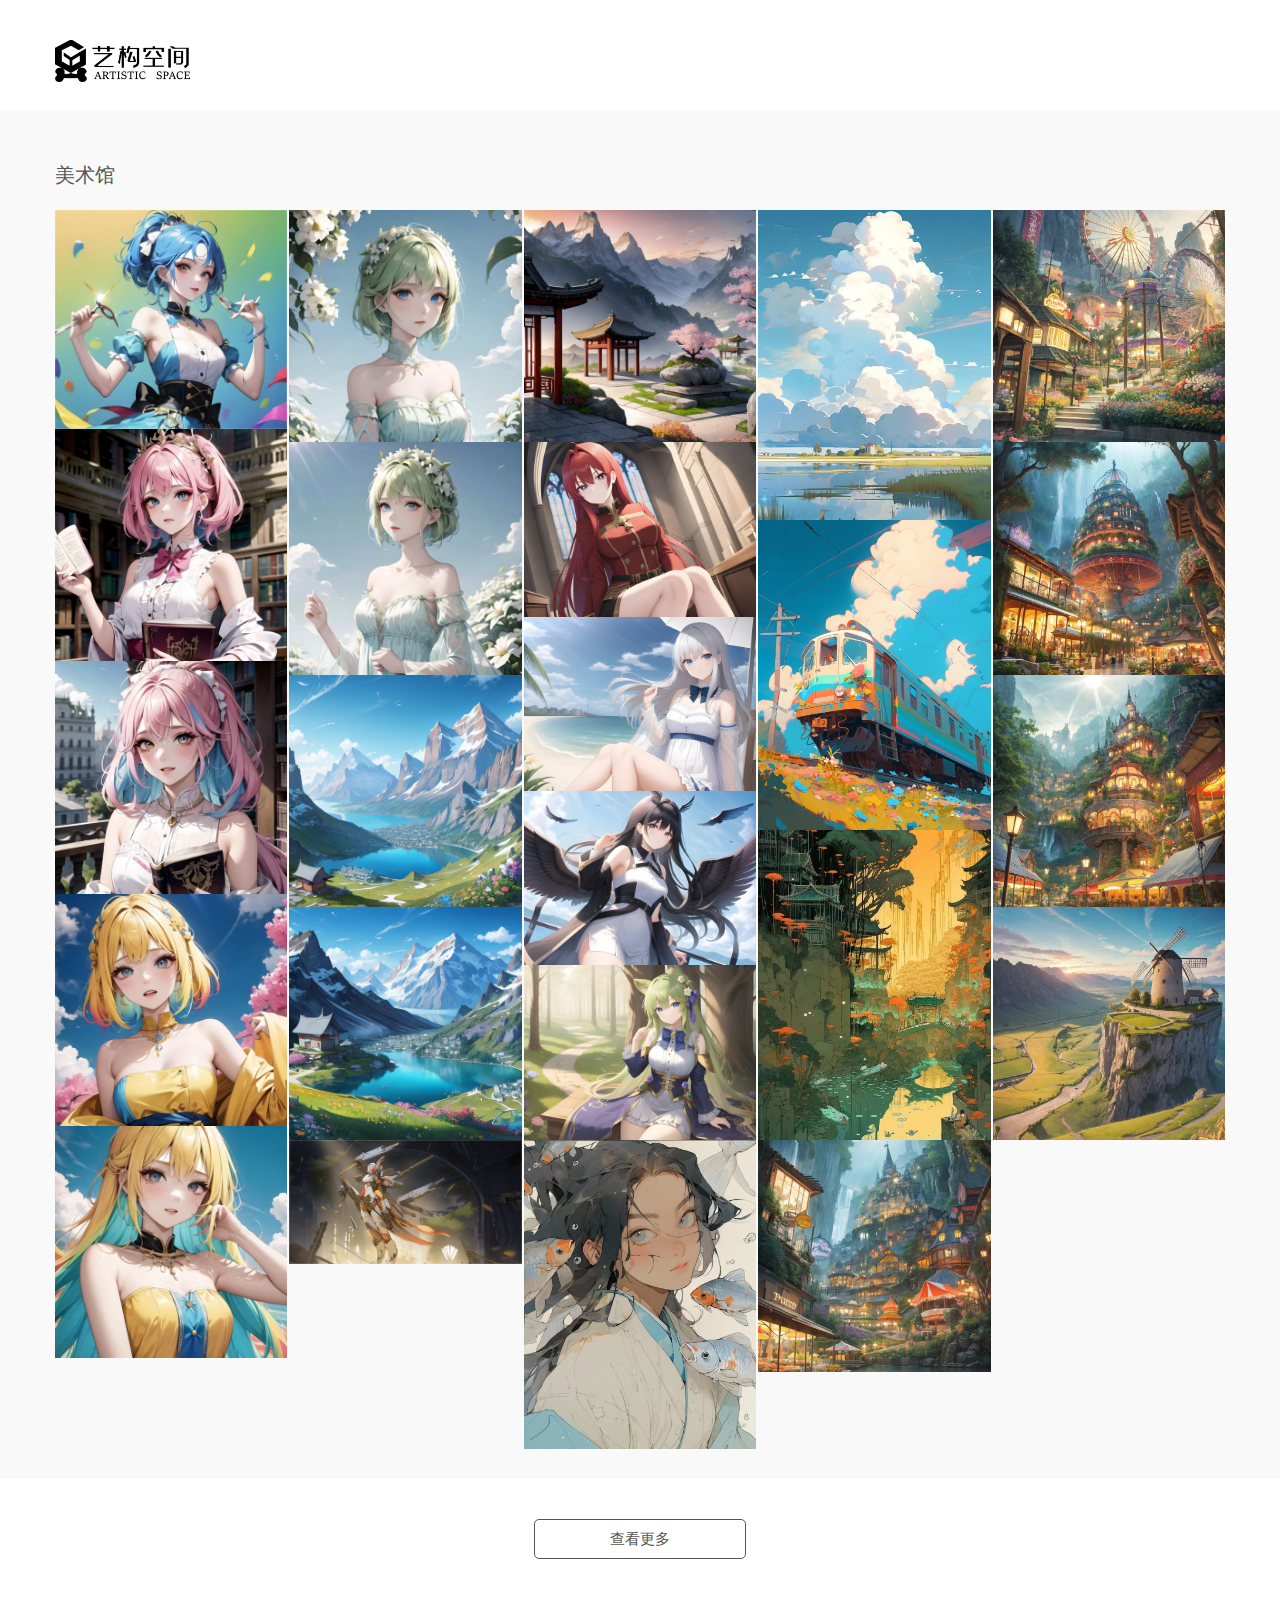
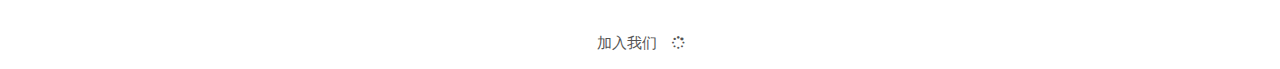
<file: art gallery.html>
<!DOCTYPE html>
<html lang="zn-ch">

<head>
    <meta charset="UTF-8">
    <meta http-equiv="X-UA-Compatible" content="IE=edge">
    <meta name="viewport" content="width=device-width, initial-scale=1.0, maximum-scale=1,user-scalable=no">
    <title>全部画师</title>
    <link rel="stylesheet" href="static/css/bootstrap.min.css">
    <!-- animate css -->
    <link rel="stylesheet" href="static/css/animate.min.css">
    <!-- meanmenu css -->
    <link rel="stylesheet" href="static/css/meanmenu.min.css">
    <!-- owl.carousel css -->
    <link rel="stylesheet" href="static/css/owl.carousel.css">
    <!-- icofont css -->
    <link rel="stylesheet" href="static/css/icofont.css">
    <!-- Nivo css -->
    <link rel="stylesheet" href="static/css/nivo-slider.css">
    <!-- animaton text css -->
    <link rel="stylesheet" href="static/css/animate-text.css">
    <!-- datepicker css -->
    <link rel="stylesheet" href="static/css/bootstrap-datepicker.min.css">
    <!-- Metrial iconic fonts css -->
    <link rel="stylesheet" href="static/css/material-design-iconic-font.min.css">
    <!-- style css -->
    <link rel="stylesheet" href="static/css/style.css">
    <!-- responsive css -->
    <link rel="stylesheet" href="static/css/responsive.css">
    <!-- color css -->
    <link href="static/css/skin-default.css" rel="stylesheet">
    <!--  -->
    <link rel="stylesheet" href="static/css/classify.less" />

    <script src="static/js/classify.js"></script>
    <link rel="stylesheet" href="static/css/art_gallery.css" />


</head>


<body>
    <!--logo menu area start-->
    <div id="sticker" class="logo-menu-area header-area-2">
        <div class="container d-none d-md-block heightrow">
            <div class="row heightrow">
                <div class="col-lg-3 mt15">
                    <div class="logo">
                        <a href=""><img src="static/picture/lg2.png" alt="" style="width: 50%;"></a>
                    </div>
                </div>
            </div>
        </div>
        <!-- mobile-menu-area start -->
        <div class="mobile-menu-area">
            <div class="container">
                <div class="logo-02">
                    <a href=""><img src="static/picture/lg.png" alt="#"></a>
                </div>
            </div>
        </div>
        <!--mobile menu area end-->
    </div>
    <!--logo menu area end-->
    <!-- body -->
    <div class="upcomming-events-area off-white ptb30 mtb30">
        <div class="container">
            <div class="row">
                <div class="col-12">
                    <h1 class="section-title">美术馆</h1>
                    <div class="pt"></div>
                    <div class="total-upcomming-event">
                        <div class="waterfall">
                            <img src="static/aipicture/1.jpg" alt="">
                            <img src="static/aipicture/2.jpg" alt="">
                            <img src="static/aipicture/3.jpg" alt="">
                            <img src="static/aipicture/4.jpg" alt="">
                            <img src="static/aipicture/5.jpg" alt="">
                            <img src="static/aipicture/6.jpg" alt="">
                            <img src="static/aipicture/7.jpg" alt="">
                            <img src="static/aipicture/8.jpg" alt="">
                            <img src="static/aipicture/9.jpg" alt="">
                            <img src="static/aipicture/10.jpg" alt="">
                            <img src="static/aipicture/11.jpg" alt="">
                            <img src="static/aipicture/12.jpg" alt="">
                            <img src="static/aipicture/13.jpg" alt="">
                            <img src="static/aipicture/14.jpg" alt="">
                            <img src="static/aipicture/15.jpg" alt="">
                            <img src="static/aipicture/16.jpg" alt="">
                            <img src="static/aipicture/17.jpg" alt="">
                            <img src="static/aipicture/18.jpg" alt="">
                            <img src="static/aipicture/19.jpg" alt="">
                            <img src="static/aipicture/20.jpg" alt="">
                            <img src="static/aipicture/21.jpg" alt="">
                            <img src="static/aipicture/22.jpg" alt="">
                            <img src="static/aipicture/23.jpg" alt="">
                            <img src="static/aipicture/24.jpg" alt="">

                        </div>



                    </div>
                </div>
            </div>

        </div>
    </div>
    </div>
    <!-- body_end -->
    <div class="price-btn  pt10 pb60" style="text-align:center"> <a class="btn-def bnt-2 big"
            href="art gallery.html">查看更多</a>
    </div>

    <div class="row">
        <div class="col-12">
            <a class="all-events uppercase text-center" href="#">加入我们<i class="zmdi zmdi-spinner"></i></a>
        </div>
    </div>
    </div>
    </div>


</body>

</html>
</file>
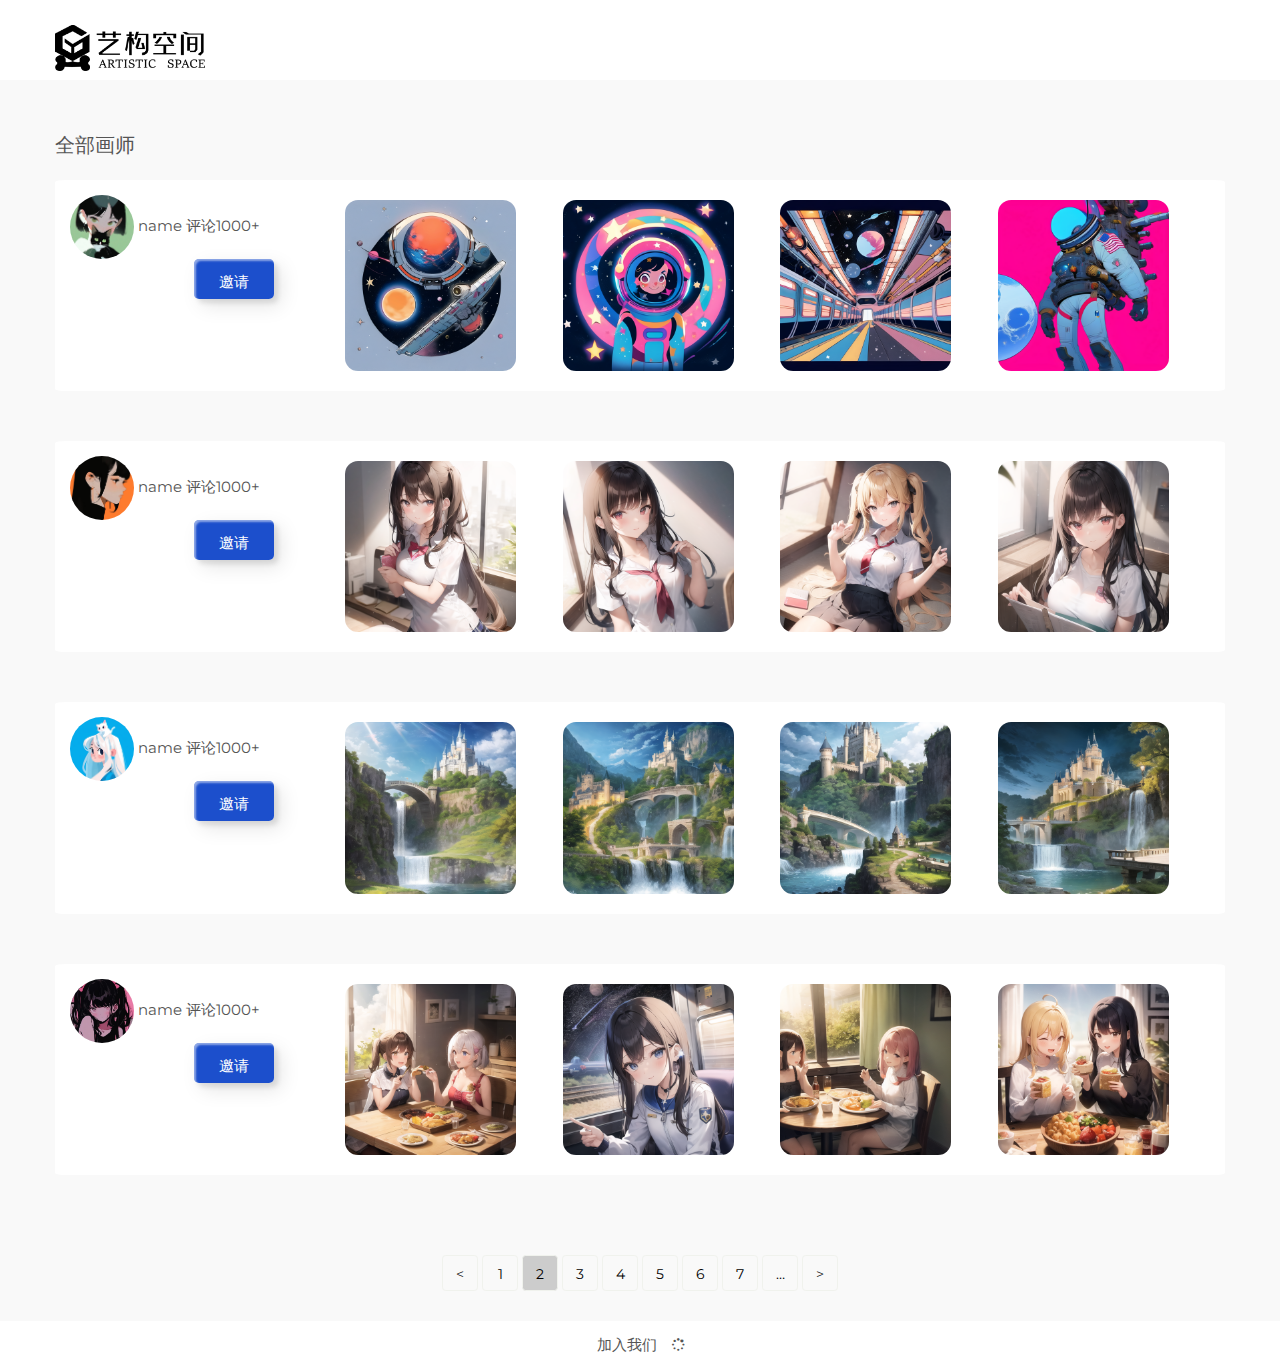
<file: classify01.html>
<!DOCTYPE html>
<html lang="zn-ch">

<head>
    <meta charset="UTF-8">
    <meta http-equiv="X-UA-Compatible" content="IE=edge">
    <meta name="viewport" content="width=device-width, initial-scale=1.0, maximum-scale=1,user-scalable=no">
    <title>全部画师</title>
    <link rel="stylesheet" href="static/css/bootstrap.min.css">
    <!-- animate css -->
    <link rel="stylesheet" href="static/css/animate.min.css">
    <!-- meanmenu css -->
    <link rel="stylesheet" href="static/css/meanmenu.min.css">
    <!-- owl.carousel css -->
    <link rel="stylesheet" href="static/css/owl.carousel.css">
    <!-- icofont css -->
    <link rel="stylesheet" href="static/css/icofont.css">
    <!-- Nivo css -->
    <link rel="stylesheet" href="static/css/nivo-slider.css">
    <!-- animaton text css -->
    <link rel="stylesheet" href="static/css/animate-text.css">
    <!-- datepicker css -->
    <link rel="stylesheet" href="static/css/bootstrap-datepicker.min.css">
    <!-- Metrial iconic fonts css -->
    <link rel="stylesheet" href="static/css/material-design-iconic-font.min.css">
    <!-- style css -->
    <link rel="stylesheet" href="static/css/style.css">
    <!-- responsive css -->
    <link rel="stylesheet" href="static/css/responsive.css">
    <!-- color css -->
    <link href="static/css/skin-default.css" rel="stylesheet">
    <!--  -->
    <link rel="stylesheet" href="static/css/classify.less" />
    <script src="static/js/classify.js"></script>
</head>

<body>
    <!--logo menu area start-->
    <div id="sticker" class="logo-menu-area header-area-2">
        <div class="container d-none d-md-block">
            <div class="row">
                <div class="col-lg-3 col-md-2">
                    <div class="logo">
                        <a href=""><img src="static/picture/lg2.png" alt="" class="width150"></a>
                    </div>
                </div>
                <div class="col-lg-9 col-md-10">
                    <div class="main-menu text-end">
                    </div>
                </div>
            </div>
        </div>
    </div>
    <!-- mobile -->
    <div class="mobile-menu-area">
        <div class="container">
            <div class="logo-02">
                <a href="#"><img src="static/picture/lg2.png" alt="#"></a>
            </div>
            <div class="row">
                <div class="col-xs-12">
                </div>
            </div>
        </div>
    </div>
    <!-- end -->
    <!-- body -->
    <div class="upcomming-events-area off-white ptb30">
        <div class="container">
            <div class="row">
                <div class="col-12">
                    <h1 class="section-title">全部画师</h1>
                    <div class="total-upcomming-event">
                        <div class="single-upcomming shadow-box">
                            <div class="row">
                                <div class="col-md-20">
                                    <div class="sue-pic">
                                        <a href="#"><img src="static/picture/team01.jpg" alt="" class="size64x64"></a>
                                        <span>
                                            <span>
                                                <a href="#" class="pistname">name</a>
                                            </span>
                                            <span clsss="ftr">评论1000+</span>
                                        </span>

                                        <span class="ftr">
                                            <a href="#" class="custom-btn btn-1">邀请</a>
                                            <!-- 按钮配色 #1C4FCC & #EDB542-->
                                        </span>
                                    </div>
                                </div>
                                <div class="classifyimgbox">
                                    <div class="col-md-20">
                                        <a href="static/classifyimg/05w1.jpg">
                                            <img src="static/classifyimg/05w1.jpg" alt="" class="br5">
                                        </a>
                                    </div>
                                    <div class="col-md-20">
                                        <a href="static/classifyimg/05w1.jpg">
                                            <img src="static/classifyimg/05w2.jpg" alt="" class="br5">
                                        </a>
                                    </div>
                                    <div class="col-md-20">
                                        <a href="static/classifyimg/05w3.jpg">
                                            <img src="static/classifyimg/05w3.jpg" alt="" class="br5">
                                        </a>
                                    </div>
                                    <div class="col-md-20">
                                        <a href="static/classifyimg/05w4.jpg">
                                            <img src="static/classifyimg/05w4.jpg" alt="" class="br5">
                                        </a>
                                    </div>
                                </div>
                            </div>
                        </div>
                        <div class="single-upcomming shadow-box">
                            <div class="row">
                                <div class="col-md-20">
                                    <div class="sue-pic">
                                        <a href="#">
                                            <img src="static/picture/team02.jpg" alt="" class="size64x64">
                                        </a>
                                        <span>
                                            <span>
                                                <a href="#" class="pistname">name</a>
                                            </span>
                                            <span clsss="ftr">评论1000+</span>
                                        </span>

                                        <span class="ftr">
                                            <a href="#" class="custom-btn btn-1">邀请</a>
                                            <!-- 按钮配色 #1C4FCC & #EDB542-->
                                        </span>
                                    </div>
                                </div>
                                <div class="classifyimgbox">
                                    <div class="col-md-20">
                                        <a href="static/classifyimg/02w1.jpg">
                                            <img src="static/classifyimg/06w1.jpg" alt="" class="br5">
                                        </a>
                                    </div>
                                    <div class="col-md-20">
                                        <a href="static/classifyimg/06w2.jpg">
                                            <img src="static/classifyimg/06w2.jpg" alt="" class="br5">
                                        </a>
                                    </div>
                                    <div class="col-md-20">
                                        <a href="static/classifyimg/06w3.jpg">
                                            <img src="static/classifyimg/06w3.jpg" alt="" class="br5">
                                        </a>
                                    </div>
                                    <div class="col-md-20">
                                        <a href="static/classifyimg/06w4.jpg">
                                            <img src="static/classifyimg/06w4.jpg" alt="" class="br5">
                                        </a>
                                    </div>
                                </div>
                            </div>
                        </div>
                        <div class="single-upcomming shadow-box">
                            <div class="row">
                                <div class="col-md-20">
                                    <div class="sue-pic">
                                        <a href="#">
                                            <img src="static/picture/team03.jpg" alt="" class="size64x64">
                                        </a>
                                        <span>
                                            <span>
                                                <a href="#" class="pistname">name</a>
                                            </span>
                                            <span clsss="ftr">评论1000+</span>
                                        </span>

                                        <span class="ftr">
                                            <a href="#" class="custom-btn btn-1">邀请</a>
                                            <!-- 按钮配色 #1C4FCC & #EDB542-->
                                        </span>
                                    </div>
                                </div>
                                <div class="classifyimgbox">
                                    <div class="col-md-20">
                                        <a href="static/classifyimg/07w1.jpg">
                                            <img src="static/classifyimg/07w1.jpg" alt="" class="br5">
                                        </a>
                                    </div>
                                    <div class="col-md-20">
                                        <a href="static/classifyimg/07w2.jpg">
                                            <img src="static/classifyimg/07w2.jpg" alt="" class="br5">
                                        </a>
                                    </div>
                                    <div class="col-md-20">
                                        <a href="static/classifyimg/07w3.jpg">
                                            <img src="static/classifyimg/07w3.jpg" alt="" class="br5">
                                        </a>

                                    </div>
                                    <div class="col-md-20">
                                        <a href="static/classifyimg/07w4.jpg">
                                            <img src="static/classifyimg/07w4.jpg" alt="" class="br5">
                                        </a>
                                    </div>
                                </div>
                            </div>
                        </div>
                        <div class="single-upcomming shadow-box">
                            <div class="row">
                                <div class="col-md-20">
                                    <div class="sue-pic">
                                        <a href="#"><img src="static/picture/team04.jpg" alt="" class="size64x64"></a>
                                        <span>
                                            <span>
                                                <a href="#" class="pistname">name</a>
                                            </span>
                                            <span clsss="ftr">评论1000+</span>
                                        </span>

                                        <span class="ftr">
                                            <a href="#" class="custom-btn btn-1">邀请</a>
                                            <!-- 按钮配色 #1C4FCC & #EDB542-->
                                        </span>
                                    </div>
                                </div>
                                <div class="classifyimgbox">
                                    <div class="col-md-20">
                                        <a href="static/classifyimg/04w1.jpg">
                                            <img src="" alt="" class="br5"
                                                onerror='this.src="static/classifyimg/04w1.jpg"'>
                                        </a>
                                    </div>
                                    <div class="col-md-20">
                                        <a href="static/classifyimg/04w2.jpg">
                                            <img src="static/classifyimg/04w2.jpg" alt="" class="br5">
                                        </a>
                                    </div>
                                    <div class="col-md-20">
                                        <a href="static/classifyimg/04w3.jpg">
                                            <img src="static/classifyimg/04w3.jpg" alt="" class="br5">
                                        </a>
                                    </div>
                                    <div class="col-md-20">
                                        <a href="static/classifyimg/04w4.jpg">
                                            <img src="static/classifyimg/04w4.jpg" alt="" class="br5">
                                        </a>
                                    </div>
                                </div>
                            </div>
                        </div>
                    </div>
                </div>
            </div>
        </div>
    </div>
    <!-- body_end -->
    <div class="fenye">
        <a href="classify.html" class="fenyea">&lt</a>
        <a href="classify.html" class="fenyea">1</a>
        <a href="classify01.html" class="fenyea now">2</a>
        <a href="" class="fenyea">3</a>
        <a href="" class="fenyea">4</a>
        <a href="" class="fenyea">5</a>
        <a href="" class="fenyea">6</a>
        <a href="" class="fenyea">7</a>
        <a href="" class="fenyea">…</a>
        <a href="" class="fenyea">&gt</a>
    </div>
    <div class="row">
        <div class="col-12">
            <a class="all-events uppercase text-center" href="#">加入我们<i class="zmdi zmdi-spinner"></i></a>
        </div>
    </div>
    </div>
    </div>

</body>

</html>
</file>
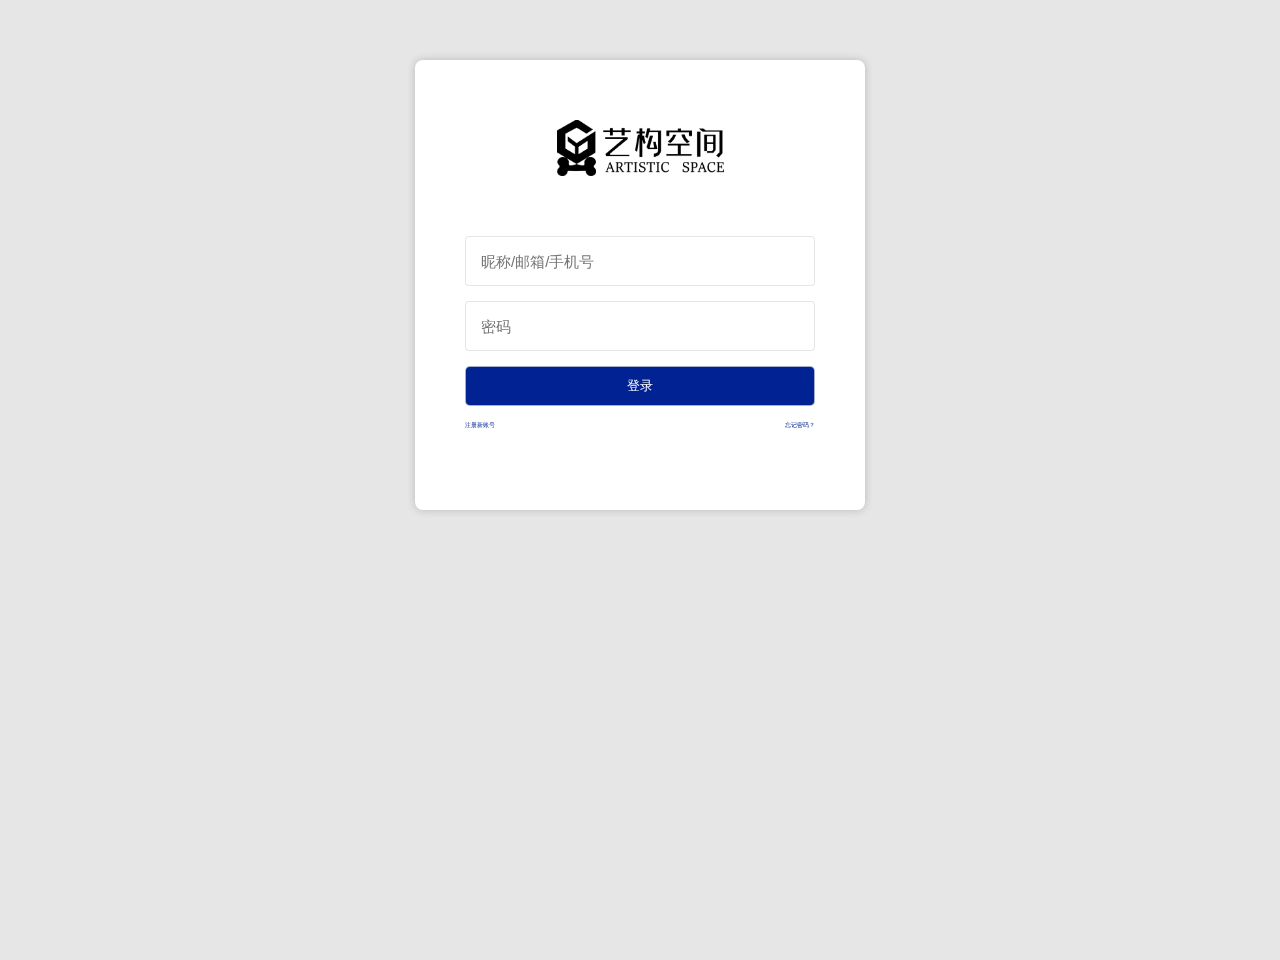
<file: login.html>
<!DOCTYPE html>
<html>

<head>
    <meta name="description"
        content="Sparrk – Event & Conference HTML5 Template is a powerful HTML 5 Template. Build whatever you like with this template that looks effortlessly on-point in conference, consultations, courses, event, exhibition, landing page, meeting, responsive, seminar, startupetc. With all it features you can build something greater. It is ultimate flexible with loads of nice options and features.">
    <meta name="viewport" content="width=device-width, initial-scale=1.0, maximum-scale=1,user-scalable=no">
    <link rel="stylesheet" href="../static/css/login-register.css">
    <title>欢迎登录</title>
</head>

<body>
    <!-- 登录框 -->
    <div class="login-box">
        <div class="div-loge">
            <a href="index.html"><img src=" static/picture/lg2.png" alt="" class="loge"></a>
        </div>
        <form action="#" class="form">
            <div>
                <div class="div-input">
                    <input type="text" placeholder="昵称/邮箱/手机号" autocomplete="off">
                </div>
            </div>
            <div>
                <div class="div-input">
                    <input type="password" placeholder="密码">
                </div>
            </div>
            <button type="submit" class="btn">登录</button>
            <div class="forgetpassword-register">
                <div><a href="register.html">注册新账号</a></div>
                <div><a href="#">忘记密码？</a></div>
            </div>
        </form>
    </div>
</body>

</html>
</file>
<file: static/css/nivo-slider.css>
.nivoSlider {
    position: relative;
    width: 100%;
    height: auto;
    overflow: hidden;
}

.nivoSlider img {
    position: absolute;
    top: 0;
    left: 0;
    overflow: hidden;
    width: auto;
    max-width: none
}

.nivo-main-image {
    display: block !important;
    position: relative !important;
    width: 100% !important
}

.nivoSlider a.nivo-imageLink {
    position: absolute;
    top: 0;
    left: 0;
    width: 100%;
    height: 100%;
    border: 0;
    padding: 0;
    margin: 0;
    z-index: 6;
    display: none;
    background: white;
    filter: alpha(opacity=0);
    opacity: 0
}

.nivo-slice {
    display: block;
    position: absolute;
    z-index: 5;
    height: 100%;
    top: 0
}

.nivo-box {
    display: block;
    position: absolute;
    z-index: 5;
    overflow: hidden
}

.nivo-box img {
    display: block
}

.nivo-caption {
    position: absolute;
    left: 0;
    bottom: 0;
    background: #000;
    color: #fff;
    width: 100%;
    z-index: 8;
    padding: 5px 10px;
    opacity: .8;
    overflow: hidden;
    display: none;
    -moz-opacity: .8;
    filter: alpha(opacity=8);
    -webkit-box-sizing: border-box;
    -moz-box-sizing: border-box;
    box-sizing: border-box
}

.nivo-caption p {
    padding: 5px;
    margin: 0
}

.nivo-html-caption {
    display: none
}

.nivo-directionNav a {
    position: absolute;
    top: 45%;
    z-index: 9;
    cursor: pointer
}

.nivo-prevNav {
    left: 0
}

.nivo-nextNav {
    right: 0
}

.nivo-controlNav {
    text-align: center;
    padding: 15px 0
}

.nivo-controlNav a {
    cursor: pointer
}

.nivo-controlNav a.active {
    font-weight: bold
}
</file>
<file: static/css/style.css>
/*-----------------------------------------------------------------------------------

    Template Name: Spark Event Template 
    Template URI: http://bootexperts.com
    Description: This is html5 template
    Author: BootExperts
    Author URI: http://bootexperts.com
    Version: 1.0

-----------------------------------------------------------------------------------
    
    CSS INDEX
    ===================
    1. Theme Default CSS (body, link color, section etc)
    2.  Google Fonts
    3.  Header
    4. Main Menu
    5. Slider
    6. about-section
    7. What happen area
    8. speaker section
    9. Full Width Video Area
    10. pricing table area
    11. special offer
    12. counter section
    13. call to acton
    14. map area
    15. information area
    16. footer area
    17. Home-02
    18. slider-02
    19. event apps
    20. total feed
    21. testimonial-02 area
    22.timeline
    23.breadcrumb
    24.widhget
    25. single-blog
    26. comments
    27. event details
    28. event shedule area
    29. sicky menu
    30. Home varsion
    31. Scroll UP
-----------------------------------------------------------------------------------*/
/*----------------------------------------*/
/*  1.  Theme default CSS
/*----------------------------------------*/
/*----------------------------------------*/
/*  2.  Google Fonts
/*----------------------------------------*/
@import 'css.css';

:root {
    --color-primary: #1C4FCC;
    --color-white: #e9e9e9;
    --color-black: #141d28;
    --color-black-1: #212b38;
}

html,
body {
    height: 100%;
    font-family: 'Montserrat', sans-serif;
    font-size: 15px;
    color: #555;
    line-height: 25px;
}

.floatleft {
    float: left
}

.floatright {
    float: right
}

.alignleft {
    float: left;
    margin-right: 15px;
    margin-bottom: 15px;
}

.alignright {
    float: right;
    margin-left: 15px;
    margin-bottom: 15px;
}

.aligncenter {
    display: block;
    margin: 0 auto 15px;
}

input:focus {
    outline: 0;
}

a:focus {
    outline: 0px solid
}

img {
    max-width: 100%;
    height: auto;
}

.fix {
    overflow: hidden
}

p {
    margin: 0 0 15px
}

h1,
h2,
h3,
h4,
h5,
h6 {
    margin: 0 0 10px
}

h1 {
    font-family: 'Poppins', sans-serif
}

a {
    -webkit-transition: all 0.3s ease 0s;
    transition: all 0.3s ease 0s;
    text-decoration: none;
    color: #555;
}

a:hover {
    color: #1C4FCC;
    text-decoration: none;
}

a:active,
a:hover {
    outline: 0 none
}

ul {
    list-style: outside none none;
    margin: 0;
    padding: 0;
}

.clear {
    clear: both
}

.owl-carousel {
    touch-action: manipulation;
}

::-moz-selection {
    background: #b3d4fc;
    text-shadow: none;
}

::selection {
    background: #b3d4fc;
    text-shadow: none;
}

.browserupgrade {
    margin: 0.2em 0;
    background: #ccc;
    color: #000;
    padding: 0.2em 0;
}

.pt5 {
    padding-top: 5px
}

.pt10 {
    padding-top: 10px
}

.pb10 {
    padding-bottom: 10px
}

.pt15 {
    padding-top: 15px
}

.pb15 {
    padding-bottom: 15px
}

.pt20 {
    padding-top: 20px
}

.pb20 {
    padding-bottom: 20px
}

.pt25 {
    padding-top: 25px
}

.pb25 {
    padding-bottom: 25px
}

.pt30 {
    padding-top: 30px
}

.pb30 {
    padding-bottom: 30px
}


.pt40 {
    padding-top: 40px
}

.pb40 {
    padding-bottom: 40px
}

.pt50 {
    padding-top: 50px
}

.pb50 {
    padding-bottom: 50px
}

.pb60 {
    padding-bottom: 60px
}

.pt80 {
    padding-top: 80px
}

.pt90 {
    padding-top: 90px
}

.pb30 {
    padding-bottom: 30px
}

.mt5 {
    margin-top: 5px
}

.mt10 {
    margin-top: 10px
}

.mb10 {
    margin-bottom: 10px
}

.mt15 {
    margin-top: 15px
}

.mb15 {
    margin-bottom: 15px
}

.ptb20 {
    padding: 20px 0
}

.mt20 {
    margin-top: 20px
}

.mb20 {
    margin-bottom: 20px
}

.mt25 {
    margin-top: 25px
}

.mb25 {
    margin-bottom: 25px
}

.mt30 {
    margin-top: 30px
}

.mb30 {
    margin-bottom: 30px
}

.mt40 {
    margin-top: 40px
}

.mb40 {
    margin-bottom: 40px
}

.mt50 {
    margin-top: 50px
}

.mb50 {
    margin-bottom: 50px
}

.mtb50 {
    margin: 50px 0
}

.ptb50 {
    padding: 50px 0
}

.mt55 {
    margin-top: 55px
}

.mb55 {
    margin-bottom: 55px
}

.mt70 {
    margin-top: 70px
}

.mb70 {
    margin-bottom: 70px
}

.mt90 {
    margin-top: 90px
}

.mb90 {
    margin-bottom: 90px
}

.pt85 {
    padding-top: 85px
}

.pb85 {
    padding-bottom: 85px
}

.pb90 {
    padding-bottom: 90px
}

.pb90 {
    padding-bottom: 90px
}

.ptb90 {
    padding: 90px 0
}

.mt100 {
    margin-top: 100px
}

.mb100 {
    margin-bottom: 100px
}

.pt100 {
    padding-top: 100px
}

.pb100 {
    padding-bottom: 100px
}

.ptb100 {
    padding: 100px 0px
}

.ptbm100 {
    padding: 100px 100px
}

.ptb30 {
    padding: 30px 0px
}

.mtb30 {
    margin: 30px 0;
}

.uppercase {
    text-transform: uppercase
}

/* bg color */
.off-white {
    background: #f9f9f9
}

.wrapper {
    background: #fff
}

/*----------------------------------------*/
/* 3.  Header
/*----------------------------------------*/
.header-top {
    color: #999;
    font-size: 13px;
}

.phone {
    float: left
}

.email {
    float: left;
    margin-left: 30px;
}

.header-top i {
    margin-right: 10px;
    font-size: 20px;
}

.login {
    float: left
}

.register {
    float: left;
    margin-left: 30px;
}

.login-register {
    float: right
}

.header-top {
    color: #ddd;
    font-size: 13px;
    height: 50px;
    line-height: 48px;
    background: rgba(0, 0, 0, 0.2);
}

.header-top a {
    color: #ddd
}

.header-top a:hover {
    color: #1C4FCC
}

/*----------------------------------------*/
/* 4. Main Menu
/*----------------------------------------*/
ul li {
    display: inline-block
}



.main-menu ul li a {
    color: #ddd
}

.logo-menu-area {
    padding: 0px 0px;
    height: 80px;
}

.main-menu ul li {
    margin-right: 40px
}

.main-menu ul li:last-child {
    margin: 0
}

.header-area {
    left: 0;
    position: absolute;
    top: 0;
    width: 100%;
    /* height: 80px; */
    z-index: 999;
}

.main-menu ul li a:hover {
    color: #1C4FCC
}

.main-menu li.current a {
    color: #1C4FCC
}

/* 菜单栏下拉表单start */
.main-menu {
    height: 50px;
}

.heght100 {
    height: 100%;
}

.heght100 ul {
    height: 100%;
}

.heght100 ul li {
    height: 100%;
}

.dropdown-menu {
    display: none;
}

.main-menu ul li:hover .dropdown-menu {
    width: 50px;
    text-align: center;
    display: block;
    border-radius: .5rem;
    /* 菜单定位 */
    position: absolute;
    left: 65%;
    top: 100%;
    background-color: rgba(0, 0, 0, .6);
}

.main-menu ul li:hover .dropdown-menu ul {
    display: block;
    margin: 10px;
}

.main-menu ul li:hover .dropdown-menu ul li {
    width: 120px;
    padding: 5px;
}

/* 菜单栏下拉表单end */

/* slider */
.header-slider-area {
    position: relative;
}

.nivo-caption {
    background: transparent none repeat scroll 0 0;
    bottom: auto;
    color: #fff;
    height: auto;
    left: 0;
    opacity: 1;
    -ms-filter: "progid:DXImageTransform.Microsoft.Alpha(Opacity=100)";
    overflow: hidden;
    padding: 0;
    top: 50%;
    -webkit-transform: translateY(-50%);
    transform: translateY(-50%);
}

.slide1-text p {
    font-size: 18px;
    line-height: 48px;
    padding: 0;
    text-transform: uppercase;
}

.slide1-text .cap-title h1 {
    font-family: "Source Sans Pro", sans-serif;
    font-size: 46px;
    line-height: 44px;
    margin: 0;
    text-transform: uppercase;
    font-weight: 700;
}

.event-date {
    float: left;
    margin-right: 30px;
}

.event-location {
    float: left
}

.date-address i {
    font-size: 20px;
    margin-right: 15px;
}

.date-address {
    line-height: 48px;
    margin: 10px 0;
    overflow: hidden;
}

.nivoSlider img {
    height: 100vh !important;
}

.nivoSlider {
    background-image: url(../picture/slider1.jpg);
}

/* btn-style */
a.btn-def {
    border: 1px solid #f1f1f1;
    border-radius: 5px;
    color: #f1f1f1;
    display: inline-block;
    padding: 15px 30px;
    text-transform: uppercase;
}

a.btn-def:hover {
    background: #ff004d none repeat scroll 0 0;
    border: 1px solid #1C4FCC;
    color: #fff;
}

a.btn-def.bnt-2 {
    border: 1px solid #555;
    color: #555;
    padding: 10px 20px;
}

a.btn-def.bnt-2:hover {
    border: 1px solid #1C4FCC;
    color: #f1f1f1;
}

a.btn-def.bnt-2.small {
    padding: 10px 20px
}

a.btn-def.bnt-2.big {
    line-height: 16px;
    padding: 11px 75px;
}

.btn-def.bnt-3.red-color {
    background: #ff004d none repeat scroll 0 0;
    border-color: #1C4FCC;
    color: #fff;
    padding: 9px 33px;
}

.btn-def.bnt-3.red-color:hover {
    background: transparent none repeat scroll 0 0;
    color: #1C4FCC;
}

/* end btn style */
/*----------------------------------------*/
/* 5. Slider
/*----------------------------------------*/
.slider-btn {
    padding-top: 10px
}

.down-arrow {
    bottom: 30px;
    left: 50%;
    position: absolute;
    -webkit-transform: translateX(-50%);
    transform: translateX(-50%);
    z-index: 99;
}

.down-arrow a {
    border: 1px solid #f1f1f1;
    border-radius: 100%;
    height: 50px;
    line-height: 46px;
    text-align: center;
    width: 50px;
    display: block;
    color: #f1f1f1;
}

.down-arrow a:hover {
    border: 1px solid #1C4FCC;
    background: #1C4FCC;
    color: #f1f1f1;
}

.home-02 .down-arrow {
    display: none
}

/*----------------------------------------*/
/* 6. about-section
/*----------------------------------------*/
.section-title {
    color: #555555;
    font-size: 20px;
    line-height: 30px;
    margin: 20px 0 20px;
    text-transform: uppercase;
}

.sub-title {
    color: #555555;
    font-family: montserrat;
    font-size: 18px;
}

.descp>p {
    color: #888888;
    line-height: 25px;
    margin: 0;
}

.about-step {
    margin-bottom: 20px
}

.about-top {
    margin-bottom: 40px
}

.total-step {
    border-left: 2px solid #aaaaaa;
    padding-left: 40px;
}

.about-step:last-child {
    margin: 0
}

.about-right>ul li {
    color: #555;
    display: block;
    font-size: 18px;
    line-height: 50px;
}

.about-right>ul li i {
    font-size: 22px;
    margin-right: 15px;
}

.about-btn {
    margin-top: 15px
}

.about-right {
    border: 10px solid #f7f7f7;
    padding: 35px 40px 50px;
}

.nav.happen-tab {
    position: relative;
    display: block;
    z-index: 1;
}

.nav.happen-tab:before {
    background: #999999 none repeat scroll 0 0;
    content: "";
    height: 1px;
    left: 0;
    position: absolute;
    top: 50%;
    -webkit-transform: translateY(-50%);
    transform: translateY(-50%);
    width: 100%;
    z-index: -1;
}

/*----------------------------------------*/
/* 7. What happen area
/*----------------------------------------*/
.tab-menu-list ul li {
    display: inline-block;
    margin-right: 25px;
}

.tab-menu-list li a {
    background: #fff none repeat scroll 0 0;
    border: 1px solid #999;
    border-radius: 4px;
    color: #555;
    font-size: 18px;
    font-weight: 700;
    padding: 20px 30px;
    display: block;
}

.tab-menu-list li a.active,
.tab-menu-list li:hover a {
    background: var(--color-primary)none repeat scroll 0 0;
    color: #fff;
    border-color: #1C4FCC;
}

.happen-icon {
    float: left;
    font-size: 40px;
    line-height: 35px;
    text-align: center;
    width: 70px;
}

.happen-time-date>h3 {
    font-size: 18px;
    margin-bottom: 5px;
}

.happen-time-date {
    display: inline-block
}

.happen-time-date>p {
    color: #888888;
    margin: 0;
}

.happen-heading {
    font-size: 18px;
    line-height: 16px;
    margin-bottom: 30px;
}

.happen-text>p {
    line-height: 14px;
    margin-bottom: 10px;
}

.happen-text {
    display: inline-block;
    padding: 40px 20px;
}

.happen-img {
    float: left;
    width: 150px;
    /* height: 150px; */
}

.happenimg {
    width: 150px;
    height: 150px;
    border-radius: 5%;
}

.happen-top {
    background: #fff none repeat scroll 0 0;
    padding: 20px 10px;
}

/*----------------------------------------*/
/* 8. speaker section
/*----------------------------------------*/
.social-icon ul {
    display: flex;
    justify-content: center;
}

.social-icon li a {
    border: 1px solid #dddddd;
    border-radius: 4px;
    color: #999999;
    display: block;
    font-size: 20px;
    height: 45px;
    line-height: 40px;
    text-align: center;
    width: 45px;
}

.speaker-deg {
    line-height: 20px;
    margin-bottom: 10px;
}

.speaker-name {
    color: #333;
    margin-bottom: 5px;
    font-size: 18px;
}

.single-speaker>img {
    width: 330px;
    height: 330px;
    border-radius: 100%;
    margin-bottom: 25px;
}

.social-icon li {
    margin-right: 15px
}

.social-icon li a:hover {
    background: var(--color-primary)none repeat scroll 0 0;
    border: 1px solid #1C4FCC;
    color: #fff;
}

.single-speaker {
    background: #f9f9f9 none repeat scroll 0 0;
    padding: 30px 15px;
}

.shadow-box {
    -webkit-transition: all 0.3s ease 0s;
    transition: all 0.3s ease 0s;
    border-radius: 1%;
}

.shadow-box:hover {
    box-shadow: 0 1px 20px rgba(0, 0, 0, 0.2)
}

.social-icon li:last-child {
    margin: 0
}

.total-speaker {
    margin: 0;
}

.total-speaker .speaker-item {
    padding: 15px;
}

.crasoule-btn .owl-controls .owl-buttons div {
    background: transparent none repeat scroll 0 0;
    border: 2px solid #999;
    color: #999;
    font-size: 20px;
    height: 40px;
    left: 0;
    line-height: 35px;
    margin: 0;
    opacity: 0;
    -ms-filter: "progid:DXImageTransform.Microsoft.Alpha(Opacity=0)";
    padding: 0;
    position: absolute;
    top: 50%;
    -webkit-transform: translateY(-50%);
    transform: translateY(-50%);
    -webkit-transition: all 0.3s ease 0s;
    transition: all 0.3s ease 0s;
    width: 40px;
}

.crasoule-btn .owl-controls .owl-buttons div:hover {
    border: 2px solid #1C4FCC;
    color: #1C4FCC;
}

.crasoule-btn:hover .owl-controls .owl-buttons div {
    opacity: 1;
    -ms-filter: "progid:DXImageTransform.Microsoft.Alpha(Opacity=100)";
}

.crasoule-btn .owl-controls .owl-buttons .owl-next {
    left: auto;
    right: 0;
}

.owl-theme .owl-controls {
    margin-top: 0
}

.sue-pic>a>img {
    border-radius: 100%
}

.sue-pic {
    float: left;
    margin: 0 0 15px 0;
    /* width: 225px; */
}

.sue-date-time {
    display: inline-block;
    padding: 43px 0;
}

.sue-date-time span {
    display: block
}

.uc-icon {
    float: left;
    font-size: 45px;
    width: 23%;
    padding-top: 13px;
}

.uc-event-title>a {
    color: #555;
    float: left;
    padding-top: 10px;
    width: 77%;
}

.single-upcomming {
    background: #fff none repeat scroll 0 0;
    float: left;
    margin-bottom: 50px;
    min-height: 180px;
    padding: 15px 15px;
    width: 100%;
}

.uc-event-title {
    overflow: hidden;
    padding-top: 45px;
}

.venu-no {
    padding-top: 65px
}

.upcomming-ticket {
    padding-top: 55px
}

.uc-event-title>a:hover {
    color: #1C4FCC
}

/* .single-upcomming:last-child { margin: 0 } */
.all-events i {
    margin-left: 15px
}

.all-events {
    background: #fff none repeat scroll 0 0;
    display: block;
    height: 50px;
    line-height: 47px;
}

.right-app {
    background: rgba(0, 0, 0, 0) url("../image/app-bg.jpg") no-repeat scroll 0 0 / cover;
    border-left: 1px solid #aaa;
    overflow: hidden;
    padding: 55px 100px 75px;
}

.apps-cont {
    border: 1px solid #aaa;
    overflow: hidden;
}

.left-app {
    background-color: #fff;
    float: left;
    max-width: 100%;
    padding: 40px 100px 0 49px;
}

.right-app>p {
    line-height: 25px;
    margin: 0;
}

.app-store>a {
    display: inline-block
}

.app-store a+a {
    margin-left: 25px
}

.app-store {
    margin-top: 35px
}

.right-app h1 {
    line-height: 30px;
    margin-bottom: 20px;
}

/*----------------------------------------*/
/* 9. Full Width Video Area
/*----------------------------------------*/
#video-bg {
    width: 100%
}

.ready-to-play {
    height: 400px;
    overflow: hidden;
    position: relative;
    z-index: 2;
}

.video-text {
    background: rgba(0, 0, 0, 0) url("../image/video-bg.jpg") no-repeat scroll center center;
    background-size: cover;
    height: 100%;
    left: 0;
    position: absolute;
    top: 0;
    width: 100%;
    z-index: 999;
    color: #fff;
}

.tb-t {
    display: table;
    height: 100%;
    margin: auto;
    width: 560px;
}

.tb-c {
    display: table-cell;
    vertical-align: middle;
}

#polina button {
    background: rgba(0, 0, 0, 0) none repeat scroll 0 0;
    border: 0;
    border-radius: 100%;
    color: #999999;
    font-size: 60px;
}

.video-text h4 {
    margin-bottom: 15px
}

.video-text h1 {
    margin-bottom: 25px
}

.video-text p {
    margin: 25px 0 0
}

/*----------------------------------------*/
/* 10. pricing table area
/*----------------------------------------*/
.single-pricing-table {
    background: #f9f9f9 none repeat scroll 0 0
}

.adv-area li {
    color: #333;
    display: block;
    line-height: 30px;
    position: relative;
}

.adv-area li:before {
    content: "";
    font-family: material-design-iconic-font;
    padding-right: 20px;
}

.adv-area li.disable:before {
    content: ""
}

.adv-area li.disable {
    color: #aaaaaa;
    cursor: no-drop;
}

.price-tag span {
    background: #fff none repeat scroll 0 0;
    border: 1px solid #dddddd;
    border-radius: 4px;
    display: inline-block;
    font-size: 18px;
    height: 60px;
    line-height: 56px;
    position: relative;
    width: 260px;
    z-index: 5;
}

.price-icon {
    border: 5px solid #ddd;
    border-radius: 100%;
    display: inline-block;
    height: 105px;
    line-height: 90px;
    position: relative;
    text-align: center;
    top: -10px;
    width: 105px;
    z-index: 1;
}

.adv-area>ul {
    display: inline-block;
    text-align: left;
}

.adv-area {
    border: 1px solid #dddddd;
    padding: 25px 0;
}

/* testimonial */
.single-testimonial {
    margin: auto;
    width: 575px;
}

.single-testimonial h1 {
    line-height: 28px
}

.author-deg {
    margin-bottom: 30px
}

.header-bdr h1 {
    position: relative
}

.header-bdr h1:after {
    background: #555 none repeat scroll 0 0;
    bottom: -20px;
    content: "";
    height: 2px;
    left: 50%;
    position: absolute;
    -webkit-transform: translateX(-50%);
    transform: translateX(-50%);
    width: 30px;
}

.author-img>img {
    border-radius: 100%
}

.slider-pegi.owl-theme .owl-controls .owl-page span {
    background: #fff none repeat scroll 0 0;
    border: 2px solid #555;
    border-radius: 100%;
    height: 10px;
    margin: 5px;
    opacity: 1;
    -ms-filter: "progid:DXImageTransform.Microsoft.Alpha(Opacity=100)";
    width: 10px;
}

.slider-pegi.owl-theme .owl-controls .owl-page.active span,
.slider-pegi.owl-theme .owl-controls .owl-page:hover span {
    background: #ff004d none repeat scroll 0 0;
    border-color: #1C4FCC;
}

.testi-border .owl-pagination {
    position: relative
}

.testi-border .owl-pagination:after {
    background: #999 none repeat scroll 0 0;
    bottom: 0;
    content: "";
    height: 2px;
    left: 50%;
    position: absolute;
    -webkit-transform: translateX(-50%);
    transform: translateX(-50%);
    width: 170px;
}

/*----------------------------------------*/
/* 11. special offer
/*----------------------------------------*/
.special-wrap {
    margin: auto;
    text-align: center;
    width: 750px;
}

.special-wrap h4 {
    margin-bottom: 20px
}

.special-wrap>p {
    margin-bottom: 25px
}

.special-offer-area {
    background: rgba(0, 0, 0, 0) url("../image/special-bg.jpg") no-repeat scroll 0 0 / cover
}

.white-color {
    color: #fff
}

.brand-area {
    background: rgba(0, 0, 0, 0) url("../image/brand-bg.jpg") no-repeat scroll 0 0 / cover;
    padding: 40px 0;
}

.single-brand {
    padding: 60px 0;
    text-align: center;
}

.active .single-brand {
    border-right: 1px solid #eee
}

.bg-overlay {
    position: relative;
    z-index: 1;
}

.bg-overlay:before {
    background: #000 none repeat scroll 0 0;
    content: "";
    height: 100%;
    left: 0;
    opacity: 0.85;
    -ms-filter: "progid:DXImageTransform.Microsoft.Alpha(Opacity=85)";
    position: absolute;
    top: 0;
    width: 100%;
    z-index: -1;
}

.white-overlay:before {
    background: #fff none repeat scroll 0 0;
    opacity: 0.8;
    -ms-filter: "progid:DXImageTransform.Microsoft.Alpha(Opacity=80)";
}

.slider-container.bg-overlay {
    z-index: 0;
    height: 100vh;
    overflow: hidden;
}

.slider-container.bg-overlay:before {
    /* 透明度50% */
    opacity: 0.5;

    -ms-filter: "progid:DXImageTransform.Microsoft.Alpha(Opacity=50)";
    z-index: 6;
}

.breadcumb-area.bg-overlay:before {
    opacity: 0.7;
    -ms-filter: "progid:DXImageTransform.Microsoft.Alpha(Opacity=70)";
}

/*----------------------------------------*/
/* 12. counter section
/*----------------------------------------*/
.count-icon {
    margin-bottom: 10px
}

.count-icon>img {
    border-radius: 100%
}

.single-count h3 {
    display: inline-block;
    font-size: 18px;
    margin: 0;
}

.single-count p {
    display: inline-block;
    margin: 0;
    font-size: 18px;
}

.animate-eff {
    position: relative;
    -webkit-transition: all 0.5s ease 0s;
    transition: all 0.5s ease 0s;
}

.animate-eff:before {
    background: rgba(0, 0, 0, 0.7) none repeat scroll 0 0;
    bottom: 10px;
    content: "";
    left: 10px;
    opacity: 0;
    -ms-filter: "progid:DXImageTransform.Microsoft.Alpha(Opacity=0)";
    pointer-events: none;
    position: absolute;
    right: 10px;
    top: 10px;
    -webkit-transform: scaleX();
    transform: scaleX();
    -webkit-transition: all 0.5s ease 0s;
    transition: all 0.5s ease 0s;
}

.animate-eff:hover:before {
    opacity: 1;
    -ms-filter: "progid:DXImageTransform.Microsoft.Alpha(Opacity=80)";
    -webkit-transform: scale(1);
    transform: scale(1);
}

.animate-eff a:after {
    border-radius: 100%;
    bottom: 0;
    color: #fff;
    content: "\f18e";
    display: block;
    font-family: material-design-iconic-font;
    font-size: 35px;
    height: 60px;
    left: 0;
    line-height: 60px;
    margin: auto;
    opacity: 0;
    -ms-filter: "progid:DXImageTransform.Microsoft.Alpha(Opacity=0)";
    position: absolute;
    right: 0;
    text-align: center;
    top: 0;
    -webkit-transform: scale(1.5);
    transform: scale(1.5);
    -webkit-transition: all 0.5s ease 0s;
    transition: all 0.5s ease 0s;
    visibility: hidden;
    width: 60px;
    z-index: 2;
    border: 2px solid #fff;
}

.animate-eff a:hover:after {
    opacity: 1;
    -ms-filter: "progid:DXImageTransform.Microsoft.Alpha(Opacity=100)";
    -webkit-transform: scale(1);
    transform: scale(1);
    visibility: visible;
}

.total-news,
.total-blog,
.slider-pegi,
.total-feed {
    margin-left: -15px;
    margin-right: -15px;
}

.total-news .news-item,
.slider-pegi .single-testi-02,
.total-feed .news-item,
.total-blog .news-item {
    padding-left: 15px;
    padding-right: 15px;
}

.news-contant h3 {
    font-size: 20px;
    line-height: 32px;
    margin-bottom: 5px;
}

.news-img {
    margin-bottom: 20px
}

.news-bottom {
    background: #f5f5f5 none repeat scroll 0 0;
    border-radius: 2px;
    padding: 10px;
}

.news-bottom a {
    color: #999;
    font-size: 13px;
    margin-right: 15px;
}

.news-bottom a:hover {
    color: #1C4FCC
}

.news-bottom a i {
    font-size: 15px;
    margin-right: 5px;
}

.read-more {
    float: right
}

.recent-news-area .section-title {
    line-height: 28px;
    margin: 0;
}

.single-news {
    padding-bottom: 10px
}

/*----------------------------------------*/
/* 13. call to acton
/*----------------------------------------*/
.cal-to-wrap {
    margin: auto;
    text-align: center;
    width: 740px;
}

input {
    border: 1px solid #555555;
    border-radius: 4px;
    height: 45px;
    line-height: 45px;
    padding: 0 10px;
}

.input-box {
    display: inline-block
}

.cal-to-wrap input {
    width: 460px;
    float: left;
}

.send-btn {
    background: rgba(0, 0, 0, 0) none repeat scroll 0 0;
    border: 1px solid #555;
    border-radius: 4px;
    color: #1C4FCC;
    font-size: 25px;
    height: 45px;
    margin: 0;
    padding: 0;
    width: 60px;
    -webkit-transition: all 0.3s ease 0s;
    transition: all 0.3s ease 0s;
}

.send-btn:hover {
    background: #1C4FCC;
    border-color: #1C4FCC;
    color: #fff;
}

.cal-to-wrap .send-btn {
    margin-left: 30px
}

.call-to-action {
    background: rgba(0, 0, 0, 0) url("../image/call-to-bg.jpg") repeat scroll 0 0 / cover
}

.call-to-action .section-title {
    line-height: 60px
}

/*----------------------------------------*/
/* 14. map area
/*----------------------------------------*/
/* input reset code */
input:-moz-placeholder,
textarea:-moz-placeholder {
    opacity: 1;
    -ms-filter: "progid:DXImageTransform.Microsoft.Alpha(Opacity=100)";
}

input::-webkit-input-placeholder,
textarea::-webkit-input-placeholder {
    opacity: 1;
    -ms-filter: "progid:DXImageTransform.Microsoft.Alpha(Opacity=100)";
}

input::-moz-placeholder,
textarea::-moz-placeholder {
    opacity: 1;
    -ms-filter: "progid:DXImageTransform.Microsoft.Alpha(Opacity=100)";
}

input:-ms-input-placeholder,
textarea:-ms-input-placeholder {
    opacity: 1;
    -ms-filter: "progid:DXImageTransform.Microsoft.Alpha(Opacity=100)";
}

/* input reset code */
.contact-map-size {
    width: 100%;
    height: 1080px;
    background: url("static/picture/bg.jpg") no-repeat center center;
    /*加载背景图*/
    /* 背景图不平铺 */
    background-size: 100%;

    background-color: #CCCCCC;
    /* 设置背景颜色，背景图加载过程中会显示背景色 */
}

.map-content {
    background: rgba(0, 0, 0, 0.8) none repeat scroll 0 0;
    width: 510px;
    height: 500px;
    border-radius: 15px;
}

.map-content input {
    -moz-border-bottom-colors: none;
    -moz-border-left-colors: none;
    -moz-border-right-colors: none;
    -moz-border-top-colors: none;
    -o-border-image: none;
    border-image: none;
    border-left: 0;
    border-radius: 0;
    border-right: 0;
    border-top: 0;
    display: block;
    width: 100%;
    background: transparent;
    height: 55px;
}

.map-content .input-box input {
    border-bottom: 1px solid #eee;
    color: #999;
}

.map-content .input-box {
    display: block
}

textarea {
    width: 100%
}

.map-content textarea {
    border: 0;
    height: 100px;
    padding: 10px;
    resize: none;
    background: transparent;
    color: #999;
}

.map-content textarea.area-text {
    border-bottom: 1px solid #eee
}

.map-area.mt100 {
    margin: 0;
}

.content-body {
    background: transparent none repeat scroll 0 0;
    padding: 20px 50px 50px;
    /* max-height: 450px; */
}

.upload-box {
    overflow: hidden
}

.upload-box input[type="file"] {
    height: 0;
    opacity: 0;
    -ms-filter: "progid:DXImageTransform.Microsoft.Alpha(Opacity=0)";
    overflow: hidden;
    position: absolute;
    top: 0;
    width: 0;
    z-index: -2;
}

.upload-box input[type="file"]+label {
    background: #dddddd none repeat scroll 0 0;
    border-radius: 3px;
    cursor: pointer;
    height: 37px;
    float: left;
    margin: 0;
}

.upload-box input[type="file"]+label span {
    border-right: 1px solid #6d6d6d;
    display: block;
    float: left;
    font-weight: 400;
    line-height: 37px;
    padding: 0 22px 0 21px;
}

.upload-box input[type="file"]+label i {
    display: block;
    float: left;
    line-height: 37px;
    font-size: 20px;
    padding: 0 10px 0 9px;
}

.submit {
    border: 0;
    width: 95px;
    border-radius: 3px;
    float: right;
    height: 37px;
    line-height: 37px;
    background: #dddddd;
}

.content-body p {
    color: #fff;
    margin-top: 20px;
}

.content-body p span {
    color: #999
}

.input-box.upload-box>span {
    color: #fff;
    text-transform: uppercase;
    padding: 6px 5px 6px 12px;
    float: left;
}

.map-area {
    position: relative
}

.map-content {
    position: absolute;
    right: 15%;
    top: 0;
}

.map-content .input-box input.submit {
    color: #555;
    margin-top: 30px;
}

p.form-messege {
    margin: 15px 0 0 0
}

p.success {
    color: green
}

p.error {
    color: red
}

/*----------------------------------------*/
/* 15. information area
/*----------------------------------------*/
.info-icon {
    font-size: 40px;
    margin-bottom: 10px;
}

.single-information>p {
    margin-bottom: 5px
}

.single-information p:last-child {
    margin: 0
}

/*----------------------------------------*/
/* 16. footer area
/*----------------------------------------*/
.footer-area {
    background: #1b1b1b none repeat scroll 0 0;
    height: 80px;
    line-height: 78px;
}

.social-area li a {
    color: #fff;
    font-size: 20px;
    padding-right: 20px;
}

.social-area li a:hover {
    color: #1C4FCC
}

.payment-area {
    text-align: right
}

.payment-area li {
    padding-right: 15px
}

/*----------------------------------------*/
/* 17. Home-02
/*----------------------------------------*/
.header-2 {
    background: #000 none repeat scroll 0 0;
    position: static;
}

.search {
    background: rgba(0, 0, 0, 0) none repeat scroll 0 0;
    border: 0;
    color: #fff;
}

.search-bar {
    padding-right: 15px;
    border-right: 1px solid #fff;
    margin-right: 15px;
}

.search-account {
    text-align: right
}

.search-account .search-bar {
    position: relative
}

.search-bar>input {
    border: 0;
    border-radius: 4px;
    height: 35px;
    padding: 0;
    position: absolute;
    right: 40px;
    top: -6px;
    -webkit-transition: all 0.3s ease 0s;
    transition: all 0.3s ease 0s;
    width: 0;
}

.search-account form:hover .search-bar>input {
    width: 180px;
    padding: 0 0 0 10px;
}

.search-account i {
    color: #dddddd;
    font-size: 20px;
    -webkit-transition: all 0.3s ease 0s;
    transition: all 0.3s ease 0s;
}

.search-account i:hover {
    color: #ff004d
}

/*----------------------------------------*/
/* 18. slider-02
/*----------------------------------------*/
.map-content.slider-form-content {
    background: rgba(255, 255, 255, 0.8) none repeat scroll 0 0;
    width: auto;
    border-radius: 4px;
    position: static;
    right: auto;
    top: auto;
}

.content-body.slider-form p {
    color: #333;
    margin: 0 0 35px;
    padding: 0;
}

.content-body.slider-form {
    max-height: 100%;
    padding: 50px 70px;
}

.map-content .slider-form .input-box input {
    border-bottom: 1px solid #777777;
    color: #777;
    height: 30px;
    margin-bottom: 30px;
}

.map-content .slider-form .input-box input.date {
    cursor: pointer
}

.map-content .slider-form .input-box input.submit {
    background: #ff004d none repeat scroll 0 0;
    border: 1px solid #1C4FCC;
    color: #fff;
    display: inline-block;
    float: none;
    height: 45px;
    margin-bottom: 0;
    margin-top: 50px;
    width: 130px;
    -webkit-transition: all 0.3s ease 0s;
    transition: all 0.3s ease 0s;
}

.map-content .slider-form .input-box input.submit:hover {
    background: transparent;
    color: #1C4FCC;
}

.map-content .slider-form .input-box {
    text-align: center
}

select {
    background: transparent none repeat scroll 0 0;
    border: 0;
    color: #777;
    height: 30px;
    width: 100%;
}

.slider-form select {
    -moz-appearance: none;
    -webkit-appearance: none;
    border-bottom: 1px solid #777;
    cursor: pointer;
}

.map-content .slider-form .input-box input.date {
    background: rgba(0, 0, 0, 0) url("../image/date-bg.jpg") no-repeat scroll right center
}

.map-content .slider-form .input-box select {
    background: rgba(0, 0, 0, 0) url("../image/select.jpg") no-repeat scroll right center
}

.slider-02 .slide1-text {
    margin-top: -63px;
    padding-top: 232px;
}

/*----------------------------------------*/
/* 19. event apps
/*----------------------------------------*/
.event-alart-apps-area h1 {
    font-size: 32px
}

.event-alart-apps-area {
    color: #fff;
    background-size: cover;
    background: url(../image/special-bg.jpg);
}

.apps-cont2 {
    padding-right: 30px
}

/* speaker 2*/
.single-speaker-2>img {
    border-radius: 0;
    margin-bottom: 15px;
}

.single-speaker-2 {
    padding: 20px 15px
}

.single-speaker-2 .speaker-name {
    margin-bottom: 10px
}

.single-speaker-2 .speaker-deg {
    margin: 0
}

.social-icon-2 {
    border-top: 1px solid #dddddd;
    padding-top: 15px;
}

.social-icon-2 li a {
    border: none;
    height: auto;
    line-height: inherit;
}

.social-icon-2 li a:hover {
    background: inherit;
    border: none;
    color: #1C4FCC;
}

.speaker-btn i {
    font-size: 16px;
    position: relative;
    top: 2px;
    padding-right: 5px;
}

.speaker-btn {
    padding-top: 35px
}

/*----------------------------------------*/
/* 20. total feed
/*----------------------------------------*/
.total-feed .news-img {
    margin: 0
}

.total-feed .single-news {
    padding-bottom: 0
}

.news-img img {
    width: 100%
}

/*----------------------------------------*/
/* 21. testimonial-02 area
/*----------------------------------------*/
.author-info-02>h4 {
    margin-bottom: 5px;
    color: #000;
}

.author-info-02 {
    background: url(../image/quote.jpg) no-repeat top 4px left;
    padding-left: 50px;
}

.total-testi-02 .owl-pagination {
    padding-top: 35px
}

.blog-heading {
    border-bottom: 1px solid #999999;
    font-family: poppins;
    line-height: 27px;
    margin-bottom: 15px;
    padding-bottom: 5px;
    color: #333333;
    font-size: 18px;
}

.blog-date {
    font-size: 13px;
    margin-bottom: 0;
    line-height: 20px;
}

.blog-date i {
    margin-right: 10px
}

.blog-content {
    color: #999
}

.post-by {
    color: #666;
    font-size: 13px;
}

.post-by a {
    color: #999;
    margin-left: 5px;
}

.post-by a:hover {
    color: #1C4FCC
}

.blog-text {
    margin: 0
}

.more {
    margin-top: 15px
}

.total-blog .news-img {
    margin: 0
}

/*----------------------------------------*/
/* 22.timeline
/*----------------------------------------*/
.tab-menu-list.tml-02 li a {
    background: transparent none repeat scroll 0 0;
    color: #555555;
    font-family: poppins;
    font-size: 25px;
    height: 75px;
    line-height: 75px;
    padding: 0;
    width: 145px;
    background: #f7f7f7;
    border-color: #f7f7f7;
}

.tab-menu-list.tml-02 li a.active,
.tab-menu-list.tml-02 li a:hover {
    color: #fff
}

.tab-menu-list.tml-02 li a.active {
    background: #1C4FCC;
    border-color: #1C4FCC;
}

.tab-menu-list.tml-02 ul li {
    margin-right: 0
}

.timeline-top i {
    font-size: 25px;
    position: relative;
    top: 2px;
}

.timeline-top li {
    line-height: 16px;
    padding-right: 20px;
}

.timeline-top li:last-child {
    border-left: 1px solid;
    padding-left: 20px;
}

.timeline-left>h4 {
    color: #777777;
    font-weight: 700;
    font-size: 18px;
}

.timeline-left>p {
    font-size: 13px;
    margin: 0;
}

.timeline-img {
    float: left;
    width: 150px;
}

.timeline-content {
    overflow: hidden;
    padding-left: 30px;
}

.timeline-content h5 {
    color: #333333;
    font-size: 15px;
    margin: 0;
    line-height: 20px;
}

.timeline-top {
    border-bottom: 1px solid #dddddd;
    display: inline-block;
    margin-bottom: 15px;
    padding-bottom: 5px;
}

.timeline-content>h4 {
    margin-bottom: 20px
}

.timeline-content>p {
    margin-bottom: 20px
}

.single-timeline {
    background: #f7f7f7 none repeat scroll 0 0;
    margin-bottom: 50px;
    overflow: hidden;
    padding: 45px 40px;
    position: relative;
}

.single-timeline:last-child {
    margin: 0
}

.timeline-left {
    float: left;
    width: 230px;
}

.timeline-right {
    overflow: hidden
}

.total-timeline {
    position: relative
}

.total-timeline:before {
    background-color: #999999;
    content: "";
    height: 100%;
    left: 198px;
    position: absolute;
    top: 0;
    width: 2px;
    z-index: 9;
}

.single-timeline:before {
    background: #fff none repeat scroll 0 0;
    border: 2px solid #999999;
    border-radius: 50px;
    content: "";
    height: 30px;
    left: 184px;
    position: absolute;
    top: 50px;
    width: 30px;
    z-index: 999;
}

.single-timeline:after {
    background: #999999 none repeat scroll 0 0;
    border-radius: 50px;
    content: "";
    height: 16px;
    left: 191px;
    position: absolute;
    top: 57px;
    width: 16px;
    z-index: 999;
}

/* timeline */
/*----------------------------------------*/
/* 23.breadcrumb
/*----------------------------------------*/
.breadcumb-area {
    background: rgba(0, 0, 0, 0) url("../image/breadcumb.jpg") repeat scroll 0 0;
    padding: 150px 0;
    text-align: center;
}

.breadcrumb {
    background-color: transparent;
    border-radius: 0;
    list-style: outside none none;
    margin-bottom: 0;
    padding: 0;
    position: relative;
    justify-content: center;
}

.breadcrumb>li+li:before {
    color: #fff;
    font-weight: 700;
    padding: 0 2px;
}

.breadcrumb a,
.breadcrumb li.active {
    color: #fff
}

.breadcrumb li {
    font-family: popins;
    font-size: 18px;
    font-weight: 700;
    text-transform: uppercase;
}

.breadcrumb a:hover {
    color: #1C4FCC
}

.breadcrumb:before,
.breadcrumb:after {
    background: #fff none repeat scroll 0 0;
    bottom: -20px;
    content: "";
    height: 6px;
    left: 50%;
    position: absolute;
    -webkit-transform: translateX(-50%);
    transform: translateX(-50%);
    width: 60px;
}

.breadcrumb:after {
    background: #ff004d none repeat scroll 0 0;
    -webkit-transform: translateX(-100%);
    transform: translateX(-100%);
    width: 30px;
}

.single-news-02 {
    padding-bottom: 50px
}

.col-md-6:nth-last-child(-n+2) .single-news-02 {
    padding: 0
}

/*----------------------------------------*/
/* 24.widhget
/*----------------------------------------*/
.search-widget .input-box input {
    border-color: #aaaaaa;
    color: #aaaaaa;
    font-size: 13px;
    height: 50px;
    position: relative;
    width: 100%;
    padding: 0 40px 0 10px;
}

.search-widget .input-box {
    display: block;
    position: relative;
}

.search-btn {
    background: transparent none repeat scroll 0 0;
    border: 0;
    font-size: 20px;
    line-height: 46px;
    padding: 0;
    position: absolute;
    right: 20px;
    color: #262626;
}

.search-btn:hover {
    color: #ff004d
}

.aside-title {
    font-family: Poppins;
    font-size: 20px;
    font-weight: 700;
    margin-bottom: 25px;
}

.catagory-widget li {
    background: #f5f5f5 none repeat scroll 0 0;
    display: block;
    margin-bottom: 1px;
}

.catagory-widget li a {
    display: block;
    line-height: 50px;
    padding: 0 20px;
}

.rec-blog-content .blog-date {
    font-size: 15px;
    margin-bottom: 10px;
}

.rec-blog-content>p {
    margin: 0
}

.rec-blog-content>img {
    margin-bottom: 15px
}

.rec-blog-content {
    margin-bottom: 30px
}

.rec-blog-content:last-child {
    margin: 0
}

.tag-widget a {
    border: 1px solid #999999;
    display: block;
    padding: 10px;
}

.tag-widget li {
    float: left;
    margin: 0 10px 10px 0;
}

/*----------------------------------------*/
/* 25. single-blog
/*----------------------------------------*/
.sb-img {
    background: #f5f5f5 none repeat scroll 0 0;
    overflow: hidden;
    padding: 10px;
}

.blog-meta {
    border-bottom: 1px solid #dddddd;
    border-top: 1px solid #dddddd;
    height: 45px;
    line-height: 45px;
}

.blog-meta li a {
    border-right: 1px solid #999999;
    color: #999;
    padding: 0 20px;
}

.blog-meta li a i {
    font-size: 20px;
    margin-right: 10px;
}

.blog-meta li a:hover {
    color: #1C4FCC
}

.blog-meta li:last-child a {
    border: 0
}

.sb-img:hover img {
    -webkit-transform: scale(1.05);
    transform: scale(1.05);
}

.sb-img img {
    -webkit-transition: all 0.5s ease 0s;
    transition: all 0.5s ease 0s;
    width: 100%;
}

blockquote {
    background: none;
    border-left: 5px solid #1C4FCC;
    font-size: 15px;
    margin: 0;
    padding: 0;
}

.blockqot {
    background: #fafafa none repeat scroll 0 0;
    padding: 20px;
}

.blockqot p {
    background: rgba(0, 0, 0, 0) url("../image/quote-2.jpg") no-repeat scroll left 15px top 4px;
    padding-left: 45px;
}

.support-team img {
    width: 100%
}

.subject li {
    display: block;
    margin-bottom: 10px;
}

.subject li:before {
    color: #999999;
    content: "";
    font-family: material-design-iconic-font;
    font-size: 20px;
    padding-right: 10px;
    position: relative;
    top: 3px;
}

.single-blog-social {
    background: #f5f5f5 none repeat scroll 0 0;
    height: 50px;
    line-height: 50px;
    text-align: center;
}

.single-blog-social li a {
    color: #555;
    font-size: 25px;
}

.single-blog-social li a:hover {
    color: #1C4FCC
}

.comments-area .aside-title {
    border-bottom: 1px solid #e1e1e1;
    padding-bottom: 10px;
}

/*----------------------------------------*/
/* 26. comments
/*----------------------------------------*/
.commets-text h5 {
    font-size: 15px;
    margin-bottom: 0;
}

.signle-comments>img {
    float: left
}

.commets-text {
    overflow: hidden;
    padding-left: 15px;
}

.signle-comments {
    display: block;
    margin-bottom: 40px;
    position: relative;
}

.commets-text>p {
    line-height: 20px;
    margin: 0;
}

.commets-text span {
    color: #999;
    font-size: 13px;
}

.replay {
    position: absolute;
    right: 0;
    top: 0;
}

.replay>a {
    background: #ebebeb none repeat scroll 0 0;
    border-radius: 4px;
    font-size: 13px;
    padding: 7px 14px;
}

.comments-body ul li.signle-comments:last-child {
    margin: 0
}

.comments-body ul li:nth-child(2n) {
    padding-left: 70px
}

.leave-ib input {
    border-color: #e2e2e2;
    border-radius: 0;
    color: #c6c6c6;
    height: 40px;
    line-height: 40px;
    margin-bottom: 20px;
    width: 100%;
}

.lyt-right .area-text {
    border: 1px solid #e2e2e2;
    height: 160px;
    resize: none;
    width: 100%;
    color: #c6c6c6;
    padding: 10px;
}

.post-comment input.submit {
    background: #333333 none repeat scroll 0 0;
    color: #fff;
    height: 40px;
    line-height: 37px;
    padding: 0 20px;
    width: auto;
    -webkit-transition: all 0.3s ease 0s;
    transition: all 0.3s ease 0s;
}

.post-comment input.submit:hover {
    color: #ff004d
}

.input-box.post-comment {
    float: left
}

/*----------------------------------------*/
/* 27. event details
/*----------------------------------------*/
.total-speaker-2 .single-speaker {
    margin-bottom: 50px
}

.total-speaker-2 .col-md-3:nth-last-child(-n+4) .single-speaker {
    margin: 0
}

.event-about-btn .btn-def {
    float: left
}

.event-about-btn a+a {
    margin-left: 40px
}

.event-about-are {
    position: relative
}

.event-about-img {
    background: rgba(0, 0, 0, 0) url("../image/details-event.jpg") no-repeat scroll right top;
    background-size: cover;
    height: 100%;
    position: absolute;
    right: 0;
    top: 0;
    width: 747px;
}

/*----------------------------------------*/
/* 28. event shedule area
/*----------------------------------------*/
.event-shedule-left {
    background: #fff none repeat scroll 0 0;
    border-radius: 0 100px 100px 0;
    float: left;
    left: 0;
    padding: 20px 30px;
    position: absolute;
    width: 300px;
}

.panel-group .panel {
    background: transparent none repeat scroll 0 0;
    border: 1px solid transparent;
    border-radius: 0;
    box-shadow: none;
    margin-bottom: 0;
    overflow: hidden;
    padding-bottom: 45px;
    padding-left: 330px;
    padding-top: 20px;
    position: relative;
    -webkit-transition: all 0.3s ease 0s;
    transition: all 0.3s ease 0s;
}

.panel-group .panel.active {
    padding-bottom: 27px
}

.panel-group .panel+.panel {
    margin-top: 30px
}

.es-img>img {
    border-radius: 100%;
    height: 130px;
    width: 130px;
}

.es-img {
    margin-top: -65px;
    position: absolute;
    right: 0;
    top: 50%;
}

.es-text>p {
    color: #999;
    margin: 0;
}

.es-text>h4 {
    margin-bottom: 5px
}

.shedule-meta li {
    font-weight: 700;
    margin-right: 20px;
    color: #555;
}

.shedule-meta li i {
    font-size: 20px;
    margin-right: 10px;
}

.panel-box {
    font-size: 15px;
    letter-spacing: 1px;
}

.shedule-head h4 {
    color: #333333;
    -webkit-transition: all 0.3s ease 0s;
    transition: all 0.3s ease 0s;
}

.shedule-head h4:hover {
    color: #ff004d
}

.panel:before {
    background: #dddddd none repeat scroll 0 0;
    bottom: 0;
    content: "";
    height: 2px;
    left: 330px;
    position: absolute;
    width: 840px;
}

.shedule-head {
    float: left;
    margin-top: -20px;
    padding-bottom: 15px;
    padding-top: 0;
    position: relative;
    width: 100%;
}

.shedule-head.collapsed {
    margin-top: 0;
    padding-top: 20px;
}

.panel-collapse {
    float: left;
    width: 100%;
}

.shedule-head:after {
    content: "";
    font-family: material-design-iconic-font;
    font-size: 20px;
    position: absolute;
    right: 0;
    top: 0;
}

.shedule-head.collapsed:after {
    content: "";
    top: 18px;
}

.shedule-head:focus {
    text-decoration: none
}

.tab-menu-list-event ul li {
    float: left
}

.tab-menu-list-event ul li a span {
    font-family: poppins;
    font-size: 33px;
    line-height: 1;
    margin-right: 15px;
    position: relative;
    top: 5px;
}

.tab-menu-list-event ul li a {
    background: #fff none repeat scroll 0 0;
    border-radius: 4px;
    font-size: 18px;
    padding: 20px 15px;
}

.tab-menu-list-event ul li+li {
    margin-left: 30px
}

.tab-menu-list-event ul li a:hover {
    background: #fff none repeat scroll 0 0
}

.tab-menu-list-event .nav {
    display: inline-block
}

.tab-menu-list-event ul li a:focus {
    background: #fff none repeat scroll 0 0;
    color: inherit;
}

/*----------------------------------------*/
/* 29. sicky menu
/*----------------------------------------*/
.logo-menu-area.stick {
    background: rgba(0, 0, 0, 0.8) none repeat scroll 0 0;
    z-index: 999999999;
}

.mobile-menu-area {
    display: none
}

.container.mean-container {
    margin-top: 10px;
    /* height: 100%; */
    position: relative;
    padding: 0;
}

.mean-container .mean-nav ul li a:hover {
    margin-top: 10px;
    color: #1C4FCC;
    /* left: 15px; */
}

#sticker {
    right: 0;
    left: 0;
}

.stick {
    position: fixed;
    top: 0;
    -webkit-transition: all 0.3s ease 0s;
    transition: all 0.3s ease 0s;
    z-index: 999999999;
}

/*----------------------------------------*/
/* 30. Home varsion
/*----------------------------------------*/
/* parallex */
.parallex-slide,
.animate-slide {
    background: rgba(0, 0, 0, 0) url("../image/slider2.jpg") no-repeat fixed 0 0 / cover;
    height: 100vh;
}

.parallex-slider-text {
    color: #fff;
    position: absolute;
    z-index: 99;
    left: 0;
    right: 0;
    -webkit-transform: translateY(-50%);
    transform: translateY(-50%);
    top: 50%;
}

.parallex-fixed {
    background-attachment: fixed
}

/* Video */
.ready-to-play-2 {
    height: 100vh
}

.video-slider-text {
    color: #fff;
    left: 0;
    position: absolute;
    top: 50%;
    z-index: 999;
    -webkit-transform: translateY(-50%);
    transform: translateY(-50%);
    margin: auto;
    right: 0;
}

.ready-to-play-2 {
    z-index: auto
}

.video-slider-text .event-date,
.video-slider-text .event-location,
.animate-slider-text .event-date,
.animate-slider-text .event-location {
    float: none;
    display: inline-block;
}

/* Yourtube Video */
.compact {
    display: none !important
}

.gradient-slide:after {
    position: absolute;
    background: url(../image/grid.jpg);
    height: 100%;
    width: 100%;
    left: 0;
    top: 0;
    content: "";
}

/* Animate Text */
.cd-headline.clip span {
    padding: 0
}

.boxed-layout .wrapper {
    box-shadow: -3px 0 50px -2px rgba(0, 0, 0, 0.14);
    margin: auto;
    position: relative;
    width: 1240px;
}

.boxed-layout #sticker.stick {
    left: auto;
    right: auto;
    margin: auto;
    width: 1240px;
}

.boxed-layout .nivoSlider img {
    height: 100vh !important
}

.boxed-layout .ready-to-play-2 {
    height: 700px
}

/*----------------------------------------*/
/*  31. Scroll UP
/*----------------------------------------*/
#scrollUp {
    background: var(--color-primary)none repeat scroll 0 0;
    border: 1px solid #ffffff;
    bottom: 59px;
    color: #fff;
    font-size: 20px;
    font-weight: 700;
    height: 45px;
    line-height: 40px;
    right: 50px;
    text-align: center;
    -webkit-transition: all 0.3s ease 0s;
    transition: all 0.3s ease 0s;
    width: 45px;
}

#scrollUp:hover {
    background: #fff none repeat scroll 0 0;
    border-color: #1C4FCC;
    color: #1C4FCC;
}

.square_class {
    position: fixed;
    top: 0;
    left: 0;
    width: 100%;
    height: 100%;
    min-width: 1000px;
    z-index: -10;
    zoom: 1;
    background-color: #fff;
    background: url("../../static/picture/bg.jpg");
    background-repeat: no-repeat;
    background-size: cover;
    -webkit-background-size: cover;
    -o-background-size: cover;
    background-position: center 0;

}

.width150 {
    width: 150px;
}

.size64x64 {
    width: 64px;
    height: 64px;

}

.br50 {
    border-radius: 50%;

}

.br100 {
    border-radius: 100%;

}

.pistname {
    text-decoration-line: none;
    float: top;
}

.ftr {
    float: right;
}

.ftt {
    float: top;
}

.ftb {
    float: bottom;
}

.ftl {
    float: left;
}

/* btn-01 */
.custom-btn {
    width: 80px;
    height: 40px;
    color: #fff;
    border-radius: 5px;
    padding: 10px 25px;
    font-family: 'Lato', sans-serif;
    font-weight: 500;
    background: transparent;
    cursor: pointer;
    transition: all 0.3s ease;
    position: relative;
    display: inline-block;
    box-shadow: inset 2px 2px 2px 0px rgba(255, 255, 255, .5), 7px 7px 20px 0px rgba(0, 0, 0, .1), 4px 4px 5px 0px rgba(0, 0, 0, .1);
    outline: none;
    text-align: center;
}

.btn-1 {
    background: #1C4FCC;
    background: linear-gradient(0deg, var(--color-primary)0%, var(--color-primary)100%);
    border: none;
    color: #fff;
}

.btn-1:hover {
    background: #fff;
    background: linear-gradient(0deg, #fff 0%, #fff 100%);
    color: #1C4FCC;
}

/* btn-01 end*/
.br5 {
    padding: 5px;
    border-radius: 10%;
}

.fdc {
    flex-direction: column;
    flex-wrap: nowrap;
}

.classifyimgbox {
    width: 80%;
    height: 100%;
    margin: auto;
    display: flex;
    flex-wrap: nowrap;
    flex-direction: row;
    justify-content: space-evenly;
}

.fenye {
    text-align: center;
    text-decoration: none;
    background-color: #f9f9f9;
    padding: 0 0 30px;
}

.fenyea {
    width: 36px;
    height: 36px;
    text-decoration: none;
    border: 1px solid #F0F2ED;
    border-radius: 10%;
    display: inline-block;
    text-align: center;
    font-size: 14px;
    color: #000;
    line-height: 36px;
}

.fenyea a:hover {
    color: #1C4FCC;
    text-decoration: none;
}

.now {
    background-color: #ccc;
}

/* 适配移动端 start*/
.m-hidden {
    display: inline;
}

.pc-hidden {
    display: none;
}


/* 适配移动端 end*/
</file>
<file: static/css/responsive.css>
/* Addition media query */
@media (min-width: 1400px) {
  .crasoule-btn .owl-controls .owl-buttons div {
    left: -45px;
  }

  .crasoule-btn .owl-controls .owl-buttons .owl-next {
    right: -45px;
  }
}

@media (min-width: 1200px) {
  .container {
    max-width: 1200px;
    --bs-gutter-x: 15px;
  }

  .container-fluid {
    --bs-gutter-x: 15px;
  }

  .row {
    --bs-gutter-x: 30px;
  }
}

/*General desktop :1366px. */
@media (min-width: 1170px) and (max-width: 1400px) {

  .logo-menu-area {
    padding: 25px 0;
  }

  .map-content {
    right: 7%;
  }

  .mobile-menu-area {
    display: none
  }

  .slider-02 .slide1-text {
    padding-top: 200px;
  }

  .content-body.slider-form {
    padding: 25px 50px;
  }

  .event-about-are .col-lg-7 {
    width: 41.66%;
  }



}

/* Normal desktop :992px. */
@media (min-width: 992px) and (max-width: 1169px) {

  .logo-menu-area {
    padding: 20px 0;
  }

  .happen-text {
    padding: 40px 10px;
  }

  .sue-pic {
    width: 200px;
  }

  .left-app {
    padding: 40px 40px 0 30px;
  }

  .right-app {
    padding: 55px 25px 75px;
  }

  .single-count p {
    font-size: 15px;
  }

  .news-contant h3 a {
    font-size: 18px;
  }

  .map-content {
    right: 7%;
  }

  .mobile-menu-area {
    display: none
  }

  .crasoule-btn .owl-controls .owl-buttons .owl-next {
    right: 0;
  }

  .crasoule-btn .owl-controls .owl-buttons div {
    left: 0;
  }

  .header-2 .main-menu ul li {
    margin-right: 25px;
  }

  .slider-02 .slide1-text {
    padding-top: 160px;
  }

  .content-body.slider-form {
    padding: 25px 50px;
  }

  .content-body.slider-form p {
    margin: 0 0 10px;
  }

  .app-store a+a {
    margin-left: 5px;
  }

  .social-icon-2 li a {
    width: 30px;
  }

  .blog-heading {
    line-height: 25px;
    font-size: 15px;
  }

  .post-by {
    margin: 0 0 5px;
  }

  .more {
    margin-top: 0;
  }

  .event-about-img {
    background: transparent none repeat scroll 0 0;
  }

  .boxed-layout .ready-to-play-2 {
    height: 500px;
  }

  .parallex-slide,
  .animate-slide {
    height: 600px;
  }

  .boxed-layout .wrapper {
    width: 970px;
  }

  .boxed-layout #sticker.stick {
    width: 970px;
  }

  .nivoSlider img {
    height: 650px !important;
  }



}


/* Tablet desktop :768px. */
@media (min-width: 768px) and (max-width: 991px) {
  .mobile-menu-area {
    display: none;
  }

  .main-menu ul li {
    margin-right: 20px;
  }

  .logo-menu-area {
    padding: 20px 0;
  }

  .nivoSlider img {
    height: 100vh !important;
  }

  .slide1-text .cap-title h1 {
    font-size: 40px;
    line-height: 40px;
  }

  .date-address {
    line-height: 30px;
  }

  a.btn-def {
    padding: 10px 20px;
  }

  .about-right {
    padding: 30px;
  }

  .crasoule-btn .owl-controls .owl-buttons div {
    left: 0;
  }

  .crasoule-btn .owl-controls .owl-buttons .owl-next {
    right: 0;
  }

  .sue-pic {
    width: 130px;
  }

  .upcomming-ticket {
    text-align: right;
  }

  .right-app {
    float: left;
  }

  .left-app {
    float: none;
    text-align: center;
  }

  .special-wrap {
    width: 100%;
  }

  .single-pricing-table {
    margin-bottom: 30px;
  }

  .pricing-table-area .col-md-4:last-child .single-pricing-table {
    margin-bottom: 0;
  }

  .single-count {
    margin-bottom: 30px;
  }

  .counter-area .col-md-2:nth-last-child(-n+3) .single-count {
    margin: 0
  }

  .cal-to-wrap {
    width: 100%;
  }

  .map-content {
    position: static;
    width: 100%;
  }

  .single-information>p {
    font-size: 10px;
  }

  .footer-area {
    height: 60px;
    line-height: 58px;
  }

  .content-body.slider-form {
    padding: 10px 20px;
  }

  .content-body.slider-form p {
    margin: 0 0 10px;
  }

  .map-content .slider-form .input-box input.submit {
    margin-top: 10px;
  }

  .map-content .slider-form .input-box input {
    margin-bottom: 15px;
  }

  .slider-02 .slide1-text {
    padding-top: 95px;
  }

  .single-timeline {
    padding: 20px;
  }

  .timeline-right {
    float: left;
  }

  .timeline-content>h4,
  .timeline-content>p {
    margin-bottom: 10px;
  }

  .timeline-img {
    width: 200px;
  }

  .timeline-img>img {
    width: 100%;
  }

  .total-timeline::before {
    left: 235px;
  }

  .single-timeline::before {
    left: 220px;
  }

  .single-timeline::after {
    left: 227px;
  }

  .app-store a+a {
    margin: 5px 0 0 0;
  }

  .event-alart-apps-area .ptb100 {
    padding: 50px 0;
  }

  .social-icon-2 li a {
    width: 30px;
  }

  .news-img img {
    width: 100%;
  }

  .tsti-02-img>img {
    width: 50%;
    margin-bottom: 20px;
  }

  .single-widget.mt100 {
    margin-top: 50px;
  }

  .blog-meta>ul {
    float: left;
    width: 100%;
  }

  .event-about-img {
    background: transparent none repeat scroll 0 0;
  }

  .rec-blog-content>img {
    width: 100%;
  }

  .boxed-layout .ready-to-play-2 {
    height: 500px;
  }

  .parallex-slide,
  .animate-slide {
    height: 500px;
  }

  .boxed-layout .wrapper {
    width: 750px;
  }

  .boxed-layout #sticker.stick {
    width: 750px;
  }

  .nivoSlider img {
    height: 100vh !important;
  }

}


/* small mobile :320px. */
@media (max-width: 767px) {

  .mobile-menu-area {
    display: block
  }

  .container.mean-container {
    margin-top: 0;
  }

  .logo {
    text-align: center;
    padding: 0 0 20px 0;
  }

  .mobile-menu-area {
    background: #0000 none repeat scroll 0 0;
    position: relative
  }

  .logo-menu-area {
    padding: 0;
    background: rgba(0, 0, 0, 0.8) none repeat scroll 0 0;
  }

  .nivoSlider {
    overflow: hidden;
  }

  .nivoSlider img {
    z-index: 0;
    height: 100vh !important;
  }

  .slide1-text {
    display: none;
  }

  .header-area {
    position: static;
  }

  .header-top .col-xs-12 {
    text-align: center;
  }


  .logo-02 {
    width: 100px;
    height: 30px;
    position: absolute;
    top: 10px;
    left: 10px;
  }

  .ptb100 {
    padding: 60px 0;
  }

  .about-right {
    padding: 15px;
  }

  .total-step {
    padding-left: 20px;
    margin-bottom: 30px;
  }

  /* what happend */
  .nav.happen-tab {
    /* width: 100vw; */
    font-size: 1rem;
  }

  .nav.happen-tab::before {
    display: none;
  }

  .tab-menu-list ul {
    display: flex;
    flex-wrap: nowrap;
    display: inline-block;
  }

  .tab-menu-list ul li {
    width: 30%;
    padding: .5rem;
    margin: 0;
  }

  .tab-menu-list li a {
    background: #fff none repeat scroll 0 0;
    border: 1px solid #999;
    border-radius: 4px;
    color: #555;
    font-size: 12px;
    font-weight: 400;
    padding: 7.5px 15px;
    display: block;
  }

  .tab-menu-list ul li:last-child {
    margin: 0;
  }

  .section-title {
    color: #555555;
    font-size: 24px;
    line-height: 20px;
    margin: 0;
    text-transform: uppercase;
  }

  /* 适配活动的作品展示start */
  .happen-text {
    padding: 34px 15px;
  }

  .happen-heading {
    font-size: 16px;
  }

  .happen-time-date>h3 {
    font-size: 16px;
  }

  /* 适配活动的作品展示end */
  .crasoule-btn .owl-controls .owl-buttons div {
    left: 0;
  }

  .crasoule-btn .owl-controls .owl-buttons .owl-next {
    right: 0;
  }

  .sue-date-time {
    display: block;
    padding: 10px 0;
    text-align: center;
  }

  .sue-pic {
    float: none;
    width: 100%;
  }

  .uc-event-title {
    padding: 10px 0;
  }

  .venu-no {
    padding: 10px 0;
    text-align: center;
  }

  .venu-no p {
    margin: 0;
  }

  .upcomming-ticket {
    padding: 10px 0;
  }

  .right-app {
    padding: 20px;
    width: 100%;
  }

  .right-app h1 {
    line-height: 25px;
    font-size: 25px;
  }

  .left-app {
    padding: 10px 25px 0 0;
  }

  .app-store img {
    width: 110px;
  }

  .app-store>a {
    margin: 0;
  }

  .tb-t {
    width: 100%;
  }

  .ready-to-play {
    height: 100%;
  }

  .video-text h1 {
    display: none;
  }

  .video-text p {
    display: none;
  }

  .single-pricing-table {
    margin-bottom: 30px;
  }

  .pricing-table-area .col-md-4:last-child .single-pricing-table {
    margin-bottom: 0;
  }

  .single-testimonial {
    width: 100%;
  }

  .testimonial-area h1 {
    font-size: 30px;
  }

  .special-wrap {
    width: 100%;
  }

  .active .single-brand {
    border-right: none;
  }

  .single-brand {
    padding: 20px 0;
  }

  .single-count {
    margin-bottom: 30px;
  }

  .counter-area .col-md-2:last-child .single-count {
    margin: 0
  }

  .news-bottom a {
    margin-right: 5px;
  }

  .pb100 {
    padding-bottom: 60px;
  }

  .pt100 {
    padding-top: 60px;
  }

  .pt85 {
    padding-top: 45px;
  }

  .pb85 {
    padding-bottom: 45px;
  }

  .cal-to-wrap {
    width: 100%;
  }

  .call-to-action .section-title {
    line-height: 30px;
  }

  .cal-to-wrap .send-btn {
    margin-left: 5px;
  }

  .cal-to-wrap input {
    width: 155px;
  }

  .map-content {
    position: static;
    width: 100%;
  }

  .content-body {
    padding: 20px;
  }

  .map-content .input-box input.submit {
    float: left;
    margin-top: 10px;
  }

  .mt100 {
    margin-top: 60px;
  }

  #googleMap {
    height: 300px;
  }

  /* 联系我们start */
  .info-icon {
    font-size: 30px;
    margin-bottom: 10px;
  }

  .single-information {
    margin: 5px 13px 20px;
    font-size: 12px;
  }

  .single-information>p {
    margin-bottom: 5px
  }

  .single-information>h4 {
    font-size: 14px;
    margin-bottom: 5px
  }

  .single-information p:last-child {
    margin: 0
  }

  .information-area .col-md-4:last-child .single-information {
    font-size: 12px;
    /* margin: 0 */
  }

  /* 联系我们end */
  .footer-area {
    height: auto;
    line-height: 50px;
    text-align: center
  }

  .payment-area {
    text-align: center;
  }

  .pb90 {
    padding-bottom: 50px;
  }

  .section-title {
    margin-bottom: 30px;
  }

  .slider-btn {
    display: inline-block;
  }

  .nivo-caption {
    top: 40%;
  }

  .down-arrow {
    bottom: 15px;
  }

  .header-top {
    height: auto;
    line-height: inherit;
  }

  .app-store a+a {
    margin-left: 0;
  }

  .single-timeline {
    padding: 15px;
  }

  .timeline-content {
    padding-left: 0;
    float: left;
  }

  .timeline-img {
    float: left;
    width: 100%;
  }

  .timeline-right {
    float: left;
  }

  .timeline-img>img {
    width: 100%;
    margin-bottom: 10px;
  }

  .single-timeline::before,
  .single-timeline::after,
  .total-timeline::before {
    display: none;
  }

  .apps-cont2 {
    padding: 0px 0 60px 0;
  }

  .speaker-btn {
    padding-top: 0;
  }

  .single-speaker>img {
    width: 150px;
    height: 150px;
    border-radius: 100%;
    margin-bottom: 25px;
  }

  .single-speaker {
    background: #f9f9f9 none repeat scroll 0 0;
    width: 100%;
    padding: 45px 60px 60px;
  }

  .total-speaker .speaker-item {
    padding: 15px;
  }

  .mb100 {
    margin-bottom: 60px;
  }

  .tsti-02-img>img {
    width: 100%;
    margin-bottom: 20px;
  }

  .breadcumb-area {
    padding: 100px 0;
  }

  .rec-blog-content>img {
    width: 100%;
  }

  .total-widget {
    margin-top: 50px;
  }

  .blog-meta>ul {
    float: left;
    width: 100%;
  }

  .blog-meta li a {
    padding: 0 5px;
  }

  .blockqot {
    margin: 30px 0;
    padding: 20px;
  }

  .comments-body ul li:nth-child(2n) {
    padding-left: 20px;
  }

  .replay {
    right: -15px;
    top: -6px;
  }

  .input-box.post-comment {
    margin-top: 20px;
  }

  .event-about-img {
    background: transparent none repeat scroll 0 0;
  }

  .speaker-area.pb50 {
    padding-bottom: 10px;
  }

  .shedule-head.collapsed {
    margin-top: 110px;
  }

  .shedule-head {
    float: left;
    margin-top: 130px;
  }

  .panel-group .panel {
    padding-left: 0;
  }

  .panel::before {
    left: 0;
    width: 100%;
  }

  .es-img {
    right: 35px;
  }

  .tab-menu-list-event ul li+li {
    margin: 10px 0 0;
  }

  .tab-menu-list-event ul li a span {
    font-size: 25px;
    margin-right: 10px;
  }

  .tab-menu-list-event ul li a {
    padding: 15px 8px;
  }

  .tab-menu-list-event ul li {
    float: none;
  }

  .ptb90 {
    padding: 60px 0;
  }

  .tab-menu-list.tml-02 li a {
    font-size: 20px;
    height: 60px;
    line-height: 58px;
    width: 130px;
  }

  .header-top a {
    color: #555;
  }

  .parallex-slide {
    min-height: 200px;
  }

  .boxed-layout .ready-to-play-2 {
    height: 300px;
  }

  .nivoSlider {
    overflow: hidden;
  }

  .nivoSlider img {
    height: 100vh !important;
  }

  .header-slider-area {
    overflow: hidden;
  }

  .parallex-slide,
  .animate-slide {
    height: 200px;
  }

  .boxed-layout .wrapper {
    width: 100%;
  }

  .boxed-layout #sticker.stick {
    width: 100%
  }

  .nivoSlider img {
    height: 100vh !important;
  }

  .m-hidden {
    display: none;
  }

  .pc-hidden {
    display: inline;
  }

  /* 六个图标 start*/
  .col-lg-2 {
    flex: 0 0 auto;
    width: 33.3333333%
  }

  /* 六个图标 end*/



}

/* Large Mobile :480px. */
@media only screen and (min-width: 480px) and (max-width: 767px) {

  .information-area .col-xs-12 {
    width: 50%;
  }

  .information-area .col-md-3:nth-last-child(-n+2) .single-information {
    margin: 0
  }

  .map-content .input-box input.submit {
    float: right;
    margin-top: 0;
  }

  .happen-text {
    padding: 40px;
  }

  .happen-img {
    width: 150px;
  }

  .uc-icon {
    padding-top: 1px;
    width: 20%;
    text-align: center;
  }

  .uc-event-title {
    padding: 0;
  }

  .uc-event-title>a {
    padding-top: 10px;
    width: 100%;
    text-align: center;
  }

  .uc-icon {
    padding-top: 0;
    text-align: center;
    width: 100%;
  }

  .tab-menu-list li a {
    padding: 10px;
  }

  .counter-area .col-xs-12 {
    width: 50%;
  }

  .counter-area .col-md-2:nth-last-child(-n+2) .single-count {
    margin: 0
  }

  .news-img img {
    width: 100%;
  }

  .slide1-text {
    display: block;
  }

  .slide1-text .cap-title h1 {
    font-size: 25px;
    line-height: 20px;
  }

  .event-date {
    margin-right: 10px;
  }

  .date-address i {
    margin-right: 10px;
  }

  .date-address {
    line-height: 35px;
    margin: 10px 0;
  }

  a.btn-def {
    padding: 5px 10px;
  }

  .slider-btn {
    padding-top: 0;
  }

  .slide1-text p {
    font-size: 16px;
    line-height: 20px;
    margin-bottom: 10px;
  }

  .speaker-area-2 .col-md-3.col-xs-12 {
    width: 50%;
  }

  .social-icon li {
    margin-right: 5px;
  }

  .social-icon-2 li a {
    width: 32px;
  }

  .slider-02 .slide1-text {
    padding-top: 110px;
  }

  .tab-menu-list-event ul li+li {
    margin: 0 0 0 10px;
  }

  .event-shedule-left {
    width: 100%;
  }

  .es-img {
    right: 0;
  }

  .tab-menu-list-event ul li {
    float: left;
  }

}

@media (max-width: 480px) {
  .happen-details {
    display: flex;
    flex-direction: row;
  }

  .header-area {
    left: 0;
    position: absolute;
    top: 0;
    width: 100%;
    height: 50px;
    z-index: 9999999;
  }

  .logo-menu-area {
    padding: 0px 0px;
    height: 50px;
    z-index: 9999999;
  }

  .heightrow {
    height: 40px;
  }

  .single-happen {
    border-radius: .5rem;
    background-color: var(--color-white);
  }
}
</file>
<file: static/css/skin-default.css>
/*-----------------------------------------------------------------------------------

    Template Name: Spark Event Template 
    Template URI: http://bootexperts.com
    Description: This is html5 template
    Author: BootExperts
    Author URI: http://bootexperts.com
    Version: 1.0

-----------------------------------------------------------------------------------*/

a:hover {
  color: #1C4FCC;
}

.header-top a:hover {
  color: #1C4FCC;
}

/* main menu */
.main-menu ul li a:hover {
  color: #1C4FCC;
}

.main-menu li.current a {
  color: #1C4FCC;
}

/* slider */
a.btn-def:hover {
  border: 1px solid #1C4FCC;
  background: #1C4FCC;
}

a.btn-def.bnt-2:hover {
  border: 1px solid #1C4FCC;
}

.btn-def.bnt-3.red-color {
  background: #ff004d none repeat scroll 0 0;
  border-color: #1C4FCC;
}

.btn-def.bnt-3.red-color:hover {
  color: #1C4FCC;
}

/* end btn style */
.down-arrow a:hover {
  border: 1px solid #1C4FCC;
  background: #1C4FCC;
}

.tab-menu-list li.active a,
.tab-menu-list li:hover a {
  background: var(--color-primary)none repeat scroll 0 0;
  color: #fff;
  border-color: #1C4FCC;
}

/* speaker section */
.social-icon li a:hover {
  background: var(--color-primary)none repeat scroll 0 0;
  border: 1px solid #1C4FCC;
}

.crasoule-btn .owl-controls .owl-buttons div:hover {
  border: 2px solid #1C4FCC;
  color: #1C4FCC;
}

.uc-event-title>a:hover {
  color: #1C4FCC;
}

/*--------------------------------------  
Full Width Video Area
----------------------------------------*/
.slider-pegi.owl-theme .owl-controls .owl-page.active span,
.slider-pegi.owl-theme .owl-controls .owl-page:hover span {
  background: var(--color-primary)none repeat scroll 0 0;
  border-color: #1C4FCC;
}

.news-bottom a:hover {
  color: #1C4FCC;
}

.send-btn {
  color: #1C4FCC;
}

.send-btn:hover {
  background: #1C4FCC;
  border-color: #1C4FCC;
}

/* footer area */
.social-area li a:hover {
  color: #1C4FCC;
}

/* ===========Home-02================ */
.search-account i:hover {
  color: #1C4FCC;
}

/* slider */
.map-content .slider-form .input-box input.submit {
  background: #ff004d none repeat scroll 0 0;
  border: 1px solid #1C4FCC;
}

.map-content .slider-form .input-box input.submit:hover {
  color: #1C4FCC;
}

.social-icon-2 li a:hover {
  color: #1C4FCC;
}

/* total feed */
.post-by a:hover {
  color: #1C4FCC;
}

.breadcrumb a:hover {
  color: #1C4FCC;
}

.breadcrumb::after {
  background: #ff004d none repeat scroll 0 0;
}

.search-btn:hover {
  color: #1C4FCC;
}

/* single-blog */
.blog-meta li a:hover {
  color: #1C4FCC;
}

blockquote {
  border-left: 5px solid #1C4FCC;

}

.single-blog-social li a:hover {
  color: #1C4FCC;
}

/* comments */
.post-comment input.submit:hover {
  color: #1C4FCC;
}

/* event  shedule area */
.shedule-head h4:hover {
  color: #1C4FCC;
}

.mean-container .mean-nav ul li a:hover {
  color: #1C4FCC;
}

/*----------------------------------------*/
/*  31. Scroll UP
/*----------------------------------------*/
#scrollUp {
  background: var(--color-primary)none repeat scroll 0 0;
}

#scrollUp:hover {
  border-color: #1C4FCC;
  color: #1C4FCC;
}

.social-icon-2 li a:hover {
  background: inherit;
  border: 0;
}
</file>
<file: static/css/art_gallery.css>
.waterfall {

    column-width: 200px;
    column-gap: 2px;

}

.waterfall img {
    width: 100%;

}
</file>
<file: static/css/login-register.css>
* {
    padding: 0;
    margin: 0;
    box-sizing: border-box;
    list-style: none;
    user-select: none;
    -webkit-user-select: none;
    -moz-user-select: none;
    -ms-user-select: none;
}

body {
    width: 100%;
    height: 100%;
    background-color: hsla(0, 0%, 87%, .75);
    font-size: 62.5%;
    list-style: none;
    user-select: none;
    -webkit-user-select: none;
    -moz-user-select: none;
    -ms-user-select: none;
}

html {
    width: 100%;
    height: 100%;
    font-size: 62.5%;
}

a {
    color: rgb(255, 225, 225, 0.75);
    text-decoration: none;
    cursor: pointer;
}

.login-box {
    width: 45rem;
    height: 45rem;
    background-color: rgba(255, 255, 255);
    border-radius: .8rem;
    backdrop-filter: saturate(180%) blur(20rem);
    box-shadow: 0 0 .8rem 0 rgba(0, 0, 0, .2);
    padding: 6rem 5rem;
    margin: 6rem auto 10rem auto;
}

.register-box {
    width: 45rem;
    height: 60rem;
    background-color: rgba(255, 255, 255);
    border-radius: .8rem;
    backdrop-filter: saturate(180%) blur(20rem);
    box-shadow: 0 0 .8rem 0 rgba(0, 0, 0, .2);
    padding: 6rem 5rem;
    margin: 6rem auto 10rem auto;
}


.div-loge {
    width: 16.7rem;
    height: 5.6rem;
    margin: auto;
    margin-bottom: 6rem;
}

.loge {
    width: 167px;
    height: 56px;
    text-align: center;
}

.form {
    width: 100%;
    height: 70%;
    overflow: hidden;
}

/* 身份选择start */

.left {
    width: 48%;
    height: 5rem;
    font-size: 1.6rem;
    text-align: center;
}

.right {
    width: 48%;
    height: 5rem;
    font-size: 1.6rem;
    text-align: center;
}

li {
    list-style-type: none;
}

/* 设置外部div样式 */
.tab {
    width: 100%;
    height: 5rem;
    margin: 0 0 1rem 0;
}

/* 设置菜单栏的样式 */
.tab_list {
    height: 5rem;
    width: 100%;
    background-color: #FFF;
}

/* 设置列表的样式 */
.tab_list li {
    float: left;
    height: 5rem;
    width: 50%;
    line-height: 5rem;
    text-align: center;
    cursor: pointer;
    display: block;
}

.current {
    height: 5rem;
    background-color: #FFF;
    border-bottom: .1rem solid #002293;
    color: #000;
    display: block;
}

/* 身份选择end */
/* 输入框 start*/
.div-input {
    width: 100%;
    height: 5rem;
    border-radius: .3rem;
    margin-bottom: 1.5rem;
}

.div-input input {
    width: inherit;
    height: inherit;
    outline: none;
    border: .1rem solid hsla(0, 0%, 87%, .75);
    border-radius: .4rem;
    text-indent: 1em;
    font-size: 1.5rem;
    /* color: hsla(0, 0%, 87%, .75); */
}

.div-input input:focus {
    width: inherit;
    height: inherit;
    outline: none;
}

.div-phonenum {
    display: flex;
}

.div-phonenum-input {
    width: 100%;
    height: 5rem;
    border-radius: .3rem;
    margin-bottom: 1.5rem;
}

.div-phonenum-input input {
    width: inherit;
    height: inherit;
    outline: none;
    border: .1rem solid hsla(0, 0%, 87%, .75);
    border-radius: .4rem;
    text-indent: 1em;
    font-size: 1.5rem;
}


.btn {
    width: 100%;
    height: 4rem;
    background-color: #002293;
    color: #FFF;
    border: .1rem solid hsla(0, 0%, 87%, .75);
    border-radius: 0.5rem;
    margin-bottom: 1.5rem;

}

.btn:hover {
    width: 100%;
    height: 4rem;
    background-color: #FFF;
    color: #002293;
    border-radius: 0.5rem;
    transition: all .5s ease;
}

/* 页面角落的转跳start */
.forgetpassword-register {
    display: flex;
    justify-content: space-between;
}

.forgetpassword-register div a {
    /* font-size: 1.4rem; */
    color: #002293;
}

.forgetpassword-register div a:hover {
    color: #FAB536;
    transition: all .5s ease;
}

.tologin {
    text-align: center;
}

.tologin div a {
    /* font-size: 1.4rem; */
    color: #002293;
}

.tologin div a:hover {
    color: #FAB536;
    transition: all .5s ease;
}



/* 页面转跳end */
/* 下拉框的模拟 start*/
.hide {
    display: none;
}

/* 模拟下拉框 */
.select-box {
    position: relative;
    margin: 0;
}

.select-box .select-input {
    line-height: 2rem;
    border: .1rem solid #d6d6d6;
    cursor: pointer;
    width: 10rem;
    height: 5rem;
    border: .1rem solid transparent;
    outline: none;
    border-radius: .5rem;
    -webkit-border-radius: .5rem;
    -moz-border-radius: .5rem;
    text-indent: 2rem;
    font-size: 1.6rem;
    font-weight: 400;
    color: rgba(34, 34, 34, 1);
    line-height: 2.2rem;
    margin: 0;
    background: rgba(247, 247, 247, 1) url('../login-register-img/arrow-down.jpg') no-repeat scroll 75px center;
    background-size: 2rem 2rem;
    cursor: pointer;
    box-sizing: border-box;
}

/** input placeholder颜色改变 **/
.select-box .select-input::-webkit-input-placeholder {
    /* WebKit browsers */
    color: rgba(187, 187, 187, 1);
}

.select-box .select-input:-moz-placeholder {
    /* Mozilla Firefox 4 to 18 */
    color: rgba(187, 187, 187, 1);
}

.select-box .select-input::-moz-placeholder {
    /* Mozilla Firefox 19+ */
    color: rgba(187, 187, 187, 1);
}

.select-box .select-input:-ms-input-placeholder {
    /* Internet Explorer 10+ */
    color: rgba(187, 187, 187, 1);
}

.select-box .select-input.isActive {
    background-color: #ffffff;
    border: .1rem solid rgba(204, 204, 204, 1);
    background-image: url(../login-register-img/arrow-up.jpg);
}

.select-box .options-box {
    position: absolute;
    top: 5.5rem;
    left: 0;
    width: 100rem;
    overflow-y: scroll;
    overflow-x: hidden;
    width: 17rem;
    height: 22.5rem;
    background: rgba(255, 255, 255, 1);
    box-shadow: 0px 2px 8px 0px rgba(0, 0, 0, 0.25);
    border-radius: .5rem;
}

.select-box .options-box li {
    width: inherit;
    height: 4.5rem;
    text-indent: 1rem;
    cursor: pointer;
    font-size: 1.6rem;
    font-weight: 400;
    color: rgba(34, 34, 34, 1);
    line-height: 4.5rem;
    background: rgba(255, 255, 255, 1);
}

.select-box .options-box li.active {
    background-color: rgba(247, 247, 247, 1);
    color: #002293
}

/* 模拟下拉框end */

/* 适配移动端 start*/
@media (max-width: 768px) {
    .login-box {
        width: 100%;
        height: 100vh;
        background-color: rgba(255, 255, 255);
        border-radius: .8rem;
        backdrop-filter: saturate(180%) blur(20rem);
        box-shadow: 0 0 .8rem 0 rgba(0, 0, 0, .2);
        padding: 6rem 5rem;
        margin: 0;
    }

    .forgetpassword-register div a {
        font-size: 1.4rem;
        color: #002293;
    }

}

@media (max-width: 768px) {
    .register-box {
        width: 100%;
        height: 100vh;
        background-color: rgba(255, 255, 255);
        border-radius: .8rem;
        backdrop-filter: saturate(180%) blur(20rem);
        box-shadow: 0 0 .8rem 0 rgba(0, 0, 0, .2);
        padding: 6rem 5rem;
        margin: 0;
    }

    .tologin div a {
        font-size: 1.4rem;
        color: #002293;
    }
}

/* 移动端适配end */
</file>
<file: static/css/material-design-iconic-font.min.css>
@font-face {
    font-family: Material-Design-Iconic-Font;
    src: url(../font/Material-Design-Iconic-Font.woff2) format('woff2'), url(../font/Material-Design-Iconic-Font.woff) format('woff'), url(../font/Material-Design-Iconic-Font.ttf) format('truetype')
}

.zmdi {
    display: inline-block;
    font: normal normal normal 14px/1 'Material-Design-Iconic-Font';
    font-size: inherit;
    text-rendering: auto;
    -webkit-font-smoothing: antialiased;
    -moz-osx-font-smoothing: grayscale
}

.zmdi-hc-lg {
    font-size: 1.33333333em;
    line-height: .75em;
    vertical-align: -15%
}

.zmdi-hc-2x {
    font-size: 2em
}

.zmdi-hc-3x {
    font-size: 3em
}

.zmdi-hc-4x {
    font-size: 4em
}

.zmdi-hc-5x {
    font-size: 5em
}

.zmdi-hc-fw {
    width: 1.28571429em;
    text-align: center
}

.zmdi-hc-ul {
    padding-left: 0;
    margin-left: 2.14285714em;
    list-style-type: none
}

.zmdi-hc-ul>li {
    position: relative
}

.zmdi-hc-li {
    position: absolute;
    left: -2.14285714em;
    width: 2.14285714em;
    top: .14285714em;
    text-align: center
}

.zmdi-hc-li.zmdi-hc-lg {
    left: -1.85714286em
}

.zmdi-hc-border {
    padding: .1em .25em;
    border: solid .1em #9e9e9e;
    border-radius: 2px
}

.zmdi-hc-border-circle {
    padding: .1em .25em;
    border: solid .1em #9e9e9e;
    border-radius: 50%
}

.zmdi.pull-left {
    float: left;
    margin-right: .15em
}

.zmdi.pull-right {
    float: right;
    margin-left: .15em
}

.zmdi-hc-spin {
    -webkit-animation: zmdi-spin 1.5s infinite linear;
    animation: zmdi-spin 1.5s infinite linear
}

.zmdi-hc-spin-reverse {
    -webkit-animation: zmdi-spin-reverse 1.5s infinite linear;
    animation: zmdi-spin-reverse 1.5s infinite linear
}

@-webkit-keyframes zmdi-spin {
    0% {
        -webkit-transform: rotate(0deg);
        transform: rotate(0deg)
    }

    100% {
        -webkit-transform: rotate(359deg);
        transform: rotate(359deg)
    }
}

@keyframes zmdi-spin {
    0% {
        -webkit-transform: rotate(0deg);
        transform: rotate(0deg)
    }

    100% {
        -webkit-transform: rotate(359deg);
        transform: rotate(359deg)
    }
}

@-webkit-keyframes zmdi-spin-reverse {
    0% {
        -webkit-transform: rotate(0deg);
        transform: rotate(0deg)
    }

    100% {
        -webkit-transform: rotate(-359deg);
        transform: rotate(-359deg)
    }
}

@keyframes zmdi-spin-reverse {
    0% {
        -webkit-transform: rotate(0deg);
        transform: rotate(0deg)
    }

    100% {
        -webkit-transform: rotate(-359deg);
        transform: rotate(-359deg)
    }
}

.zmdi-hc-rotate-90 {
    -webkit-transform: rotate(90deg);
    -ms-transform: rotate(90deg);
    transform: rotate(90deg)
}

.zmdi-hc-rotate-180 {
    -webkit-transform: rotate(180deg);
    -ms-transform: rotate(180deg);
    transform: rotate(180deg)
}

.zmdi-hc-rotate-270 {
    -webkit-transform: rotate(270deg);
    -ms-transform: rotate(270deg);
    transform: rotate(270deg)
}

.zmdi-hc-flip-horizontal {
    -webkit-transform: scale(-1, 1);
    -ms-transform: scale(-1, 1);
    transform: scale(-1, 1)
}

.zmdi-hc-flip-vertical {
    -webkit-transform: scale(1, -1);
    -ms-transform: scale(1, -1);
    transform: scale(1, -1)
}

.zmdi-hc-stack {
    position: relative;
    display: inline-block;
    width: 2em;
    height: 2em;
    line-height: 2em;
    vertical-align: middle
}

.zmdi-hc-stack-1x,
.zmdi-hc-stack-2x {
    position: absolute;
    left: 0;
    width: 100%;
    text-align: center
}

.zmdi-hc-stack-1x {
    line-height: inherit
}

.zmdi-hc-stack-2x {
    font-size: 2em
}

.zmdi-hc-inverse {
    color: #fff
}

.zmdi-3d-rotation:before {
    content: '\f101'
}

.zmdi-airplane-off:before {
    content: '\f102'
}

.zmdi-airplane:before {
    content: '\f103'
}

.zmdi-album:before {
    content: '\f104'
}

.zmdi-archive:before {
    content: '\f105'
}

.zmdi-assignment-account:before {
    content: '\f106'
}

.zmdi-assignment-alert:before {
    content: '\f107'
}

.zmdi-assignment-check:before {
    content: '\f108'
}

.zmdi-assignment-o:before {
    content: '\f109'
}

.zmdi-assignment-return:before {
    content: '\f10a'
}

.zmdi-assignment-returned:before {
    content: '\f10b'
}

.zmdi-assignment:before {
    content: '\f10c'
}

.zmdi-attachment-alt:before {
    content: '\f10d'
}

.zmdi-attachment:before {
    content: '\f10e'
}

.zmdi-audio:before {
    content: '\f10f'
}

.zmdi-badge-check:before {
    content: '\f110'
}

.zmdi-balance-wallet:before {
    content: '\f111'
}

.zmdi-balance:before {
    content: '\f112'
}

.zmdi-battery-alert:before {
    content: '\f113'
}

.zmdi-battery-flash:before {
    content: '\f114'
}

.zmdi-battery-unknown:before {
    content: '\f115'
}

.zmdi-battery:before {
    content: '\f116'
}

.zmdi-bike:before {
    content: '\f117'
}

.zmdi-block-alt:before {
    content: '\f118'
}

.zmdi-block:before {
    content: '\f119'
}

.zmdi-boat:before {
    content: '\f11a'
}

.zmdi-book-image:before {
    content: '\f11b'
}

.zmdi-book:before {
    content: '\f11c'
}

.zmdi-bookmark-outline:before {
    content: '\f11d'
}

.zmdi-bookmark:before {
    content: '\f11e'
}

.zmdi-brush:before {
    content: '\f11f'
}

.zmdi-bug:before {
    content: '\f120'
}

.zmdi-bus:before {
    content: '\f121'
}

.zmdi-cake:before {
    content: '\f122'
}

.zmdi-car-taxi:before {
    content: '\f123'
}

.zmdi-car-wash:before {
    content: '\f124'
}

.zmdi-car:before {
    content: '\f125'
}

.zmdi-card-giftcard:before {
    content: '\f126'
}

.zmdi-card-membership:before {
    content: '\f127'
}

.zmdi-card-travel:before {
    content: '\f128'
}

.zmdi-card:before {
    content: '\f129'
}

.zmdi-case-check:before {
    content: '\f12a'
}

.zmdi-case-download:before {
    content: '\f12b'
}

.zmdi-case-play:before {
    content: '\f12c'
}

.zmdi-case:before {
    content: '\f12d'
}

.zmdi-cast-connected:before {
    content: '\f12e'
}

.zmdi-cast:before {
    content: '\f12f'
}

.zmdi-chart-donut:before {
    content: '\f130'
}

.zmdi-chart:before {
    content: '\f131'
}

.zmdi-city-alt:before {
    content: '\f132'
}

.zmdi-city:before {
    content: '\f133'
}

.zmdi-close-circle-o:before {
    content: '\f134'
}

.zmdi-close-circle:before {
    content: '\f135'
}

.zmdi-close:before {
    content: '\f136'
}

.zmdi-cocktail:before {
    content: '\f137'
}

.zmdi-code-setting:before {
    content: '\f138'
}

.zmdi-code-smartphone:before {
    content: '\f139'
}

.zmdi-code:before {
    content: '\f13a'
}

.zmdi-coffee:before {
    content: '\f13b'
}

.zmdi-collection-bookmark:before {
    content: '\f13c'
}

.zmdi-collection-case-play:before {
    content: '\f13d'
}

.zmdi-collection-folder-image:before {
    content: '\f13e'
}

.zmdi-collection-image-o:before {
    content: '\f13f'
}

.zmdi-collection-image:before {
    content: '\f140'
}

.zmdi-collection-item-1:before {
    content: '\f141'
}

.zmdi-collection-item-2:before {
    content: '\f142'
}

.zmdi-collection-item-3:before {
    content: '\f143'
}

.zmdi-collection-item-4:before {
    content: '\f144'
}

.zmdi-collection-item-5:before {
    content: '\f145'
}

.zmdi-collection-item-6:before {
    content: '\f146'
}

.zmdi-collection-item-7:before {
    content: '\f147'
}

.zmdi-collection-item-8:before {
    content: '\f148'
}

.zmdi-collection-item-9-plus:before {
    content: '\f149'
}

.zmdi-collection-item-9:before {
    content: '\f14a'
}

.zmdi-collection-item:before {
    content: '\f14b'
}

.zmdi-collection-music:before {
    content: '\f14c'
}

.zmdi-collection-pdf:before {
    content: '\f14d'
}

.zmdi-collection-plus:before {
    content: '\f14e'
}

.zmdi-collection-speaker:before {
    content: '\f14f'
}

.zmdi-collection-text:before {
    content: '\f150'
}

.zmdi-collection-video:before {
    content: '\f151'
}

.zmdi-compass:before {
    content: '\f152'
}

.zmdi-cutlery:before {
    content: '\f153'
}

.zmdi-delete:before {
    content: '\f154'
}

.zmdi-dialpad:before {
    content: '\f155'
}

.zmdi-dns:before {
    content: '\f156'
}

.zmdi-drink:before {
    content: '\f157'
}

.zmdi-edit:before {
    content: '\f158'
}

.zmdi-email-open:before {
    content: '\f159'
}

.zmdi-email:before {
    content: '\f15a'
}

.zmdi-eye-off:before {
    content: '\f15b'
}

.zmdi-eye:before {
    content: '\f15c'
}

.zmdi-eyedropper:before {
    content: '\f15d'
}

.zmdi-favorite-outline:before {
    content: '\f15e'
}

.zmdi-favorite:before {
    content: '\f15f'
}

.zmdi-filter-list:before {
    content: '\f160'
}

.zmdi-fire:before {
    content: '\f161'
}

.zmdi-flag:before {
    content: '\f162'
}

.zmdi-flare:before {
    content: '\f163'
}

.zmdi-flash-auto:before {
    content: '\f164'
}

.zmdi-flash-off:before {
    content: '\f165'
}

.zmdi-flash:before {
    content: '\f166'
}

.zmdi-flip:before {
    content: '\f167'
}

.zmdi-flower-alt:before {
    content: '\f168'
}

.zmdi-flower:before {
    content: '\f169'
}

.zmdi-font:before {
    content: '\f16a'
}

.zmdi-fullscreen-alt:before {
    content: '\f16b'
}

.zmdi-fullscreen-exit:before {
    content: '\f16c'
}

.zmdi-fullscreen:before {
    content: '\f16d'
}

.zmdi-functions:before {
    content: '\f16e'
}

.zmdi-gas-station:before {
    content: '\f16f'
}

.zmdi-gesture:before {
    content: '\f170'
}

.zmdi-globe-alt:before {
    content: '\f171'
}

.zmdi-globe-lock:before {
    content: '\f172'
}

.zmdi-globe:before {
    content: '\f173'
}

.zmdi-graduation-cap:before {
    content: '\f174'
}

.zmdi-home:before {
    content: '\f175'
}

.zmdi-hospital-alt:before {
    content: '\f176'
}

.zmdi-hospital:before {
    content: '\f177'
}

.zmdi-hotel:before {
    content: '\f178'
}

.zmdi-hourglass-alt:before {
    content: '\f179'
}

.zmdi-hourglass-outline:before {
    content: '\f17a'
}

.zmdi-hourglass:before {
    content: '\f17b'
}

.zmdi-http:before {
    content: '\f17c'
}

.zmdi-image-alt:before {
    content: '\f17d'
}

.zmdi-image-o:before {
    content: '\f17e'
}

.zmdi-image:before {
    content: '\f17f'
}

.zmdi-inbox:before {
    content: '\f180'
}

.zmdi-invert-colors-off:before {
    content: '\f181'
}

.zmdi-invert-colors:before {
    content: '\f182'
}

.zmdi-key:before {
    content: '\f183'
}

.zmdi-label-alt-outline:before {
    content: '\f184'
}

.zmdi-label-alt:before {
    content: '\f185'
}

.zmdi-label-heart:before {
    content: '\f186'
}

.zmdi-label:before {
    content: '\f187'
}

.zmdi-labels:before {
    content: '\f188'
}

.zmdi-lamp:before {
    content: '\f189'
}

.zmdi-landscape:before {
    content: '\f18a'
}

.zmdi-layers-off:before {
    content: '\f18b'
}

.zmdi-layers:before {
    content: '\f18c'
}

.zmdi-library:before {
    content: '\f18d'
}

.zmdi-link:before {
    content: '\f18e'
}

.zmdi-lock-open:before {
    content: '\f18f'
}

.zmdi-lock-outline:before {
    content: '\f190'
}

.zmdi-lock:before {
    content: '\f191'
}

.zmdi-mail-reply-all:before {
    content: '\f192'
}

.zmdi-mail-reply:before {
    content: '\f193'
}

.zmdi-mail-send:before {
    content: '\f194'
}

.zmdi-mall:before {
    content: '\f195'
}

.zmdi-map:before {
    content: '\f196'
}

.zmdi-menu:before {
    content: '\f197'
}

.zmdi-money-box:before {
    content: '\f198'
}

.zmdi-money-off:before {
    content: '\f199'
}

.zmdi-money:before {
    content: '\f19a'
}

.zmdi-more-vert:before {
    content: '\f19b'
}

.zmdi-more:before {
    content: '\f19c'
}

.zmdi-movie-alt:before {
    content: '\f19d'
}

.zmdi-movie:before {
    content: '\f19e'
}

.zmdi-nature-people:before {
    content: '\f19f'
}

.zmdi-nature:before {
    content: '\f1a0'
}

.zmdi-navigation:before {
    content: '\f1a1'
}

.zmdi-open-in-browser:before {
    content: '\f1a2'
}

.zmdi-open-in-new:before {
    content: '\f1a3'
}

.zmdi-palette:before {
    content: '\f1a4'
}

.zmdi-parking:before {
    content: '\f1a5'
}

.zmdi-pin-account:before {
    content: '\f1a6'
}

.zmdi-pin-assistant:before {
    content: '\f1a7'
}

.zmdi-pin-drop:before {
    content: '\f1a8'
}

.zmdi-pin-help:before {
    content: '\f1a9'
}

.zmdi-pin-off:before {
    content: '\f1aa'
}

.zmdi-pin:before {
    content: '\f1ab'
}

.zmdi-pizza:before {
    content: '\f1ac'
}

.zmdi-plaster:before {
    content: '\f1ad'
}

.zmdi-power-setting:before {
    content: '\f1ae'
}

.zmdi-power:before {
    content: '\f1af'
}

.zmdi-print:before {
    content: '\f1b0'
}

.zmdi-puzzle-piece:before {
    content: '\f1b1'
}

.zmdi-quote:before {
    content: '\f1b2'
}

.zmdi-railway:before {
    content: '\f1b3'
}

.zmdi-receipt:before {
    content: '\f1b4'
}

.zmdi-refresh-alt:before {
    content: '\f1b5'
}

.zmdi-refresh-sync-alert:before {
    content: '\f1b6'
}

.zmdi-refresh-sync-off:before {
    content: '\f1b7'
}

.zmdi-refresh-sync:before {
    content: '\f1b8'
}

.zmdi-refresh:before {
    content: '\f1b9'
}

.zmdi-roller:before {
    content: '\f1ba'
}

.zmdi-ruler:before {
    content: '\f1bb'
}

.zmdi-scissors:before {
    content: '\f1bc'
}

.zmdi-screen-rotation-lock:before {
    content: '\f1bd'
}

.zmdi-screen-rotation:before {
    content: '\f1be'
}

.zmdi-search-for:before {
    content: '\f1bf'
}

.zmdi-search-in-file:before {
    content: '\f1c0'
}

.zmdi-search-in-page:before {
    content: '\f1c1'
}

.zmdi-search-replace:before {
    content: '\f1c2'
}

.zmdi-search:before {
    content: '\f1c3'
}

.zmdi-seat:before {
    content: '\f1c4'
}

.zmdi-settings-square:before {
    content: '\f1c5'
}

.zmdi-settings:before {
    content: '\f1c6'
}

.zmdi-shield-check:before {
    content: '\f1c7'
}

.zmdi-shield-security:before {
    content: '\f1c8'
}

.zmdi-shopping-basket:before {
    content: '\f1c9'
}

.zmdi-shopping-cart-plus:before {
    content: '\f1ca'
}

.zmdi-shopping-cart:before {
    content: '\f1cb'
}

.zmdi-sign-in:before {
    content: '\f1cc'
}

.zmdi-sort-amount-asc:before {
    content: '\f1cd'
}

.zmdi-sort-amount-desc:before {
    content: '\f1ce'
}

.zmdi-sort-asc:before {
    content: '\f1cf'
}

.zmdi-sort-desc:before {
    content: '\f1d0'
}

.zmdi-spellcheck:before {
    content: '\f1d1'
}

.zmdi-storage:before {
    content: '\f1d2'
}

.zmdi-store-24:before {
    content: '\f1d3'
}

.zmdi-store:before {
    content: '\f1d4'
}

.zmdi-subway:before {
    content: '\f1d5'
}

.zmdi-sun:before {
    content: '\f1d6'
}

.zmdi-tab-unselected:before {
    content: '\f1d7'
}

.zmdi-tab:before {
    content: '\f1d8'
}

.zmdi-tag-close:before {
    content: '\f1d9'
}

.zmdi-tag-more:before {
    content: '\f1da'
}

.zmdi-tag:before {
    content: '\f1db'
}

.zmdi-thumb-down:before {
    content: '\f1dc'
}

.zmdi-thumb-up-down:before {
    content: '\f1dd'
}

.zmdi-thumb-up:before {
    content: '\f1de'
}

.zmdi-ticket-star:before {
    content: '\f1df'
}

.zmdi-toll:before {
    content: '\f1e0'
}

.zmdi-toys:before {
    content: '\f1e1'
}

.zmdi-traffic:before {
    content: '\f1e2'
}

.zmdi-translate:before {
    content: '\f1e3'
}

.zmdi-triangle-down:before {
    content: '\f1e4'
}

.zmdi-triangle-up:before {
    content: '\f1e5'
}

.zmdi-truck:before {
    content: '\f1e6'
}

.zmdi-turning-sign:before {
    content: '\f1e7'
}

.zmdi-wallpaper:before {
    content: '\f1e8'
}

.zmdi-washing-machine:before {
    content: '\f1e9'
}

.zmdi-window-maximize:before {
    content: '\f1ea'
}

.zmdi-window-minimize:before {
    content: '\f1eb'
}

.zmdi-window-restore:before {
    content: '\f1ec'
}

.zmdi-wrench:before {
    content: '\f1ed'
}

.zmdi-zoom-in:before {
    content: '\f1ee'
}

.zmdi-zoom-out:before {
    content: '\f1ef'
}

.zmdi-alert-circle-o:before {
    content: '\f1f0'
}

.zmdi-alert-circle:before {
    content: '\f1f1'
}

.zmdi-alert-octagon:before {
    content: '\f1f2'
}

.zmdi-alert-polygon:before {
    content: '\f1f3'
}

.zmdi-alert-triangle:before {
    content: '\f1f4'
}

.zmdi-help-outline:before {
    content: '\f1f5'
}

.zmdi-help:before {
    content: '\f1f6'
}

.zmdi-info-outline:before {
    content: '\f1f7'
}

.zmdi-info:before {
    content: '\f1f8'
}

.zmdi-notifications-active:before {
    content: '\f1f9'
}

.zmdi-notifications-add:before {
    content: '\f1fa'
}

.zmdi-notifications-none:before {
    content: '\f1fb'
}

.zmdi-notifications-off:before {
    content: '\f1fc'
}

.zmdi-notifications-paused:before {
    content: '\f1fd'
}

.zmdi-notifications:before {
    content: '\f1fe'
}

.zmdi-account-add:before {
    content: '\f1ff'
}

.zmdi-account-box-mail:before {
    content: '\f200'
}

.zmdi-account-box-o:before {
    content: '\f201'
}

.zmdi-account-box-phone:before {
    content: '\f202'
}

.zmdi-account-box:before {
    content: '\f203'
}

.zmdi-account-calendar:before {
    content: '\f204'
}

.zmdi-account-circle:before {
    content: '\f205'
}

.zmdi-account-o:before {
    content: '\f206'
}

.zmdi-account:before {
    content: '\f207'
}

.zmdi-accounts-add:before {
    content: '\f208'
}

.zmdi-accounts-alt:before {
    content: '\f209'
}

.zmdi-accounts-list-alt:before {
    content: '\f20a'
}

.zmdi-accounts-list:before {
    content: '\f20b'
}

.zmdi-accounts-outline:before {
    content: '\f20c'
}

.zmdi-accounts:before {
    content: '\f20d'
}

.zmdi-face:before {
    content: '\f20e'
}

.zmdi-female:before {
    content: '\f20f'
}

.zmdi-male-alt:before {
    content: '\f210'
}

.zmdi-male-female:before {
    content: '\f211'
}

.zmdi-male:before {
    content: '\f212'
}

.zmdi-mood-bad:before {
    content: '\f213'
}

.zmdi-mood:before {
    content: '\f214'
}

.zmdi-run:before {
    content: '\f215'
}

.zmdi-walk:before {
    content: '\f216'
}

.zmdi-cloud-box:before {
    content: '\f217'
}

.zmdi-cloud-circle:before {
    content: '\f218'
}

.zmdi-cloud-done:before {
    content: '\f219'
}

.zmdi-cloud-download:before {
    content: '\f21a'
}

.zmdi-cloud-off:before {
    content: '\f21b'
}

.zmdi-cloud-outline-alt:before {
    content: '\f21c'
}

.zmdi-cloud-outline:before {
    content: '\f21d'
}

.zmdi-cloud-upload:before {
    content: '\f21e'
}

.zmdi-cloud:before {
    content: '\f21f'
}

.zmdi-download:before {
    content: '\f220'
}

.zmdi-file-plus:before {
    content: '\f221'
}

.zmdi-file-text:before {
    content: '\f222'
}

.zmdi-file:before {
    content: '\f223'
}

.zmdi-folder-outline:before {
    content: '\f224'
}

.zmdi-folder-person:before {
    content: '\f225'
}

.zmdi-folder-star-alt:before {
    content: '\f226'
}

.zmdi-folder-star:before {
    content: '\f227'
}

.zmdi-folder:before {
    content: '\f228'
}

.zmdi-gif:before {
    content: '\f229'
}

.zmdi-upload:before {
    content: '\f22a'
}

.zmdi-border-all:before {
    content: '\f22b'
}

.zmdi-border-bottom:before {
    content: '\f22c'
}

.zmdi-border-clear:before {
    content: '\f22d'
}

.zmdi-border-color:before {
    content: '\f22e'
}

.zmdi-border-horizontal:before {
    content: '\f22f'
}

.zmdi-border-inner:before {
    content: '\f230'
}

.zmdi-border-left:before {
    content: '\f231'
}

.zmdi-border-outer:before {
    content: '\f232'
}

.zmdi-border-right:before {
    content: '\f233'
}

.zmdi-border-style:before {
    content: '\f234'
}

.zmdi-border-top:before {
    content: '\f235'
}

.zmdi-border-vertical:before {
    content: '\f236'
}

.zmdi-copy:before {
    content: '\f237'
}

.zmdi-crop:before {
    content: '\f238'
}

.zmdi-format-align-center:before {
    content: '\f239'
}

.zmdi-format-align-justify:before {
    content: '\f23a'
}

.zmdi-format-align-left:before {
    content: '\f23b'
}

.zmdi-format-align-right:before {
    content: '\f23c'
}

.zmdi-format-bold:before {
    content: '\f23d'
}

.zmdi-format-clear-all:before {
    content: '\f23e'
}

.zmdi-format-clear:before {
    content: '\f23f'
}

.zmdi-format-color-fill:before {
    content: '\f240'
}

.zmdi-format-color-reset:before {
    content: '\f241'
}

.zmdi-format-color-text:before {
    content: '\f242'
}

.zmdi-format-indent-decrease:before {
    content: '\f243'
}

.zmdi-format-indent-increase:before {
    content: '\f244'
}

.zmdi-format-italic:before {
    content: '\f245'
}

.zmdi-format-line-spacing:before {
    content: '\f246'
}

.zmdi-format-list-bulleted:before {
    content: '\f247'
}

.zmdi-format-list-numbered:before {
    content: '\f248'
}

.zmdi-format-ltr:before {
    content: '\f249'
}

.zmdi-format-rtl:before {
    content: '\f24a'
}

.zmdi-format-size:before {
    content: '\f24b'
}

.zmdi-format-strikethrough-s:before {
    content: '\f24c'
}

.zmdi-format-strikethrough:before {
    content: '\f24d'
}

.zmdi-format-subject:before {
    content: '\f24e'
}

.zmdi-format-underlined:before {
    content: '\f24f'
}

.zmdi-format-valign-bottom:before {
    content: '\f250'
}

.zmdi-format-valign-center:before {
    content: '\f251'
}

.zmdi-format-valign-top:before {
    content: '\f252'
}

.zmdi-redo:before {
    content: '\f253'
}

.zmdi-select-all:before {
    content: '\f254'
}

.zmdi-space-bar:before {
    content: '\f255'
}

.zmdi-text-format:before {
    content: '\f256'
}

.zmdi-transform:before {
    content: '\f257'
}

.zmdi-undo:before {
    content: '\f258'
}

.zmdi-wrap-text:before {
    content: '\f259'
}

.zmdi-comment-alert:before {
    content: '\f25a'
}

.zmdi-comment-alt-text:before {
    content: '\f25b'
}

.zmdi-comment-alt:before {
    content: '\f25c'
}

.zmdi-comment-edit:before {
    content: '\f25d'
}

.zmdi-comment-image:before {
    content: '\f25e'
}

.zmdi-comment-list:before {
    content: '\f25f'
}

.zmdi-comment-more:before {
    content: '\f260'
}

.zmdi-comment-outline:before {
    content: '\f261'
}

.zmdi-comment-text-alt:before {
    content: '\f262'
}

.zmdi-comment-text:before {
    content: '\f263'
}

.zmdi-comment-video:before {
    content: '\f264'
}

.zmdi-comment:before {
    content: '\f265'
}

.zmdi-comments:before {
    content: '\f266'
}

.zmdi-check-all:before {
    content: '\f267'
}

.zmdi-check-circle-u:before {
    content: '\f268'
}

.zmdi-check-circle:before {
    content: '\f269'
}

.zmdi-check-square:before {
    content: '\f26a'
}

.zmdi-check:before {
    content: '\f26b'
}

.zmdi-circle-o:before {
    content: '\f26c'
}

.zmdi-circle:before {
    content: '\f26d'
}

.zmdi-dot-circle-alt:before {
    content: '\f26e'
}

.zmdi-dot-circle:before {
    content: '\f26f'
}

.zmdi-minus-circle-outline:before {
    content: '\f270'
}

.zmdi-minus-circle:before {
    content: '\f271'
}

.zmdi-minus-square:before {
    content: '\f272'
}

.zmdi-minus:before {
    content: '\f273'
}

.zmdi-plus-circle-o-duplicate:before {
    content: '\f274'
}

.zmdi-plus-circle-o:before {
    content: '\f275'
}

.zmdi-plus-circle:before {
    content: '\f276'
}

.zmdi-plus-square:before {
    content: '\f277'
}

.zmdi-plus:before {
    content: '\f278'
}

.zmdi-square-o:before {
    content: '\f279'
}

.zmdi-star-circle:before {
    content: '\f27a'
}

.zmdi-star-half:before {
    content: '\f27b'
}

.zmdi-star-outline:before {
    content: '\f27c'
}

.zmdi-star:before {
    content: '\f27d'
}

.zmdi-bluetooth-connected:before {
    content: '\f27e'
}

.zmdi-bluetooth-off:before {
    content: '\f27f'
}

.zmdi-bluetooth-search:before {
    content: '\f280'
}

.zmdi-bluetooth-setting:before {
    content: '\f281'
}

.zmdi-bluetooth:before {
    content: '\f282'
}

.zmdi-camera-add:before {
    content: '\f283'
}

.zmdi-camera-alt:before {
    content: '\f284'
}

.zmdi-camera-bw:before {
    content: '\f285'
}

.zmdi-camera-front:before {
    content: '\f286'
}

.zmdi-camera-mic:before {
    content: '\f287'
}

.zmdi-camera-party-mode:before {
    content: '\f288'
}

.zmdi-camera-rear:before {
    content: '\f289'
}

.zmdi-camera-roll:before {
    content: '\f28a'
}

.zmdi-camera-switch:before {
    content: '\f28b'
}

.zmdi-camera:before {
    content: '\f28c'
}

.zmdi-card-alert:before {
    content: '\f28d'
}

.zmdi-card-off:before {
    content: '\f28e'
}

.zmdi-card-sd:before {
    content: '\f28f'
}

.zmdi-card-sim:before {
    content: '\f290'
}

.zmdi-desktop-mac:before {
    content: '\f291'
}

.zmdi-desktop-windows:before {
    content: '\f292'
}

.zmdi-device-hub:before {
    content: '\f293'
}

.zmdi-devices-off:before {
    content: '\f294'
}

.zmdi-devices:before {
    content: '\f295'
}

.zmdi-dock:before {
    content: '\f296'
}

.zmdi-floppy:before {
    content: '\f297'
}

.zmdi-gamepad:before {
    content: '\f298'
}

.zmdi-gps-dot:before {
    content: '\f299'
}

.zmdi-gps-off:before {
    content: '\f29a'
}

.zmdi-gps:before {
    content: '\f29b'
}

.zmdi-headset-mic:before {
    content: '\f29c'
}

.zmdi-headset:before {
    content: '\f29d'
}

.zmdi-input-antenna:before {
    content: '\f29e'
}

.zmdi-input-composite:before {
    content: '\f29f'
}

.zmdi-input-hdmi:before {
    content: '\f2a0'
}

.zmdi-input-power:before {
    content: '\f2a1'
}

.zmdi-input-svideo:before {
    content: '\f2a2'
}

.zmdi-keyboard-hide:before {
    content: '\f2a3'
}

.zmdi-keyboard:before {
    content: '\f2a4'
}

.zmdi-laptop-chromebook:before {
    content: '\f2a5'
}

.zmdi-laptop-mac:before {
    content: '\f2a6'
}

.zmdi-laptop:before {
    content: '\f2a7'
}

.zmdi-mic-off:before {
    content: '\f2a8'
}

.zmdi-mic-outline:before {
    content: '\f2a9'
}

.zmdi-mic-setting:before {
    content: '\f2aa'
}

.zmdi-mic:before {
    content: '\f2ab'
}

.zmdi-mouse:before {
    content: '\f2ac'
}

.zmdi-network-alert:before {
    content: '\f2ad'
}

.zmdi-network-locked:before {
    content: '\f2ae'
}

.zmdi-network-off:before {
    content: '\f2af'
}

.zmdi-network-outline:before {
    content: '\f2b0'
}

.zmdi-network-setting:before {
    content: '\f2b1'
}

.zmdi-network:before {
    content: '\f2b2'
}

.zmdi-phone-bluetooth:before {
    content: '\f2b3'
}

.zmdi-phone-end:before {
    content: '\f2b4'
}

.zmdi-phone-forwarded:before {
    content: '\f2b5'
}

.zmdi-phone-in-talk:before {
    content: '\f2b6'
}

.zmdi-phone-locked:before {
    content: '\f2b7'
}

.zmdi-phone-missed:before {
    content: '\f2b8'
}

.zmdi-phone-msg:before {
    content: '\f2b9'
}

.zmdi-phone-paused:before {
    content: '\f2ba'
}

.zmdi-phone-ring:before {
    content: '\f2bb'
}

.zmdi-phone-setting:before {
    content: '\f2bc'
}

.zmdi-phone-sip:before {
    content: '\f2bd'
}

.zmdi-phone:before {
    content: '\f2be'
}

.zmdi-portable-wifi-changes:before {
    content: '\f2bf'
}

.zmdi-portable-wifi-off:before {
    content: '\f2c0'
}

.zmdi-portable-wifi:before {
    content: '\f2c1'
}

.zmdi-radio:before {
    content: '\f2c2'
}

.zmdi-reader:before {
    content: '\f2c3'
}

.zmdi-remote-control-alt:before {
    content: '\f2c4'
}

.zmdi-remote-control:before {
    content: '\f2c5'
}

.zmdi-router:before {
    content: '\f2c6'
}

.zmdi-scanner:before {
    content: '\f2c7'
}

.zmdi-smartphone-android:before {
    content: '\f2c8'
}

.zmdi-smartphone-download:before {
    content: '\f2c9'
}

.zmdi-smartphone-erase:before {
    content: '\f2ca'
}

.zmdi-smartphone-info:before {
    content: '\f2cb'
}

.zmdi-smartphone-iphone:before {
    content: '\f2cc'
}

.zmdi-smartphone-landscape-lock:before {
    content: '\f2cd'
}

.zmdi-smartphone-landscape:before {
    content: '\f2ce'
}

.zmdi-smartphone-lock:before {
    content: '\f2cf'
}

.zmdi-smartphone-portrait-lock:before {
    content: '\f2d0'
}

.zmdi-smartphone-ring:before {
    content: '\f2d1'
}

.zmdi-smartphone-setting:before {
    content: '\f2d2'
}

.zmdi-smartphone-setup:before {
    content: '\f2d3'
}

.zmdi-smartphone:before {
    content: '\f2d4'
}

.zmdi-speaker:before {
    content: '\f2d5'
}

.zmdi-tablet-android:before {
    content: '\f2d6'
}

.zmdi-tablet-mac:before {
    content: '\f2d7'
}

.zmdi-tablet:before {
    content: '\f2d8'
}

.zmdi-tv-alt-play:before {
    content: '\f2d9'
}

.zmdi-tv-list:before {
    content: '\f2da'
}

.zmdi-tv-play:before {
    content: '\f2db'
}

.zmdi-tv:before {
    content: '\f2dc'
}

.zmdi-usb:before {
    content: '\f2dd'
}

.zmdi-videocam-off:before {
    content: '\f2de'
}

.zmdi-videocam-switch:before {
    content: '\f2df'
}

.zmdi-videocam:before {
    content: '\f2e0'
}

.zmdi-watch:before {
    content: '\f2e1'
}

.zmdi-wifi-alt-2:before {
    content: '\f2e2'
}

.zmdi-wifi-alt:before {
    content: '\f2e3'
}

.zmdi-wifi-info:before {
    content: '\f2e4'
}

.zmdi-wifi-lock:before {
    content: '\f2e5'
}

.zmdi-wifi-off:before {
    content: '\f2e6'
}

.zmdi-wifi-outline:before {
    content: '\f2e7'
}

.zmdi-wifi:before {
    content: '\f2e8'
}

.zmdi-arrow-left-bottom:before {
    content: '\f2e9'
}

.zmdi-arrow-left:before {
    content: '\f2ea'
}

.zmdi-arrow-merge:before {
    content: '\f2eb'
}

.zmdi-arrow-missed:before {
    content: '\f2ec'
}

.zmdi-arrow-right-top:before {
    content: '\f2ed'
}

.zmdi-arrow-right:before {
    content: '\f2ee'
}

.zmdi-arrow-split:before {
    content: '\f2ef'
}

.zmdi-arrows:before {
    content: '\f2f0'
}

.zmdi-caret-down-circle:before {
    content: '\f2f1'
}

.zmdi-caret-down:before {
    content: '\f2f2'
}

.zmdi-caret-left-circle:before {
    content: '\f2f3'
}

.zmdi-caret-left:before {
    content: '\f2f4'
}

.zmdi-caret-right-circle:before {
    content: '\f2f5'
}

.zmdi-caret-right:before {
    content: '\f2f6'
}

.zmdi-caret-up-circle:before {
    content: '\f2f7'
}

.zmdi-caret-up:before {
    content: '\f2f8'
}

.zmdi-chevron-down:before {
    content: '\f2f9'
}

.zmdi-chevron-left:before {
    content: '\f2fa'
}

.zmdi-chevron-right:before {
    content: '\f2fb'
}

.zmdi-chevron-up:before {
    content: '\f2fc'
}

.zmdi-forward:before {
    content: '\f2fd'
}

.zmdi-long-arrow-down:before {
    content: '\f2fe'
}

.zmdi-long-arrow-left:before {
    content: '\f2ff'
}

.zmdi-long-arrow-return:before {
    content: '\f300'
}

.zmdi-long-arrow-right:before {
    content: '\f301'
}

.zmdi-long-arrow-tab:before {
    content: '\f302'
}

.zmdi-long-arrow-up:before {
    content: '\f303'
}

.zmdi-rotate-ccw:before {
    content: '\f304'
}

.zmdi-rotate-cw:before {
    content: '\f305'
}

.zmdi-rotate-left:before {
    content: '\f306'
}

.zmdi-rotate-right:before {
    content: '\f307'
}

.zmdi-square-down:before {
    content: '\f308'
}

.zmdi-square-right:before {
    content: '\f309'
}

.zmdi-swap-alt:before {
    content: '\f30a'
}

.zmdi-swap-vertical-circle:before {
    content: '\f30b'
}

.zmdi-swap-vertical:before {
    content: '\f30c'
}

.zmdi-swap:before {
    content: '\f30d'
}

.zmdi-trending-down:before {
    content: '\f30e'
}

.zmdi-trending-flat:before {
    content: '\f30f'
}

.zmdi-trending-up:before {
    content: '\f310'
}

.zmdi-unfold-less:before {
    content: '\f311'
}

.zmdi-unfold-more:before {
    content: '\f312'
}

.zmdi-apps:before {
    content: '\f313'
}

.zmdi-grid-off:before {
    content: '\f314'
}

.zmdi-grid:before {
    content: '\f315'
}

.zmdi-view-agenda:before {
    content: '\f316'
}

.zmdi-view-array:before {
    content: '\f317'
}

.zmdi-view-carousel:before {
    content: '\f318'
}

.zmdi-view-column:before {
    content: '\f319'
}

.zmdi-view-comfy:before {
    content: '\f31a'
}

.zmdi-view-compact:before {
    content: '\f31b'
}

.zmdi-view-dashboard:before {
    content: '\f31c'
}

.zmdi-view-day:before {
    content: '\f31d'
}

.zmdi-view-headline:before {
    content: '\f31e'
}

.zmdi-view-list-alt:before {
    content: '\f31f'
}

.zmdi-view-list:before {
    content: '\f320'
}

.zmdi-view-module:before {
    content: '\f321'
}

.zmdi-view-quilt:before {
    content: '\f322'
}

.zmdi-view-stream:before {
    content: '\f323'
}

.zmdi-view-subtitles:before {
    content: '\f324'
}

.zmdi-view-toc:before {
    content: '\f325'
}

.zmdi-view-web:before {
    content: '\f326'
}

.zmdi-view-week:before {
    content: '\f327'
}

.zmdi-widgets:before {
    content: '\f328'
}

.zmdi-alarm-check:before {
    content: '\f329'
}

.zmdi-alarm-off:before {
    content: '\f32a'
}

.zmdi-alarm-plus:before {
    content: '\f32b'
}

.zmdi-alarm-snooze:before {
    content: '\f32c'
}

.zmdi-alarm:before {
    content: '\f32d'
}

.zmdi-calendar-alt:before {
    content: '\f32e'
}

.zmdi-calendar-check:before {
    content: '\f32f'
}

.zmdi-calendar-close:before {
    content: '\f330'
}

.zmdi-calendar-note:before {
    content: '\f331'
}

.zmdi-calendar:before {
    content: '\f332'
}

.zmdi-time-countdown:before {
    content: '\f333'
}

.zmdi-time-interval:before {
    content: '\f334'
}

.zmdi-time-restore-setting:before {
    content: '\f335'
}

.zmdi-time-restore:before {
    content: '\f336'
}

.zmdi-time:before {
    content: '\f337'
}

.zmdi-timer-off:before {
    content: '\f338'
}

.zmdi-timer:before {
    content: '\f339'
}

.zmdi-android-alt:before {
    content: '\f33a'
}

.zmdi-android:before {
    content: '\f33b'
}

.zmdi-apple:before {
    content: '\f33c'
}

.zmdi-behance:before {
    content: '\f33d'
}

.zmdi-codepen:before {
    content: '\f33e'
}

.zmdi-dribbble:before {
    content: '\f33f'
}

.zmdi-dropbox:before {
    content: '\f340'
}

.zmdi-evernote:before {
    content: '\f341'
}

.zmdi-facebook-box:before {
    content: '\f342'
}

.zmdi-facebook:before {
    content: '\f343'
}

.zmdi-github-box:before {
    content: '\f344'
}

.zmdi-github:before {
    content: '\f345'
}

.zmdi-google-drive:before {
    content: '\f346'
}

.zmdi-google-earth:before {
    content: '\f347'
}

.zmdi-google-glass:before {
    content: '\f348'
}

.zmdi-google-maps:before {
    content: '\f349'
}

.zmdi-google-pages:before {
    content: '\f34a'
}

.zmdi-google-play:before {
    content: '\f34b'
}

.zmdi-google-plus-box:before {
    content: '\f34c'
}

.zmdi-google-plus:before {
    content: '\f34d'
}

.zmdi-google:before {
    content: '\f34e'
}

.zmdi-instagram:before {
    content: '\f34f'
}

.zmdi-language-css3:before {
    content: '\f350'
}

.zmdi-language-html5:before {
    content: '\f351'
}

.zmdi-language-javascript:before {
    content: '\f352'
}

.zmdi-language-python-alt:before {
    content: '\f353'
}

.zmdi-language-python:before {
    content: '\f354'
}

.zmdi-lastfm:before {
    content: '\f355'
}

.zmdi-linkedin-box:before {
    content: '\f356'
}

.zmdi-paypal:before {
    content: '\f357'
}

.zmdi-pinterest-box:before {
    content: '\f358'
}

.zmdi-pocket:before {
    content: '\f359'
}

.zmdi-polymer:before {
    content: '\f35a'
}

.zmdi-share:before {
    content: '\f35b'
}

.zmdi-stackoverflow:before {
    content: '\f35c'
}

.zmdi-steam-square:before {
    content: '\f35d'
}

.zmdi-steam:before {
    content: '\f35e'
}

.zmdi-twitter-box:before {
    content: '\f35f'
}

.zmdi-twitter:before {
    content: '\f360'
}

.zmdi-vk:before {
    content: '\f361'
}

.zmdi-wikipedia:before {
    content: '\f362'
}

.zmdi-windows:before {
    content: '\f363'
}

.zmdi-aspect-ratio-alt:before {
    content: '\f364'
}

.zmdi-aspect-ratio:before {
    content: '\f365'
}

.zmdi-blur-circular:before {
    content: '\f366'
}

.zmdi-blur-linear:before {
    content: '\f367'
}

.zmdi-blur-off:before {
    content: '\f368'
}

.zmdi-blur:before {
    content: '\f369'
}

.zmdi-brightness-2:before {
    content: '\f36a'
}

.zmdi-brightness-3:before {
    content: '\f36b'
}

.zmdi-brightness-4:before {
    content: '\f36c'
}

.zmdi-brightness-5:before {
    content: '\f36d'
}

.zmdi-brightness-6:before {
    content: '\f36e'
}

.zmdi-brightness-7:before {
    content: '\f36f'
}

.zmdi-brightness-auto:before {
    content: '\f370'
}

.zmdi-brightness-setting:before {
    content: '\f371'
}

.zmdi-broken-image:before {
    content: '\f372'
}

.zmdi-center-focus-strong:before {
    content: '\f373'
}

.zmdi-center-focus-weak:before {
    content: '\f374'
}

.zmdi-compare:before {
    content: '\f375'
}

.zmdi-crop-16-9:before {
    content: '\f376'
}

.zmdi-crop-3-2:before {
    content: '\f377'
}

.zmdi-crop-5-4:before {
    content: '\f378'
}

.zmdi-crop-7-5:before {
    content: '\f379'
}

.zmdi-crop-din:before {
    content: '\f37a'
}

.zmdi-crop-free:before {
    content: '\f37b'
}

.zmdi-crop-landscape:before {
    content: '\f37c'
}

.zmdi-crop-portrait:before {
    content: '\f37d'
}

.zmdi-crop-square:before {
    content: '\f37e'
}

.zmdi-exposure-alt:before {
    content: '\f37f'
}

.zmdi-exposure:before {
    content: '\f380'
}

.zmdi-filter-b-and-w:before {
    content: '\f381'
}

.zmdi-filter-center-focus:before {
    content: '\f382'
}

.zmdi-filter-frames:before {
    content: '\f383'
}

.zmdi-filter-tilt-shift:before {
    content: '\f384'
}

.zmdi-gradient:before {
    content: '\f385'
}

.zmdi-grain:before {
    content: '\f386'
}

.zmdi-graphic-eq:before {
    content: '\f387'
}

.zmdi-hdr-off:before {
    content: '\f388'
}

.zmdi-hdr-strong:before {
    content: '\f389'
}

.zmdi-hdr-weak:before {
    content: '\f38a'
}

.zmdi-hdr:before {
    content: '\f38b'
}

.zmdi-iridescent:before {
    content: '\f38c'
}

.zmdi-leak-off:before {
    content: '\f38d'
}

.zmdi-leak:before {
    content: '\f38e'
}

.zmdi-looks:before {
    content: '\f38f'
}

.zmdi-loupe:before {
    content: '\f390'
}

.zmdi-panorama-horizontal:before {
    content: '\f391'
}

.zmdi-panorama-vertical:before {
    content: '\f392'
}

.zmdi-panorama-wide-angle:before {
    content: '\f393'
}

.zmdi-photo-size-select-large:before {
    content: '\f394'
}

.zmdi-photo-size-select-small:before {
    content: '\f395'
}

.zmdi-picture-in-picture:before {
    content: '\f396'
}

.zmdi-slideshow:before {
    content: '\f397'
}

.zmdi-texture:before {
    content: '\f398'
}

.zmdi-tonality:before {
    content: '\f399'
}

.zmdi-vignette:before {
    content: '\f39a'
}

.zmdi-wb-auto:before {
    content: '\f39b'
}

.zmdi-eject-alt:before {
    content: '\f39c'
}

.zmdi-eject:before {
    content: '\f39d'
}

.zmdi-equalizer:before {
    content: '\f39e'
}

.zmdi-fast-forward:before {
    content: '\f39f'
}

.zmdi-fast-rewind:before {
    content: '\f3a0'
}

.zmdi-forward-10:before {
    content: '\f3a1'
}

.zmdi-forward-30:before {
    content: '\f3a2'
}

.zmdi-forward-5:before {
    content: '\f3a3'
}

.zmdi-hearing:before {
    content: '\f3a4'
}

.zmdi-pause-circle-outline:before {
    content: '\f3a5'
}

.zmdi-pause-circle:before {
    content: '\f3a6'
}

.zmdi-pause:before {
    content: '\f3a7'
}

.zmdi-play-circle-outline:before {
    content: '\f3a8'
}

.zmdi-play-circle:before {
    content: '\f3a9'
}

.zmdi-play:before {
    content: '\f3aa'
}

.zmdi-playlist-audio:before {
    content: '\f3ab'
}

.zmdi-playlist-plus:before {
    content: '\f3ac'
}

.zmdi-repeat-one:before {
    content: '\f3ad'
}

.zmdi-repeat:before {
    content: '\f3ae'
}

.zmdi-replay-10:before {
    content: '\f3af'
}

.zmdi-replay-30:before {
    content: '\f3b0'
}

.zmdi-replay-5:before {
    content: '\f3b1'
}

.zmdi-replay:before {
    content: '\f3b2'
}

.zmdi-shuffle:before {
    content: '\f3b3'
}

.zmdi-skip-next:before {
    content: '\f3b4'
}

.zmdi-skip-previous:before {
    content: '\f3b5'
}

.zmdi-stop:before {
    content: '\f3b6'
}

.zmdi-surround-sound:before {
    content: '\f3b7'
}

.zmdi-tune:before {
    content: '\f3b8'
}

.zmdi-volume-down:before {
    content: '\f3b9'
}

.zmdi-volume-mute:before {
    content: '\f3ba'
}

.zmdi-volume-off:before {
    content: '\f3bb'
}

.zmdi-volume-up:before {
    content: '\f3bc'
}

.zmdi-n-1-square:before {
    content: '\f3bd'
}

.zmdi-n-2-square:before {
    content: '\f3be'
}

.zmdi-n-3-square:before {
    content: '\f3bf'
}

.zmdi-n-4-square:before {
    content: '\f3c0'
}

.zmdi-n-5-square:before {
    content: '\f3c1'
}

.zmdi-n-6-square:before {
    content: '\f3c2'
}

.zmdi-neg-1:before {
    content: '\f3c3'
}

.zmdi-neg-2:before {
    content: '\f3c4'
}

.zmdi-plus-1:before {
    content: '\f3c5'
}

.zmdi-plus-2:before {
    content: '\f3c6'
}

.zmdi-sec-10:before {
    content: '\f3c7'
}

.zmdi-sec-3:before {
    content: '\f3c8'
}

.zmdi-zero:before {
    content: '\f3c9'
}

.zmdi-airline-seat-flat-angled:before {
    content: '\f3ca'
}

.zmdi-airline-seat-flat:before {
    content: '\f3cb'
}

.zmdi-airline-seat-individual-suite:before {
    content: '\f3cc'
}

.zmdi-airline-seat-legroom-extra:before {
    content: '\f3cd'
}

.zmdi-airline-seat-legroom-normal:before {
    content: '\f3ce'
}

.zmdi-airline-seat-legroom-reduced:before {
    content: '\f3cf'
}

.zmdi-airline-seat-recline-extra:before {
    content: '\f3d0'
}

.zmdi-airline-seat-recline-normal:before {
    content: '\f3d1'
}

.zmdi-airplay:before {
    content: '\f3d2'
}

.zmdi-closed-caption:before {
    content: '\f3d3'
}

.zmdi-confirmation-number:before {
    content: '\f3d4'
}

.zmdi-developer-board:before {
    content: '\f3d5'
}

.zmdi-disc-full:before {
    content: '\f3d6'
}

.zmdi-explicit:before {
    content: '\f3d7'
}

.zmdi-flight-land:before {
    content: '\f3d8'
}

.zmdi-flight-takeoff:before {
    content: '\f3d9'
}

.zmdi-flip-to-back:before {
    content: '\f3da'
}

.zmdi-flip-to-front:before {
    content: '\f3db'
}

.zmdi-group-work:before {
    content: '\f3dc'
}

.zmdi-hd:before {
    content: '\f3dd'
}

.zmdi-hq:before {
    content: '\f3de'
}

.zmdi-markunread-mailbox:before {
    content: '\f3df'
}

.zmdi-memory:before {
    content: '\f3e0'
}

.zmdi-nfc:before {
    content: '\f3e1'
}

.zmdi-play-for-work:before {
    content: '\f3e2'
}

.zmdi-power-input:before {
    content: '\f3e3'
}

.zmdi-present-to-all:before {
    content: '\f3e4'
}

.zmdi-satellite:before {
    content: '\f3e5'
}

.zmdi-tap-and-play:before {
    content: '\f3e6'
}

.zmdi-vibration:before {
    content: '\f3e7'
}

.zmdi-voicemail:before {
    content: '\f3e8'
}

.zmdi-group:before {
    content: '\f3e9'
}

.zmdi-rss:before {
    content: '\f3ea'
}

.zmdi-shape:before {
    content: '\f3eb'
}

.zmdi-spinner:before {
    content: '\f3ec'
}

.zmdi-ungroup:before {
    content: '\f3ed'
}

.zmdi-500px:before {
    content: '\f3ee'
}

.zmdi-8tracks:before {
    content: '\f3ef'
}

.zmdi-amazon:before {
    content: '\f3f0'
}

.zmdi-blogger:before {
    content: '\f3f1'
}

.zmdi-delicious:before {
    content: '\f3f2'
}

.zmdi-disqus:before {
    content: '\f3f3'
}

.zmdi-flattr:before {
    content: '\f3f4'
}

.zmdi-flickr:before {
    content: '\f3f5'
}

.zmdi-github-alt:before {
    content: '\f3f6'
}

.zmdi-google-old:before {
    content: '\f3f7'
}

.zmdi-linkedin:before {
    content: '\f3f8'
}

.zmdi-odnoklassniki:before {
    content: '\f3f9'
}

.zmdi-outlook:before {
    content: '\f3fa'
}

.zmdi-paypal-alt:before {
    content: '\f3fb'
}

.zmdi-pinterest:before {
    content: '\f3fc'
}

.zmdi-playstation:before {
    content: '\f3fd'
}

.zmdi-reddit:before {
    content: '\f3fe'
}

.zmdi-skype:before {
    content: '\f3ff'
}

.zmdi-slideshare:before {
    content: '\f400'
}

.zmdi-soundcloud:before {
    content: '\f401'
}

.zmdi-tumblr:before {
    content: '\f402'
}

.zmdi-twitch:before {
    content: '\f403'
}

.zmdi-vimeo:before {
    content: '\f404'
}

.zmdi-whatsapp:before {
    content: '\f405'
}

.zmdi-xbox:before {
    content: '\f406'
}

.zmdi-yahoo:before {
    content: '\f407'
}

.zmdi-youtube-play:before {
    content: '\f408'
}

.zmdi-youtube:before {
    content: '\f409'
}

.zmdi-3d-rotation:before {
    content: '\f101'
}

.zmdi-airplane-off:before {
    content: '\f102'
}

.zmdi-airplane:before {
    content: '\f103'
}

.zmdi-album:before {
    content: '\f104'
}

.zmdi-archive:before {
    content: '\f105'
}

.zmdi-assignment-account:before {
    content: '\f106'
}

.zmdi-assignment-alert:before {
    content: '\f107'
}

.zmdi-assignment-check:before {
    content: '\f108'
}

.zmdi-assignment-o:before {
    content: '\f109'
}

.zmdi-assignment-return:before {
    content: '\f10a'
}

.zmdi-assignment-returned:before {
    content: '\f10b'
}

.zmdi-assignment:before {
    content: '\f10c'
}

.zmdi-attachment-alt:before {
    content: '\f10d'
}

.zmdi-attachment:before {
    content: '\f10e'
}

.zmdi-audio:before {
    content: '\f10f'
}

.zmdi-badge-check:before {
    content: '\f110'
}

.zmdi-balance-wallet:before {
    content: '\f111'
}

.zmdi-balance:before {
    content: '\f112'
}

.zmdi-battery-alert:before {
    content: '\f113'
}

.zmdi-battery-flash:before {
    content: '\f114'
}

.zmdi-battery-unknown:before {
    content: '\f115'
}

.zmdi-battery:before {
    content: '\f116'
}

.zmdi-bike:before {
    content: '\f117'
}

.zmdi-block-alt:before {
    content: '\f118'
}

.zmdi-block:before {
    content: '\f119'
}

.zmdi-boat:before {
    content: '\f11a'
}

.zmdi-book-image:before {
    content: '\f11b'
}

.zmdi-book:before {
    content: '\f11c'
}

.zmdi-bookmark-outline:before {
    content: '\f11d'
}

.zmdi-bookmark:before {
    content: '\f11e'
}

.zmdi-brush:before {
    content: '\f11f'
}

.zmdi-bug:before {
    content: '\f120'
}

.zmdi-bus:before {
    content: '\f121'
}

.zmdi-cake:before {
    content: '\f122'
}

.zmdi-car-taxi:before {
    content: '\f123'
}

.zmdi-car-wash:before {
    content: '\f124'
}

.zmdi-car:before {
    content: '\f125'
}

.zmdi-card-giftcard:before {
    content: '\f126'
}

.zmdi-card-membership:before {
    content: '\f127'
}

.zmdi-card-travel:before {
    content: '\f128'
}

.zmdi-card:before {
    content: '\f129'
}

.zmdi-case-check:before {
    content: '\f12a'
}

.zmdi-case-download:before {
    content: '\f12b'
}

.zmdi-case-play:before {
    content: '\f12c'
}

.zmdi-case:before {
    content: '\f12d'
}

.zmdi-cast-connected:before {
    content: '\f12e'
}

.zmdi-cast:before {
    content: '\f12f'
}

.zmdi-chart-donut:before {
    content: '\f130'
}

.zmdi-chart:before {
    content: '\f131'
}

.zmdi-city-alt:before {
    content: '\f132'
}

.zmdi-city:before {
    content: '\f133'
}

.zmdi-close-circle-o:before {
    content: '\f134'
}

.zmdi-close-circle:before {
    content: '\f135'
}

.zmdi-close:before {
    content: '\f136'
}

.zmdi-cocktail:before {
    content: '\f137'
}

.zmdi-code-setting:before {
    content: '\f138'
}

.zmdi-code-smartphone:before {
    content: '\f139'
}

.zmdi-code:before {
    content: '\f13a'
}

.zmdi-coffee:before {
    content: '\f13b'
}

.zmdi-collection-bookmark:before {
    content: '\f13c'
}

.zmdi-collection-case-play:before {
    content: '\f13d'
}

.zmdi-collection-folder-image:before {
    content: '\f13e'
}

.zmdi-collection-image-o:before {
    content: '\f13f'
}

.zmdi-collection-image:before {
    content: '\f140'
}

.zmdi-collection-item-1:before {
    content: '\f141'
}

.zmdi-collection-item-2:before {
    content: '\f142'
}

.zmdi-collection-item-3:before {
    content: '\f143'
}

.zmdi-collection-item-4:before {
    content: '\f144'
}

.zmdi-collection-item-5:before {
    content: '\f145'
}

.zmdi-collection-item-6:before {
    content: '\f146'
}

.zmdi-collection-item-7:before {
    content: '\f147'
}

.zmdi-collection-item-8:before {
    content: '\f148'
}

.zmdi-collection-item-9-plus:before {
    content: '\f149'
}

.zmdi-collection-item-9:before {
    content: '\f14a'
}

.zmdi-collection-item:before {
    content: '\f14b'
}

.zmdi-collection-music:before {
    content: '\f14c'
}

.zmdi-collection-pdf:before {
    content: '\f14d'
}

.zmdi-collection-plus:before {
    content: '\f14e'
}

.zmdi-collection-speaker:before {
    content: '\f14f'
}

.zmdi-collection-text:before {
    content: '\f150'
}

.zmdi-collection-video:before {
    content: '\f151'
}

.zmdi-compass:before {
    content: '\f152'
}

.zmdi-cutlery:before {
    content: '\f153'
}

.zmdi-delete:before {
    content: '\f154'
}

.zmdi-dialpad:before {
    content: '\f155'
}

.zmdi-dns:before {
    content: '\f156'
}

.zmdi-drink:before {
    content: '\f157'
}

.zmdi-edit:before {
    content: '\f158'
}

.zmdi-email-open:before {
    content: '\f159'
}

.zmdi-email:before {
    content: '\f15a'
}

.zmdi-eye-off:before {
    content: '\f15b'
}

.zmdi-eye:before {
    content: '\f15c'
}

.zmdi-eyedropper:before {
    content: '\f15d'
}

.zmdi-favorite-outline:before {
    content: '\f15e'
}

.zmdi-favorite:before {
    content: '\f15f'
}

.zmdi-filter-list:before {
    content: '\f160'
}

.zmdi-fire:before {
    content: '\f161'
}

.zmdi-flag:before {
    content: '\f162'
}

.zmdi-flare:before {
    content: '\f163'
}

.zmdi-flash-auto:before {
    content: '\f164'
}

.zmdi-flash-off:before {
    content: '\f165'
}

.zmdi-flash:before {
    content: '\f166'
}

.zmdi-flip:before {
    content: '\f167'
}

.zmdi-flower-alt:before {
    content: '\f168'
}

.zmdi-flower:before {
    content: '\f169'
}

.zmdi-font:before {
    content: '\f16a'
}

.zmdi-fullscreen-alt:before {
    content: '\f16b'
}

.zmdi-fullscreen-exit:before {
    content: '\f16c'
}

.zmdi-fullscreen:before {
    content: '\f16d'
}

.zmdi-functions:before {
    content: '\f16e'
}

.zmdi-gas-station:before {
    content: '\f16f'
}

.zmdi-gesture:before {
    content: '\f170'
}

.zmdi-globe-alt:before {
    content: '\f171'
}

.zmdi-globe-lock:before {
    content: '\f172'
}

.zmdi-globe:before {
    content: '\f173'
}

.zmdi-graduation-cap:before {
    content: '\f174'
}

.zmdi-home:before {
    content: '\f175'
}

.zmdi-hospital-alt:before {
    content: '\f176'
}

.zmdi-hospital:before {
    content: '\f177'
}

.zmdi-hotel:before {
    content: '\f178'
}

.zmdi-hourglass-alt:before {
    content: '\f179'
}

.zmdi-hourglass-outline:before {
    content: '\f17a'
}

.zmdi-hourglass:before {
    content: '\f17b'
}

.zmdi-http:before {
    content: '\f17c'
}

.zmdi-image-alt:before {
    content: '\f17d'
}

.zmdi-image-o:before {
    content: '\f17e'
}

.zmdi-image:before {
    content: '\f17f'
}

.zmdi-inbox:before {
    content: '\f180'
}

.zmdi-invert-colors-off:before {
    content: '\f181'
}

.zmdi-invert-colors:before {
    content: '\f182'
}

.zmdi-key:before {
    content: '\f183'
}

.zmdi-label-alt-outline:before {
    content: '\f184'
}

.zmdi-label-alt:before {
    content: '\f185'
}

.zmdi-label-heart:before {
    content: '\f186'
}

.zmdi-label:before {
    content: '\f187'
}

.zmdi-labels:before {
    content: '\f188'
}

.zmdi-lamp:before {
    content: '\f189'
}

.zmdi-landscape:before {
    content: '\f18a'
}

.zmdi-layers-off:before {
    content: '\f18b'
}

.zmdi-layers:before {
    content: '\f18c'
}

.zmdi-library:before {
    content: '\f18d'
}

.zmdi-link:before {
    content: '\f18e'
}

.zmdi-lock-open:before {
    content: '\f18f'
}

.zmdi-lock-outline:before {
    content: '\f190'
}

.zmdi-lock:before {
    content: '\f191'
}

.zmdi-mail-reply-all:before {
    content: '\f192'
}

.zmdi-mail-reply:before {
    content: '\f193'
}

.zmdi-mail-send:before {
    content: '\f194'
}

.zmdi-mall:before {
    content: '\f195'
}

.zmdi-map:before {
    content: '\f196'
}

.zmdi-menu:before {
    content: '\f197'
}

.zmdi-money-box:before {
    content: '\f198'
}

.zmdi-money-off:before {
    content: '\f199'
}

.zmdi-money:before {
    content: '\f19a'
}

.zmdi-more-vert:before {
    content: '\f19b'
}

.zmdi-more:before {
    content: '\f19c'
}

.zmdi-movie-alt:before {
    content: '\f19d'
}

.zmdi-movie:before {
    content: '\f19e'
}

.zmdi-nature-people:before {
    content: '\f19f'
}

.zmdi-nature:before {
    content: '\f1a0'
}

.zmdi-navigation:before {
    content: '\f1a1'
}

.zmdi-open-in-browser:before {
    content: '\f1a2'
}

.zmdi-open-in-new:before {
    content: '\f1a3'
}

.zmdi-palette:before {
    content: '\f1a4'
}

.zmdi-parking:before {
    content: '\f1a5'
}

.zmdi-pin-account:before {
    content: '\f1a6'
}

.zmdi-pin-assistant:before {
    content: '\f1a7'
}

.zmdi-pin-drop:before {
    content: '\f1a8'
}

.zmdi-pin-help:before {
    content: '\f1a9'
}

.zmdi-pin-off:before {
    content: '\f1aa'
}

.zmdi-pin:before {
    content: '\f1ab'
}

.zmdi-pizza:before {
    content: '\f1ac'
}

.zmdi-plaster:before {
    content: '\f1ad'
}

.zmdi-power-setting:before {
    content: '\f1ae'
}

.zmdi-power:before {
    content: '\f1af'
}

.zmdi-print:before {
    content: '\f1b0'
}

.zmdi-puzzle-piece:before {
    content: '\f1b1'
}

.zmdi-quote:before {
    content: '\f1b2'
}

.zmdi-railway:before {
    content: '\f1b3'
}

.zmdi-receipt:before {
    content: '\f1b4'
}

.zmdi-refresh-alt:before {
    content: '\f1b5'
}

.zmdi-refresh-sync-alert:before {
    content: '\f1b6'
}

.zmdi-refresh-sync-off:before {
    content: '\f1b7'
}

.zmdi-refresh-sync:before {
    content: '\f1b8'
}

.zmdi-refresh:before {
    content: '\f1b9'
}

.zmdi-roller:before {
    content: '\f1ba'
}

.zmdi-ruler:before {
    content: '\f1bb'
}

.zmdi-scissors:before {
    content: '\f1bc'
}

.zmdi-screen-rotation-lock:before {
    content: '\f1bd'
}

.zmdi-screen-rotation:before {
    content: '\f1be'
}

.zmdi-search-for:before {
    content: '\f1bf'
}

.zmdi-search-in-file:before {
    content: '\f1c0'
}

.zmdi-search-in-page:before {
    content: '\f1c1'
}

.zmdi-search-replace:before {
    content: '\f1c2'
}

.zmdi-search:before {
    content: '\f1c3'
}

.zmdi-seat:before {
    content: '\f1c4'
}

.zmdi-settings-square:before {
    content: '\f1c5'
}

.zmdi-settings:before {
    content: '\f1c6'
}

.zmdi-shield-check:before {
    content: '\f1c7'
}

.zmdi-shield-security:before {
    content: '\f1c8'
}

.zmdi-shopping-basket:before {
    content: '\f1c9'
}

.zmdi-shopping-cart-plus:before {
    content: '\f1ca'
}

.zmdi-shopping-cart:before {
    content: '\f1cb'
}

.zmdi-sign-in:before {
    content: '\f1cc'
}

.zmdi-sort-amount-asc:before {
    content: '\f1cd'
}

.zmdi-sort-amount-desc:before {
    content: '\f1ce'
}

.zmdi-sort-asc:before {
    content: '\f1cf'
}

.zmdi-sort-desc:before {
    content: '\f1d0'
}

.zmdi-spellcheck:before {
    content: '\f1d1'
}

.zmdi-storage:before {
    content: '\f1d2'
}

.zmdi-store-24:before {
    content: '\f1d3'
}

.zmdi-store:before {
    content: '\f1d4'
}

.zmdi-subway:before {
    content: '\f1d5'
}

.zmdi-sun:before {
    content: '\f1d6'
}

.zmdi-tab-unselected:before {
    content: '\f1d7'
}

.zmdi-tab:before {
    content: '\f1d8'
}

.zmdi-tag-close:before {
    content: '\f1d9'
}

.zmdi-tag-more:before {
    content: '\f1da'
}

.zmdi-tag:before {
    content: '\f1db'
}

.zmdi-thumb-down:before {
    content: '\f1dc'
}

.zmdi-thumb-up-down:before {
    content: '\f1dd'
}

.zmdi-thumb-up:before {
    content: '\f1de'
}

.zmdi-ticket-star:before {
    content: '\f1df'
}

.zmdi-toll:before {
    content: '\f1e0'
}

.zmdi-toys:before {
    content: '\f1e1'
}

.zmdi-traffic:before {
    content: '\f1e2'
}

.zmdi-translate:before {
    content: '\f1e3'
}

.zmdi-triangle-down:before {
    content: '\f1e4'
}

.zmdi-triangle-up:before {
    content: '\f1e5'
}

.zmdi-truck:before {
    content: '\f1e6'
}

.zmdi-turning-sign:before {
    content: '\f1e7'
}

.zmdi-wallpaper:before {
    content: '\f1e8'
}

.zmdi-washing-machine:before {
    content: '\f1e9'
}

.zmdi-window-maximize:before {
    content: '\f1ea'
}

.zmdi-window-minimize:before {
    content: '\f1eb'
}

.zmdi-window-restore:before {
    content: '\f1ec'
}

.zmdi-wrench:before {
    content: '\f1ed'
}

.zmdi-zoom-in:before {
    content: '\f1ee'
}

.zmdi-zoom-out:before {
    content: '\f1ef'
}

.zmdi-alert-circle-o:before {
    content: '\f1f0'
}

.zmdi-alert-circle:before {
    content: '\f1f1'
}

.zmdi-alert-octagon:before {
    content: '\f1f2'
}

.zmdi-alert-polygon:before {
    content: '\f1f3'
}

.zmdi-alert-triangle:before {
    content: '\f1f4'
}

.zmdi-help-outline:before {
    content: '\f1f5'
}

.zmdi-help:before {
    content: '\f1f6'
}

.zmdi-info-outline:before {
    content: '\f1f7'
}

.zmdi-info:before {
    content: '\f1f8'
}

.zmdi-notifications-active:before {
    content: '\f1f9'
}

.zmdi-notifications-add:before {
    content: '\f1fa'
}

.zmdi-notifications-none:before {
    content: '\f1fb'
}

.zmdi-notifications-off:before {
    content: '\f1fc'
}

.zmdi-notifications-paused:before {
    content: '\f1fd'
}

.zmdi-notifications:before {
    content: '\f1fe'
}

.zmdi-account-add:before {
    content: '\f1ff'
}

.zmdi-account-box-mail:before {
    content: '\f200'
}

.zmdi-account-box-o:before {
    content: '\f201'
}

.zmdi-account-box-phone:before {
    content: '\f202'
}

.zmdi-account-box:before {
    content: '\f203'
}

.zmdi-account-calendar:before {
    content: '\f204'
}

.zmdi-account-circle:before {
    content: '\f205'
}

.zmdi-account-o:before {
    content: '\f206'
}

.zmdi-account:before {
    content: '\f207'
}

.zmdi-accounts-add:before {
    content: '\f208'
}

.zmdi-accounts-alt:before {
    content: '\f209'
}

.zmdi-accounts-list-alt:before {
    content: '\f20a'
}

.zmdi-accounts-list:before {
    content: '\f20b'
}

.zmdi-accounts-outline:before {
    content: '\f20c'
}

.zmdi-accounts:before {
    content: '\f20d'
}

.zmdi-face:before {
    content: '\f20e'
}

.zmdi-female:before {
    content: '\f20f'
}

.zmdi-male-alt:before {
    content: '\f210'
}

.zmdi-male-female:before {
    content: '\f211'
}

.zmdi-male:before {
    content: '\f212'
}

.zmdi-mood-bad:before {
    content: '\f213'
}

.zmdi-mood:before {
    content: '\f214'
}

.zmdi-run:before {
    content: '\f215'
}

.zmdi-walk:before {
    content: '\f216'
}

.zmdi-cloud-box:before {
    content: '\f217'
}

.zmdi-cloud-circle:before {
    content: '\f218'
}

.zmdi-cloud-done:before {
    content: '\f219'
}

.zmdi-cloud-download:before {
    content: '\f21a'
}

.zmdi-cloud-off:before {
    content: '\f21b'
}

.zmdi-cloud-outline-alt:before {
    content: '\f21c'
}

.zmdi-cloud-outline:before {
    content: '\f21d'
}

.zmdi-cloud-upload:before {
    content: '\f21e'
}

.zmdi-cloud:before {
    content: '\f21f'
}

.zmdi-download:before {
    content: '\f220'
}

.zmdi-file-plus:before {
    content: '\f221'
}

.zmdi-file-text:before {
    content: '\f222'
}

.zmdi-file:before {
    content: '\f223'
}

.zmdi-folder-outline:before {
    content: '\f224'
}

.zmdi-folder-person:before {
    content: '\f225'
}

.zmdi-folder-star-alt:before {
    content: '\f226'
}

.zmdi-folder-star:before {
    content: '\f227'
}

.zmdi-folder:before {
    content: '\f228'
}

.zmdi-gif:before {
    content: '\f229'
}

.zmdi-upload:before {
    content: '\f22a'
}

.zmdi-border-all:before {
    content: '\f22b'
}

.zmdi-border-bottom:before {
    content: '\f22c'
}

.zmdi-border-clear:before {
    content: '\f22d'
}

.zmdi-border-color:before {
    content: '\f22e'
}

.zmdi-border-horizontal:before {
    content: '\f22f'
}

.zmdi-border-inner:before {
    content: '\f230'
}

.zmdi-border-left:before {
    content: '\f231'
}

.zmdi-border-outer:before {
    content: '\f232'
}

.zmdi-border-right:before {
    content: '\f233'
}

.zmdi-border-style:before {
    content: '\f234'
}

.zmdi-border-top:before {
    content: '\f235'
}

.zmdi-border-vertical:before {
    content: '\f236'
}

.zmdi-copy:before {
    content: '\f237'
}

.zmdi-crop:before {
    content: '\f238'
}

.zmdi-format-align-center:before {
    content: '\f239'
}

.zmdi-format-align-justify:before {
    content: '\f23a'
}

.zmdi-format-align-left:before {
    content: '\f23b'
}

.zmdi-format-align-right:before {
    content: '\f23c'
}

.zmdi-format-bold:before {
    content: '\f23d'
}

.zmdi-format-clear-all:before {
    content: '\f23e'
}

.zmdi-format-clear:before {
    content: '\f23f'
}

.zmdi-format-color-fill:before {
    content: '\f240'
}

.zmdi-format-color-reset:before {
    content: '\f241'
}

.zmdi-format-color-text:before {
    content: '\f242'
}

.zmdi-format-indent-decrease:before {
    content: '\f243'
}

.zmdi-format-indent-increase:before {
    content: '\f244'
}

.zmdi-format-italic:before {
    content: '\f245'
}

.zmdi-format-line-spacing:before {
    content: '\f246'
}

.zmdi-format-list-bulleted:before {
    content: '\f247'
}

.zmdi-format-list-numbered:before {
    content: '\f248'
}

.zmdi-format-ltr:before {
    content: '\f249'
}

.zmdi-format-rtl:before {
    content: '\f24a'
}

.zmdi-format-size:before {
    content: '\f24b'
}

.zmdi-format-strikethrough-s:before {
    content: '\f24c'
}

.zmdi-format-strikethrough:before {
    content: '\f24d'
}

.zmdi-format-subject:before {
    content: '\f24e'
}

.zmdi-format-underlined:before {
    content: '\f24f'
}

.zmdi-format-valign-bottom:before {
    content: '\f250'
}

.zmdi-format-valign-center:before {
    content: '\f251'
}

.zmdi-format-valign-top:before {
    content: '\f252'
}

.zmdi-redo:before {
    content: '\f253'
}

.zmdi-select-all:before {
    content: '\f254'
}

.zmdi-space-bar:before {
    content: '\f255'
}

.zmdi-text-format:before {
    content: '\f256'
}

.zmdi-transform:before {
    content: '\f257'
}

.zmdi-undo:before {
    content: '\f258'
}

.zmdi-wrap-text:before {
    content: '\f259'
}

.zmdi-comment-alert:before {
    content: '\f25a'
}

.zmdi-comment-alt-text:before {
    content: '\f25b'
}

.zmdi-comment-alt:before {
    content: '\f25c'
}

.zmdi-comment-edit:before {
    content: '\f25d'
}

.zmdi-comment-image:before {
    content: '\f25e'
}

.zmdi-comment-list:before {
    content: '\f25f'
}

.zmdi-comment-more:before {
    content: '\f260'
}

.zmdi-comment-outline:before {
    content: '\f261'
}

.zmdi-comment-text-alt:before {
    content: '\f262'
}

.zmdi-comment-text:before {
    content: '\f263'
}

.zmdi-comment-video:before {
    content: '\f264'
}

.zmdi-comment:before {
    content: '\f265'
}

.zmdi-comments:before {
    content: '\f266'
}

.zmdi-check-all:before {
    content: '\f267'
}

.zmdi-check-circle-u:before {
    content: '\f268'
}

.zmdi-check-circle:before {
    content: '\f269'
}

.zmdi-check-square:before {
    content: '\f26a'
}

.zmdi-check:before {
    content: '\f26b'
}

.zmdi-circle-o:before {
    content: '\f26c'
}

.zmdi-circle:before {
    content: '\f26d'
}

.zmdi-dot-circle-alt:before {
    content: '\f26e'
}

.zmdi-dot-circle:before {
    content: '\f26f'
}

.zmdi-minus-circle-outline:before {
    content: '\f270'
}

.zmdi-minus-circle:before {
    content: '\f271'
}

.zmdi-minus-square:before {
    content: '\f272'
}

.zmdi-minus:before {
    content: '\f273'
}

.zmdi-plus-circle-o-duplicate:before {
    content: '\f274'
}

.zmdi-plus-circle-o:before {
    content: '\f275'
}

.zmdi-plus-circle:before {
    content: '\f276'
}

.zmdi-plus-square:before {
    content: '\f277'
}

.zmdi-plus:before {
    content: '\f278'
}

.zmdi-square-o:before {
    content: '\f279'
}

.zmdi-star-circle:before {
    content: '\f27a'
}

.zmdi-star-half:before {
    content: '\f27b'
}

.zmdi-star-outline:before {
    content: '\f27c'
}

.zmdi-star:before {
    content: '\f27d'
}

.zmdi-bluetooth-connected:before {
    content: '\f27e'
}

.zmdi-bluetooth-off:before {
    content: '\f27f'
}

.zmdi-bluetooth-search:before {
    content: '\f280'
}

.zmdi-bluetooth-setting:before {
    content: '\f281'
}

.zmdi-bluetooth:before {
    content: '\f282'
}

.zmdi-camera-add:before {
    content: '\f283'
}

.zmdi-camera-alt:before {
    content: '\f284'
}

.zmdi-camera-bw:before {
    content: '\f285'
}

.zmdi-camera-front:before {
    content: '\f286'
}

.zmdi-camera-mic:before {
    content: '\f287'
}

.zmdi-camera-party-mode:before {
    content: '\f288'
}

.zmdi-camera-rear:before {
    content: '\f289'
}

.zmdi-camera-roll:before {
    content: '\f28a'
}

.zmdi-camera-switch:before {
    content: '\f28b'
}

.zmdi-camera:before {
    content: '\f28c'
}

.zmdi-card-alert:before {
    content: '\f28d'
}

.zmdi-card-off:before {
    content: '\f28e'
}

.zmdi-card-sd:before {
    content: '\f28f'
}

.zmdi-card-sim:before {
    content: '\f290'
}

.zmdi-desktop-mac:before {
    content: '\f291'
}

.zmdi-desktop-windows:before {
    content: '\f292'
}

.zmdi-device-hub:before {
    content: '\f293'
}

.zmdi-devices-off:before {
    content: '\f294'
}

.zmdi-devices:before {
    content: '\f295'
}

.zmdi-dock:before {
    content: '\f296'
}

.zmdi-floppy:before {
    content: '\f297'
}

.zmdi-gamepad:before {
    content: '\f298'
}

.zmdi-gps-dot:before {
    content: '\f299'
}

.zmdi-gps-off:before {
    content: '\f29a'
}

.zmdi-gps:before {
    content: '\f29b'
}

.zmdi-headset-mic:before {
    content: '\f29c'
}

.zmdi-headset:before {
    content: '\f29d'
}

.zmdi-input-antenna:before {
    content: '\f29e'
}

.zmdi-input-composite:before {
    content: '\f29f'
}

.zmdi-input-hdmi:before {
    content: '\f2a0'
}

.zmdi-input-power:before {
    content: '\f2a1'
}

.zmdi-input-svideo:before {
    content: '\f2a2'
}

.zmdi-keyboard-hide:before {
    content: '\f2a3'
}

.zmdi-keyboard:before {
    content: '\f2a4'
}

.zmdi-laptop-chromebook:before {
    content: '\f2a5'
}

.zmdi-laptop-mac:before {
    content: '\f2a6'
}

.zmdi-laptop:before {
    content: '\f2a7'
}

.zmdi-mic-off:before {
    content: '\f2a8'
}

.zmdi-mic-outline:before {
    content: '\f2a9'
}

.zmdi-mic-setting:before {
    content: '\f2aa'
}

.zmdi-mic:before {
    content: '\f2ab'
}

.zmdi-mouse:before {
    content: '\f2ac'
}

.zmdi-network-alert:before {
    content: '\f2ad'
}

.zmdi-network-locked:before {
    content: '\f2ae'
}

.zmdi-network-off:before {
    content: '\f2af'
}

.zmdi-network-outline:before {
    content: '\f2b0'
}

.zmdi-network-setting:before {
    content: '\f2b1'
}

.zmdi-network:before {
    content: '\f2b2'
}

.zmdi-phone-bluetooth:before {
    content: '\f2b3'
}

.zmdi-phone-end:before {
    content: '\f2b4'
}

.zmdi-phone-forwarded:before {
    content: '\f2b5'
}

.zmdi-phone-in-talk:before {
    content: '\f2b6'
}

.zmdi-phone-locked:before {
    content: '\f2b7'
}

.zmdi-phone-missed:before {
    content: '\f2b8'
}

.zmdi-phone-msg:before {
    content: '\f2b9'
}

.zmdi-phone-paused:before {
    content: '\f2ba'
}

.zmdi-phone-ring:before {
    content: '\f2bb'
}

.zmdi-phone-setting:before {
    content: '\f2bc'
}

.zmdi-phone-sip:before {
    content: '\f2bd'
}

.zmdi-phone:before {
    content: '\f2be'
}

.zmdi-portable-wifi-changes:before {
    content: '\f2bf'
}

.zmdi-portable-wifi-off:before {
    content: '\f2c0'
}

.zmdi-portable-wifi:before {
    content: '\f2c1'
}

.zmdi-radio:before {
    content: '\f2c2'
}

.zmdi-reader:before {
    content: '\f2c3'
}

.zmdi-remote-control-alt:before {
    content: '\f2c4'
}

.zmdi-remote-control:before {
    content: '\f2c5'
}

.zmdi-router:before {
    content: '\f2c6'
}

.zmdi-scanner:before {
    content: '\f2c7'
}

.zmdi-smartphone-android:before {
    content: '\f2c8'
}

.zmdi-smartphone-download:before {
    content: '\f2c9'
}

.zmdi-smartphone-erase:before {
    content: '\f2ca'
}

.zmdi-smartphone-info:before {
    content: '\f2cb'
}

.zmdi-smartphone-iphone:before {
    content: '\f2cc'
}

.zmdi-smartphone-landscape-lock:before {
    content: '\f2cd'
}

.zmdi-smartphone-landscape:before {
    content: '\f2ce'
}

.zmdi-smartphone-lock:before {
    content: '\f2cf'
}

.zmdi-smartphone-portrait-lock:before {
    content: '\f2d0'
}

.zmdi-smartphone-ring:before {
    content: '\f2d1'
}

.zmdi-smartphone-setting:before {
    content: '\f2d2'
}

.zmdi-smartphone-setup:before {
    content: '\f2d3'
}

.zmdi-smartphone:before {
    content: '\f2d4'
}

.zmdi-speaker:before {
    content: '\f2d5'
}

.zmdi-tablet-android:before {
    content: '\f2d6'
}

.zmdi-tablet-mac:before {
    content: '\f2d7'
}

.zmdi-tablet:before {
    content: '\f2d8'
}

.zmdi-tv-alt-play:before {
    content: '\f2d9'
}

.zmdi-tv-list:before {
    content: '\f2da'
}

.zmdi-tv-play:before {
    content: '\f2db'
}

.zmdi-tv:before {
    content: '\f2dc'
}

.zmdi-usb:before {
    content: '\f2dd'
}

.zmdi-videocam-off:before {
    content: '\f2de'
}

.zmdi-videocam-switch:before {
    content: '\f2df'
}

.zmdi-videocam:before {
    content: '\f2e0'
}

.zmdi-watch:before {
    content: '\f2e1'
}

.zmdi-wifi-alt-2:before {
    content: '\f2e2'
}

.zmdi-wifi-alt:before {
    content: '\f2e3'
}

.zmdi-wifi-info:before {
    content: '\f2e4'
}

.zmdi-wifi-lock:before {
    content: '\f2e5'
}

.zmdi-wifi-off:before {
    content: '\f2e6'
}

.zmdi-wifi-outline:before {
    content: '\f2e7'
}

.zmdi-wifi:before {
    content: '\f2e8'
}

.zmdi-arrow-left-bottom:before {
    content: '\f2e9'
}

.zmdi-arrow-left:before {
    content: '\f2ea'
}

.zmdi-arrow-merge:before {
    content: '\f2eb'
}

.zmdi-arrow-missed:before {
    content: '\f2ec'
}

.zmdi-arrow-right-top:before {
    content: '\f2ed'
}

.zmdi-arrow-right:before {
    content: '\f2ee'
}

.zmdi-arrow-split:before {
    content: '\f2ef'
}

.zmdi-arrows:before {
    content: '\f2f0'
}

.zmdi-caret-down-circle:before {
    content: '\f2f1'
}

.zmdi-caret-down:before {
    content: '\f2f2'
}

.zmdi-caret-left-circle:before {
    content: '\f2f3'
}

.zmdi-caret-left:before {
    content: '\f2f4'
}

.zmdi-caret-right-circle:before {
    content: '\f2f5'
}

.zmdi-caret-right:before {
    content: '\f2f6'
}

.zmdi-caret-up-circle:before {
    content: '\f2f7'
}

.zmdi-caret-up:before {
    content: '\f2f8'
}

.zmdi-chevron-down:before {
    content: '\f2f9'
}

.zmdi-chevron-left:before {
    content: '\f2fa'
}

.zmdi-chevron-right:before {
    content: '\f2fb'
}

.zmdi-chevron-up:before {
    content: '\f2fc'
}

.zmdi-forward:before {
    content: '\f2fd'
}

.zmdi-long-arrow-down:before {
    content: '\f2fe'
}

.zmdi-long-arrow-left:before {
    content: '\f2ff'
}

.zmdi-long-arrow-return:before {
    content: '\f300'
}

.zmdi-long-arrow-right:before {
    content: '\f301'
}

.zmdi-long-arrow-tab:before {
    content: '\f302'
}

.zmdi-long-arrow-up:before {
    content: '\f303'
}

.zmdi-rotate-ccw:before {
    content: '\f304'
}

.zmdi-rotate-cw:before {
    content: '\f305'
}

.zmdi-rotate-left:before {
    content: '\f306'
}

.zmdi-rotate-right:before {
    content: '\f307'
}

.zmdi-square-down:before {
    content: '\f308'
}

.zmdi-square-right:before {
    content: '\f309'
}

.zmdi-swap-alt:before {
    content: '\f30a'
}

.zmdi-swap-vertical-circle:before {
    content: '\f30b'
}

.zmdi-swap-vertical:before {
    content: '\f30c'
}

.zmdi-swap:before {
    content: '\f30d'
}

.zmdi-trending-down:before {
    content: '\f30e'
}

.zmdi-trending-flat:before {
    content: '\f30f'
}

.zmdi-trending-up:before {
    content: '\f310'
}

.zmdi-unfold-less:before {
    content: '\f311'
}

.zmdi-unfold-more:before {
    content: '\f312'
}

.zmdi-apps:before {
    content: '\f313'
}

.zmdi-grid-off:before {
    content: '\f314'
}

.zmdi-grid:before {
    content: '\f315'
}

.zmdi-view-agenda:before {
    content: '\f316'
}

.zmdi-view-array:before {
    content: '\f317'
}

.zmdi-view-carousel:before {
    content: '\f318'
}

.zmdi-view-column:before {
    content: '\f319'
}

.zmdi-view-comfy:before {
    content: '\f31a'
}

.zmdi-view-compact:before {
    content: '\f31b'
}

.zmdi-view-dashboard:before {
    content: '\f31c'
}

.zmdi-view-day:before {
    content: '\f31d'
}

.zmdi-view-headline:before {
    content: '\f31e'
}

.zmdi-view-list-alt:before {
    content: '\f31f'
}

.zmdi-view-list:before {
    content: '\f320'
}

.zmdi-view-module:before {
    content: '\f321'
}

.zmdi-view-quilt:before {
    content: '\f322'
}

.zmdi-view-stream:before {
    content: '\f323'
}

.zmdi-view-subtitles:before {
    content: '\f324'
}

.zmdi-view-toc:before {
    content: '\f325'
}

.zmdi-view-web:before {
    content: '\f326'
}

.zmdi-view-week:before {
    content: '\f327'
}

.zmdi-widgets:before {
    content: '\f328'
}

.zmdi-alarm-check:before {
    content: '\f329'
}

.zmdi-alarm-off:before {
    content: '\f32a'
}

.zmdi-alarm-plus:before {
    content: '\f32b'
}

.zmdi-alarm-snooze:before {
    content: '\f32c'
}

.zmdi-alarm:before {
    content: '\f32d'
}

.zmdi-calendar-alt:before {
    content: '\f32e'
}

.zmdi-calendar-check:before {
    content: '\f32f'
}

.zmdi-calendar-close:before {
    content: '\f330'
}

.zmdi-calendar-note:before {
    content: '\f331'
}

.zmdi-calendar:before {
    content: '\f332'
}

.zmdi-time-countdown:before {
    content: '\f333'
}

.zmdi-time-interval:before {
    content: '\f334'
}

.zmdi-time-restore-setting:before {
    content: '\f335'
}

.zmdi-time-restore:before {
    content: '\f336'
}

.zmdi-time:before {
    content: '\f337'
}

.zmdi-timer-off:before {
    content: '\f338'
}

.zmdi-timer:before {
    content: '\f339'
}

.zmdi-android-alt:before {
    content: '\f33a'
}

.zmdi-android:before {
    content: '\f33b'
}

.zmdi-apple:before {
    content: '\f33c'
}

.zmdi-behance:before {
    content: '\f33d'
}

.zmdi-codepen:before {
    content: '\f33e'
}

.zmdi-dribbble:before {
    content: '\f33f'
}

.zmdi-dropbox:before {
    content: '\f340'
}

.zmdi-evernote:before {
    content: '\f341'
}

.zmdi-facebook-box:before {
    content: '\f342'
}

.zmdi-facebook:before {
    content: '\f343'
}

.zmdi-github-box:before {
    content: '\f344'
}

.zmdi-github:before {
    content: '\f345'
}

.zmdi-google-drive:before {
    content: '\f346'
}

.zmdi-google-earth:before {
    content: '\f347'
}

.zmdi-google-glass:before {
    content: '\f348'
}

.zmdi-google-maps:before {
    content: '\f349'
}

.zmdi-google-pages:before {
    content: '\f34a'
}

.zmdi-google-play:before {
    content: '\f34b'
}

.zmdi-google-plus-box:before {
    content: '\f34c'
}

.zmdi-google-plus:before {
    content: '\f34d'
}

.zmdi-google:before {
    content: '\f34e'
}

.zmdi-instagram:before {
    content: '\f34f'
}

.zmdi-language-css3:before {
    content: '\f350'
}

.zmdi-language-html5:before {
    content: '\f351'
}

.zmdi-language-javascript:before {
    content: '\f352'
}

.zmdi-language-python-alt:before {
    content: '\f353'
}

.zmdi-language-python:before {
    content: '\f354'
}

.zmdi-lastfm:before {
    content: '\f355'
}

.zmdi-linkedin-box:before {
    content: '\f356'
}

.zmdi-paypal:before {
    content: '\f357'
}

.zmdi-pinterest-box:before {
    content: '\f358'
}

.zmdi-pocket:before {
    content: '\f359'
}

.zmdi-polymer:before {
    content: '\f35a'
}

.zmdi-share:before {
    content: '\f35b'
}

.zmdi-stackoverflow:before {
    content: '\f35c'
}

.zmdi-steam-square:before {
    content: '\f35d'
}

.zmdi-steam:before {
    content: '\f35e'
}

.zmdi-twitter-box:before {
    content: '\f35f'
}

.zmdi-twitter:before {
    content: '\f360'
}

.zmdi-vk:before {
    content: '\f361'
}

.zmdi-wikipedia:before {
    content: '\f362'
}

.zmdi-windows:before {
    content: '\f363'
}

.zmdi-aspect-ratio-alt:before {
    content: '\f364'
}

.zmdi-aspect-ratio:before {
    content: '\f365'
}

.zmdi-blur-circular:before {
    content: '\f366'
}

.zmdi-blur-linear:before {
    content: '\f367'
}

.zmdi-blur-off:before {
    content: '\f368'
}

.zmdi-blur:before {
    content: '\f369'
}

.zmdi-brightness-2:before {
    content: '\f36a'
}

.zmdi-brightness-3:before {
    content: '\f36b'
}

.zmdi-brightness-4:before {
    content: '\f36c'
}

.zmdi-brightness-5:before {
    content: '\f36d'
}

.zmdi-brightness-6:before {
    content: '\f36e'
}

.zmdi-brightness-7:before {
    content: '\f36f'
}

.zmdi-brightness-auto:before {
    content: '\f370'
}

.zmdi-brightness-setting:before {
    content: '\f371'
}

.zmdi-broken-image:before {
    content: '\f372'
}

.zmdi-center-focus-strong:before {
    content: '\f373'
}

.zmdi-center-focus-weak:before {
    content: '\f374'
}

.zmdi-compare:before {
    content: '\f375'
}

.zmdi-crop-16-9:before {
    content: '\f376'
}

.zmdi-crop-3-2:before {
    content: '\f377'
}

.zmdi-crop-5-4:before {
    content: '\f378'
}

.zmdi-crop-7-5:before {
    content: '\f379'
}

.zmdi-crop-din:before {
    content: '\f37a'
}

.zmdi-crop-free:before {
    content: '\f37b'
}

.zmdi-crop-landscape:before {
    content: '\f37c'
}

.zmdi-crop-portrait:before {
    content: '\f37d'
}

.zmdi-crop-square:before {
    content: '\f37e'
}

.zmdi-exposure-alt:before {
    content: '\f37f'
}

.zmdi-exposure:before {
    content: '\f380'
}

.zmdi-filter-b-and-w:before {
    content: '\f381'
}

.zmdi-filter-center-focus:before {
    content: '\f382'
}

.zmdi-filter-frames:before {
    content: '\f383'
}

.zmdi-filter-tilt-shift:before {
    content: '\f384'
}

.zmdi-gradient:before {
    content: '\f385'
}

.zmdi-grain:before {
    content: '\f386'
}

.zmdi-graphic-eq:before {
    content: '\f387'
}

.zmdi-hdr-off:before {
    content: '\f388'
}

.zmdi-hdr-strong:before {
    content: '\f389'
}

.zmdi-hdr-weak:before {
    content: '\f38a'
}

.zmdi-hdr:before {
    content: '\f38b'
}

.zmdi-iridescent:before {
    content: '\f38c'
}

.zmdi-leak-off:before {
    content: '\f38d'
}

.zmdi-leak:before {
    content: '\f38e'
}

.zmdi-looks:before {
    content: '\f38f'
}

.zmdi-loupe:before {
    content: '\f390'
}

.zmdi-panorama-horizontal:before {
    content: '\f391'
}

.zmdi-panorama-vertical:before {
    content: '\f392'
}

.zmdi-panorama-wide-angle:before {
    content: '\f393'
}

.zmdi-photo-size-select-large:before {
    content: '\f394'
}

.zmdi-photo-size-select-small:before {
    content: '\f395'
}

.zmdi-picture-in-picture:before {
    content: '\f396'
}

.zmdi-slideshow:before {
    content: '\f397'
}

.zmdi-texture:before {
    content: '\f398'
}

.zmdi-tonality:before {
    content: '\f399'
}

.zmdi-vignette:before {
    content: '\f39a'
}

.zmdi-wb-auto:before {
    content: '\f39b'
}

.zmdi-eject-alt:before {
    content: '\f39c'
}

.zmdi-eject:before {
    content: '\f39d'
}

.zmdi-equalizer:before {
    content: '\f39e'
}

.zmdi-fast-forward:before {
    content: '\f39f'
}

.zmdi-fast-rewind:before {
    content: '\f3a0'
}

.zmdi-forward-10:before {
    content: '\f3a1'
}

.zmdi-forward-30:before {
    content: '\f3a2'
}

.zmdi-forward-5:before {
    content: '\f3a3'
}

.zmdi-hearing:before {
    content: '\f3a4'
}

.zmdi-pause-circle-outline:before {
    content: '\f3a5'
}

.zmdi-pause-circle:before {
    content: '\f3a6'
}

.zmdi-pause:before {
    content: '\f3a7'
}

.zmdi-play-circle-outline:before {
    content: '\f3a8'
}

.zmdi-play-circle:before {
    content: '\f3a9'
}

.zmdi-play:before {
    content: '\f3aa'
}

.zmdi-playlist-audio:before {
    content: '\f3ab'
}

.zmdi-playlist-plus:before {
    content: '\f3ac'
}

.zmdi-repeat-one:before {
    content: '\f3ad'
}

.zmdi-repeat:before {
    content: '\f3ae'
}

.zmdi-replay-10:before {
    content: '\f3af'
}

.zmdi-replay-30:before {
    content: '\f3b0'
}

.zmdi-replay-5:before {
    content: '\f3b1'
}

.zmdi-replay:before {
    content: '\f3b2'
}

.zmdi-shuffle:before {
    content: '\f3b3'
}

.zmdi-skip-next:before {
    content: '\f3b4'
}

.zmdi-skip-previous:before {
    content: '\f3b5'
}

.zmdi-stop:before {
    content: '\f3b6'
}

.zmdi-surround-sound:before {
    content: '\f3b7'
}

.zmdi-tune:before {
    content: '\f3b8'
}

.zmdi-volume-down:before {
    content: '\f3b9'
}

.zmdi-volume-mute:before {
    content: '\f3ba'
}

.zmdi-volume-off:before {
    content: '\f3bb'
}

.zmdi-volume-up:before {
    content: '\f3bc'
}

.zmdi-n-1-square:before {
    content: '\f3bd'
}

.zmdi-n-2-square:before {
    content: '\f3be'
}

.zmdi-n-3-square:before {
    content: '\f3bf'
}

.zmdi-n-4-square:before {
    content: '\f3c0'
}

.zmdi-n-5-square:before {
    content: '\f3c1'
}

.zmdi-n-6-square:before {
    content: '\f3c2'
}

.zmdi-neg-1:before {
    content: '\f3c3'
}

.zmdi-neg-2:before {
    content: '\f3c4'
}

.zmdi-plus-1:before {
    content: '\f3c5'
}

.zmdi-plus-2:before {
    content: '\f3c6'
}

.zmdi-sec-10:before {
    content: '\f3c7'
}

.zmdi-sec-3:before {
    content: '\f3c8'
}

.zmdi-zero:before {
    content: '\f3c9'
}

.zmdi-airline-seat-flat-angled:before {
    content: '\f3ca'
}

.zmdi-airline-seat-flat:before {
    content: '\f3cb'
}

.zmdi-airline-seat-individual-suite:before {
    content: '\f3cc'
}

.zmdi-airline-seat-legroom-extra:before {
    content: '\f3cd'
}

.zmdi-airline-seat-legroom-normal:before {
    content: '\f3ce'
}

.zmdi-airline-seat-legroom-reduced:before {
    content: '\f3cf'
}

.zmdi-airline-seat-recline-extra:before {
    content: '\f3d0'
}

.zmdi-airline-seat-recline-normal:before {
    content: '\f3d1'
}

.zmdi-airplay:before {
    content: '\f3d2'
}

.zmdi-closed-caption:before {
    content: '\f3d3'
}

.zmdi-confirmation-number:before {
    content: '\f3d4'
}

.zmdi-developer-board:before {
    content: '\f3d5'
}

.zmdi-disc-full:before {
    content: '\f3d6'
}

.zmdi-explicit:before {
    content: '\f3d7'
}

.zmdi-flight-land:before {
    content: '\f3d8'
}

.zmdi-flight-takeoff:before {
    content: '\f3d9'
}

.zmdi-flip-to-back:before {
    content: '\f3da'
}

.zmdi-flip-to-front:before {
    content: '\f3db'
}

.zmdi-group-work:before {
    content: '\f3dc'
}

.zmdi-hd:before {
    content: '\f3dd'
}

.zmdi-hq:before {
    content: '\f3de'
}

.zmdi-markunread-mailbox:before {
    content: '\f3df'
}

.zmdi-memory:before {
    content: '\f3e0'
}

.zmdi-nfc:before {
    content: '\f3e1'
}

.zmdi-play-for-work:before {
    content: '\f3e2'
}

.zmdi-power-input:before {
    content: '\f3e3'
}

.zmdi-present-to-all:before {
    content: '\f3e4'
}

.zmdi-satellite:before {
    content: '\f3e5'
}

.zmdi-tap-and-play:before {
    content: '\f3e6'
}

.zmdi-vibration:before {
    content: '\f3e7'
}

.zmdi-voicemail:before {
    content: '\f3e8'
}

.zmdi-group:before {
    content: '\f3e9'
}

.zmdi-rss:before {
    content: '\f3ea'
}

.zmdi-shape:before {
    content: '\f3eb'
}

.zmdi-spinner:before {
    content: '\f3ec'
}

.zmdi-ungroup:before {
    content: '\f3ed'
}

.zmdi-500px:before {
    content: '\f3ee'
}

.zmdi-8tracks:before {
    content: '\f3ef'
}

.zmdi-amazon:before {
    content: '\f3f0'
}

.zmdi-blogger:before {
    content: '\f3f1'
}

.zmdi-delicious:before {
    content: '\f3f2'
}

.zmdi-disqus:before {
    content: '\f3f3'
}

.zmdi-flattr:before {
    content: '\f3f4'
}

.zmdi-flickr:before {
    content: '\f3f5'
}

.zmdi-github-alt:before {
    content: '\f3f6'
}

.zmdi-google-old:before {
    content: '\f3f7'
}

.zmdi-linkedin:before {
    content: '\f3f8'
}

.zmdi-odnoklassniki:before {
    content: '\f3f9'
}

.zmdi-outlook:before {
    content: '\f3fa'
}

.zmdi-paypal-alt:before {
    content: '\f3fb'
}

.zmdi-pinterest:before {
    content: '\f3fc'
}

.zmdi-playstation:before {
    content: '\f3fd'
}

.zmdi-reddit:before {
    content: '\f3fe'
}

.zmdi-skype:before {
    content: '\f3ff'
}

.zmdi-slideshare:before {
    content: '\f400'
}

.zmdi-soundcloud:before {
    content: '\f401'
}

.zmdi-tumblr:before {
    content: '\f402'
}

.zmdi-twitch:before {
    content: '\f403'
}

.zmdi-vimeo:before {
    content: '\f404'
}

.zmdi-whatsapp:before {
    content: '\f405'
}

.zmdi-xbox:before {
    content: '\f406'
}

.zmdi-yahoo:before {
    content: '\f407'
}

.zmdi-youtube-play:before {
    content: '\f408'
}

.zmdi-youtube:before {
    content: '\f409'
}

.zmdi-import-export:before {
    content: '\f30c'
}

.zmdi-swap-vertical-:before {
    content: '\f30c'
}

.zmdi-airplanemode-inactive:before {
    content: '\f102'
}

.zmdi-airplanemode-active:before {
    content: '\f103'
}

.zmdi-rate-review:before {
    content: '\f103'
}

.zmdi-comment-sign:before {
    content: '\f25a'
}

.zmdi-network-warning:before {
    content: '\f2ad'
}

.zmdi-shopping-cart-add:before {
    content: '\f1ca'
}

.zmdi-file-add:before {
    content: '\f221'
}

.zmdi-network-wifi-scan:before {
    content: '\f2e4'
}

.zmdi-collection-add:before {
    content: '\f14e'
}

.zmdi-format-playlist-add:before {
    content: '\f3ac'
}

.zmdi-format-queue-music:before {
    content: '\f3ab'
}

.zmdi-plus-box:before {
    content: '\f277'
}

.zmdi-tag-backspace:before {
    content: '\f1d9'
}

.zmdi-alarm-add:before {
    content: '\f32b'
}

.zmdi-battery-charging:before {
    content: '\f114'
}

.zmdi-daydream-setting:before {
    content: '\f217'
}

.zmdi-more-horiz:before {
    content: '\f19c'
}

.zmdi-book-photo:before {
    content: '\f11b'
}

.zmdi-incandescent:before {
    content: '\f189'
}

.zmdi-wb-iridescent:before {
    content: '\f38c'
}

.zmdi-calendar-remove:before {
    content: '\f330'
}

.zmdi-refresh-sync-disabled:before {
    content: '\f1b7'
}

.zmdi-refresh-sync-problem:before {
    content: '\f1b6'
}

.zmdi-crop-original:before {
    content: '\f17e'
}

.zmdi-power-off:before {
    content: '\f1af'
}

.zmdi-power-off-setting:before {
    content: '\f1ae'
}

.zmdi-leak-remove:before {
    content: '\f38d'
}

.zmdi-star-border:before {
    content: '\f27c'
}

.zmdi-brightness-low:before {
    content: '\f36d'
}

.zmdi-brightness-medium:before {
    content: '\f36e'
}

.zmdi-brightness-high:before {
    content: '\f36f'
}

.zmdi-smartphone-portrait:before {
    content: '\f2d4'
}

.zmdi-live-tv:before {
    content: '\f2d9'
}

.zmdi-format-textdirection-l-to-r:before {
    content: '\f249'
}

.zmdi-format-textdirection-r-to-l:before {
    content: '\f24a'
}

.zmdi-arrow-back:before {
    content: '\f2ea'
}

.zmdi-arrow-forward:before {
    content: '\f2ee'
}

.zmdi-arrow-in:before {
    content: '\f2e9'
}

.zmdi-arrow-out:before {
    content: '\f2ed'
}

.zmdi-rotate-90-degrees-ccw:before {
    content: '\f304'
}

.zmdi-adb:before {
    content: '\f33a'
}

.zmdi-network-wifi:before {
    content: '\f2e8'
}

.zmdi-network-wifi-alt:before {
    content: '\f2e3'
}

.zmdi-network-wifi-lock:before {
    content: '\f2e5'
}

.zmdi-network-wifi-off:before {
    content: '\f2e6'
}

.zmdi-network-wifi-outline:before {
    content: '\f2e7'
}

.zmdi-network-wifi-info:before {
    content: '\f2e4'
}

.zmdi-layers-clear:before {
    content: '\f18b'
}

.zmdi-colorize:before {
    content: '\f15d'
}

.zmdi-format-paint:before {
    content: '\f1ba'
}

.zmdi-format-quote:before {
    content: '\f1b2'
}

.zmdi-camera-monochrome-photos:before {
    content: '\f285'
}

.zmdi-sort-by-alpha:before {
    content: '\f1cf'
}

.zmdi-folder-shared:before {
    content: '\f225'
}

.zmdi-folder-special:before {
    content: '\f226'
}

.zmdi-comment-dots:before {
    content: '\f260'
}

.zmdi-reorder:before {
    content: '\f31e'
}

.zmdi-dehaze:before {
    content: '\f197'
}

.zmdi-sort:before {
    content: '\f1ce'
}

.zmdi-pages:before {
    content: '\f34a'
}

.zmdi-stack-overflow:before {
    content: '\f35c'
}

.zmdi-calendar-account:before {
    content: '\f204'
}

.zmdi-paste:before {
    content: '\f109'
}

.zmdi-cut:before {
    content: '\f1bc'
}

.zmdi-save:before {
    content: '\f297'
}

.zmdi-smartphone-code:before {
    content: '\f139'
}

.zmdi-directions-bike:before {
    content: '\f117'
}

.zmdi-directions-boat:before {
    content: '\f11a'
}

.zmdi-directions-bus:before {
    content: '\f121'
}

.zmdi-directions-car:before {
    content: '\f125'
}

.zmdi-directions-railway:before {
    content: '\f1b3'
}

.zmdi-directions-run:before {
    content: '\f215'
}

.zmdi-directions-subway:before {
    content: '\f1d5'
}

.zmdi-directions-walk:before {
    content: '\f216'
}

.zmdi-local-hotel:before {
    content: '\f178'
}

.zmdi-local-activity:before {
    content: '\f1df'
}

.zmdi-local-play:before {
    content: '\f1df'
}

.zmdi-local-airport:before {
    content: '\f103'
}

.zmdi-local-atm:before {
    content: '\f198'
}

.zmdi-local-bar:before {
    content: '\f137'
}

.zmdi-local-cafe:before {
    content: '\f13b'
}

.zmdi-local-car-wash:before {
    content: '\f124'
}

.zmdi-local-convenience-store:before {
    content: '\f1d3'
}

.zmdi-local-dining:before {
    content: '\f153'
}

.zmdi-local-drink:before {
    content: '\f157'
}

.zmdi-local-florist:before {
    content: '\f168'
}

.zmdi-local-gas-station:before {
    content: '\f16f'
}

.zmdi-local-grocery-store:before {
    content: '\f1cb'
}

.zmdi-local-hospital:before {
    content: '\f177'
}

.zmdi-local-laundry-service:before {
    content: '\f1e9'
}

.zmdi-local-library:before {
    content: '\f18d'
}

.zmdi-local-mall:before {
    content: '\f195'
}

.zmdi-local-movies:before {
    content: '\f19d'
}

.zmdi-local-offer:before {
    content: '\f187'
}

.zmdi-local-parking:before {
    content: '\f1a5'
}

.zmdi-local-parking:before {
    content: '\f1a5'
}

.zmdi-local-pharmacy:before {
    content: '\f176'
}

.zmdi-local-phone:before {
    content: '\f2be'
}

.zmdi-local-pizza:before {
    content: '\f1ac'
}

.zmdi-local-post-office:before {
    content: '\f15a'
}

.zmdi-local-printshop:before {
    content: '\f1b0'
}

.zmdi-local-see:before {
    content: '\f28c'
}

.zmdi-local-shipping:before {
    content: '\f1e6'
}

.zmdi-local-store:before {
    content: '\f1d4'
}

.zmdi-local-taxi:before {
    content: '\f123'
}

.zmdi-local-wc:before {
    content: '\f211'
}

.zmdi-my-location:before {
    content: '\f299'
}

.zmdi-directions:before {
    content: '\f1e7'
}
</file>
